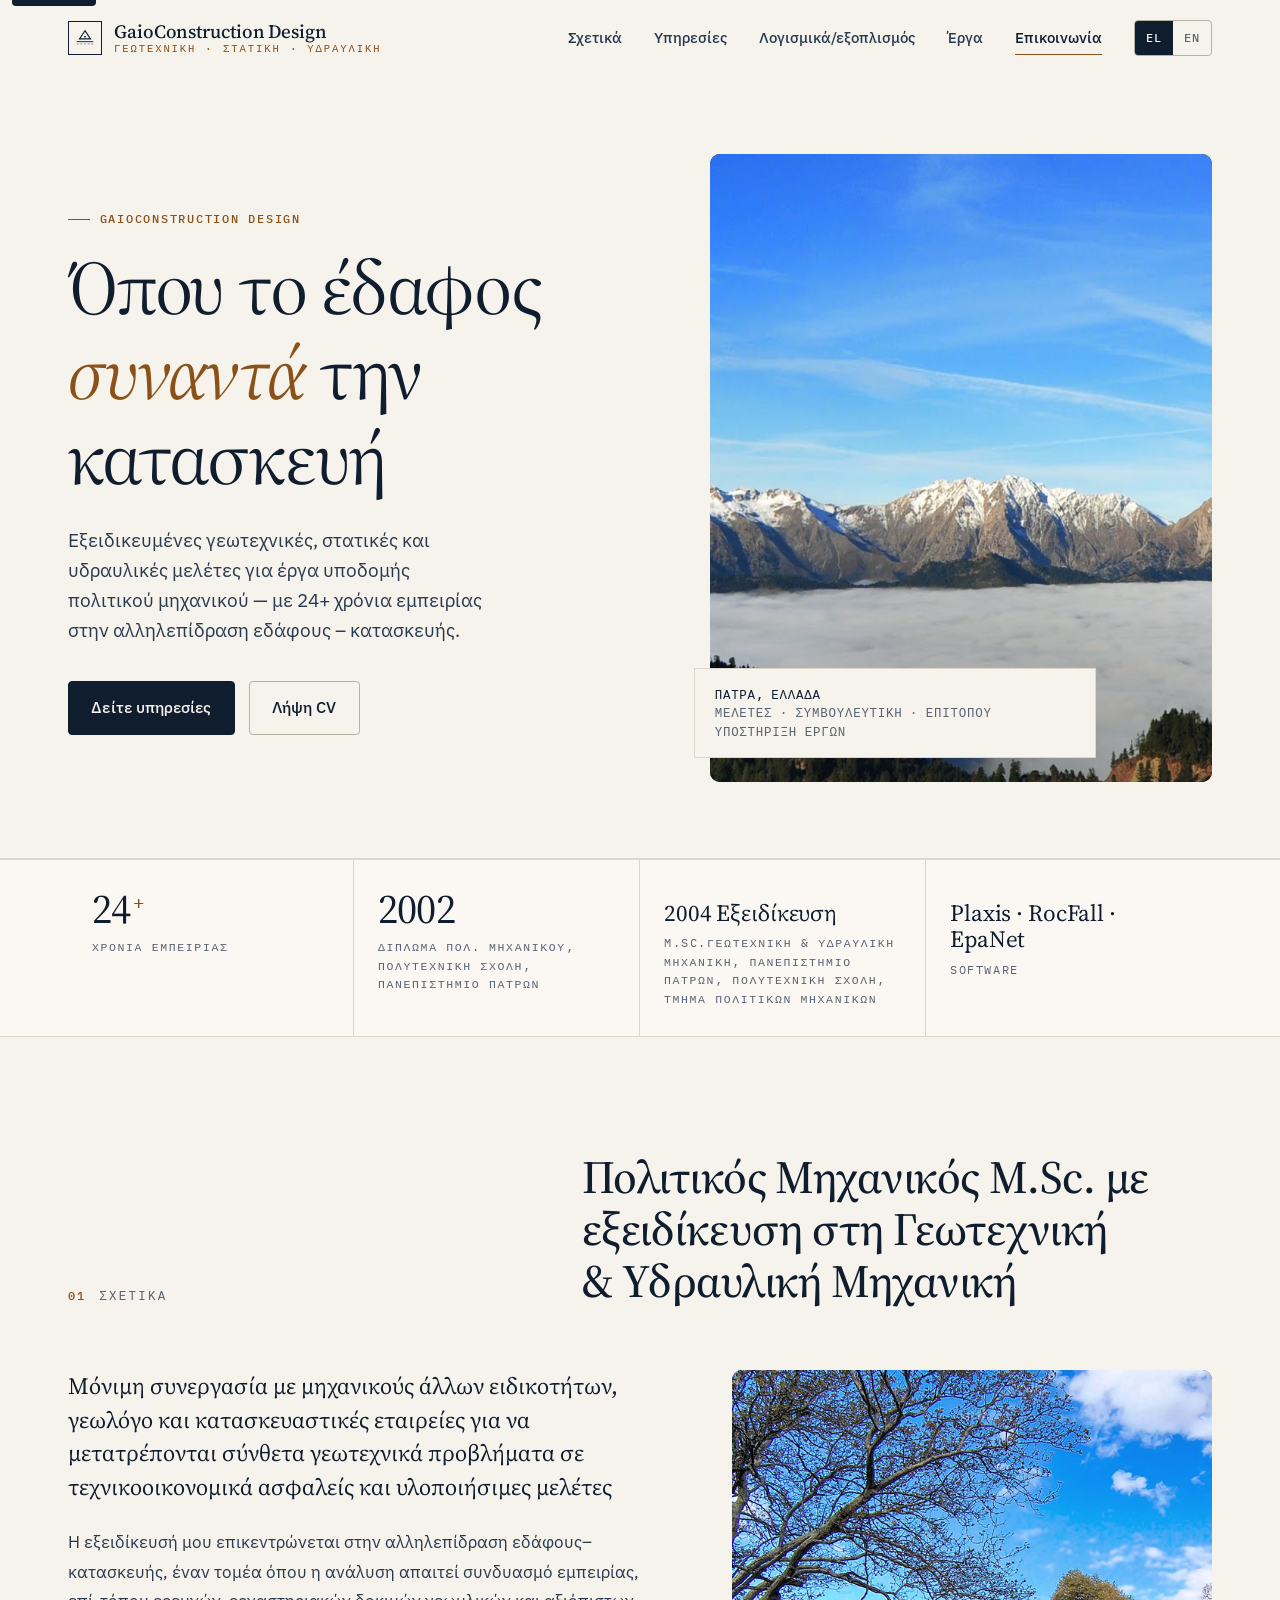
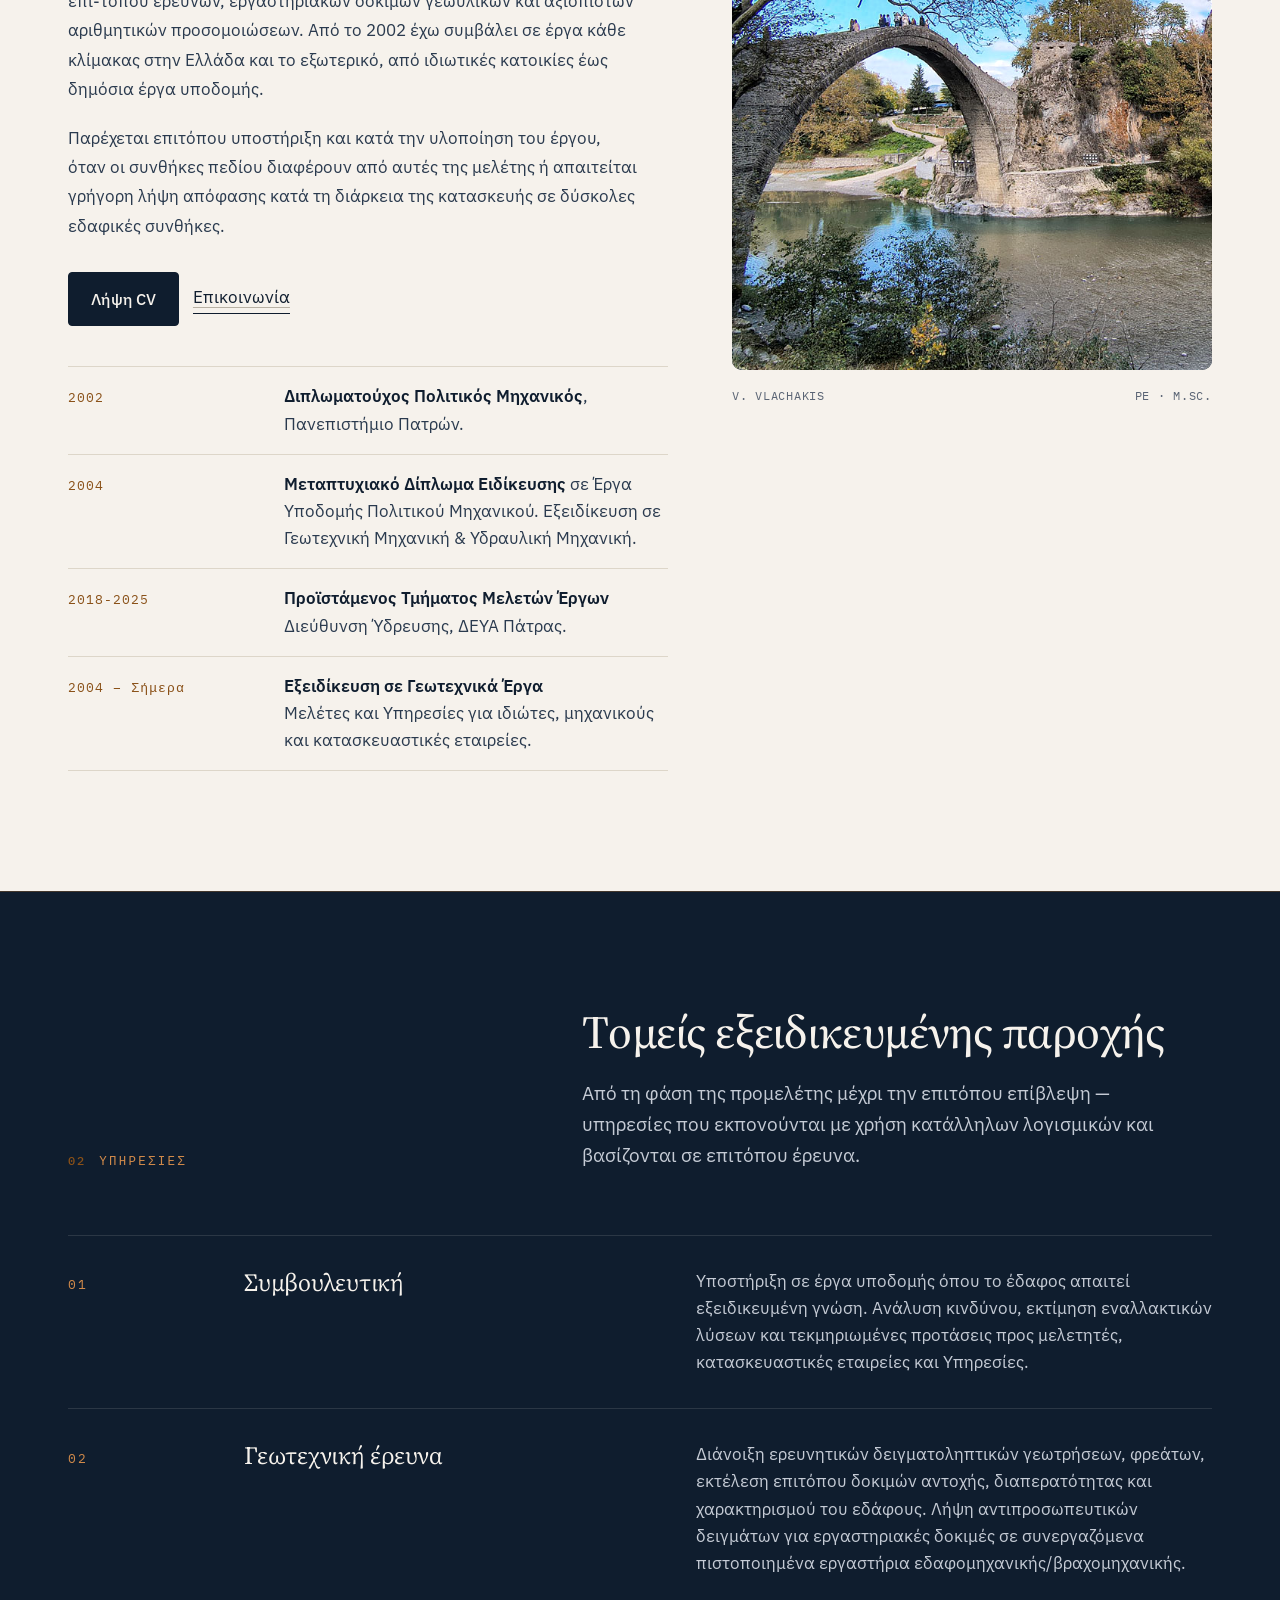
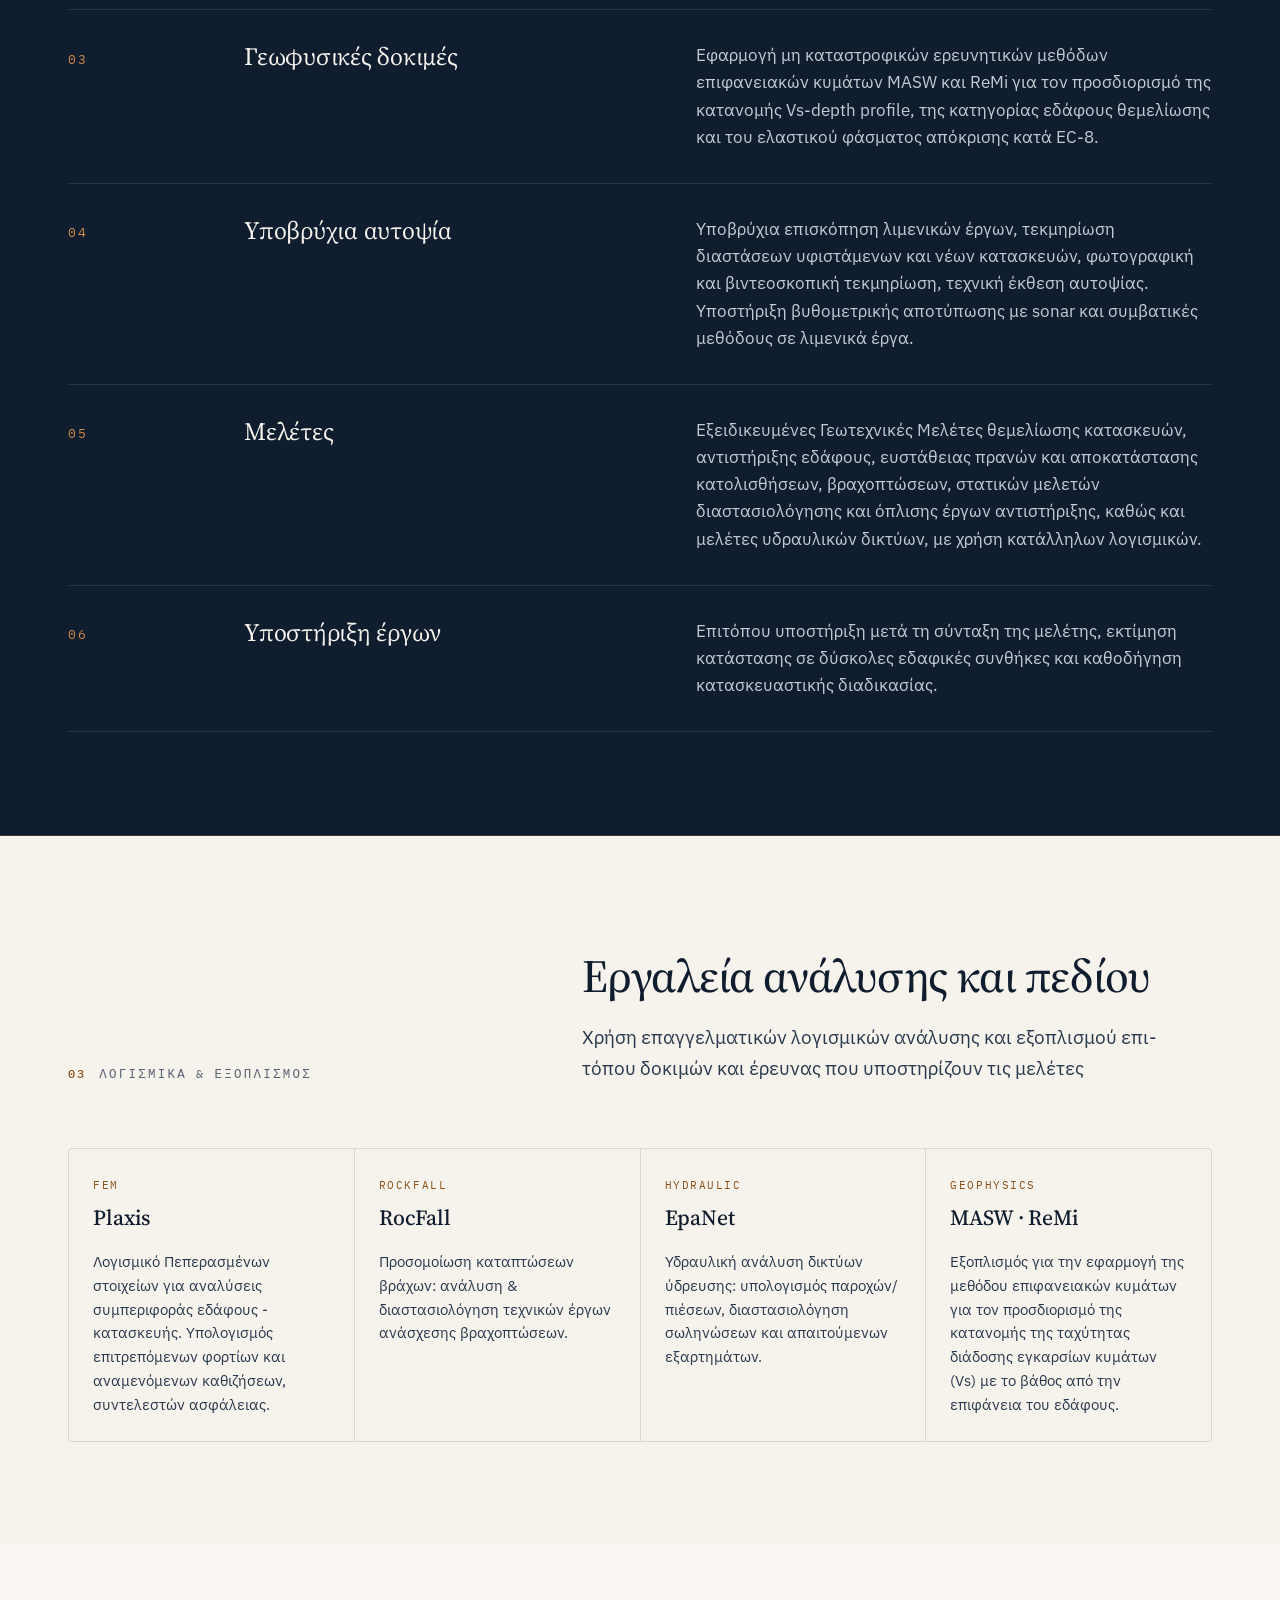
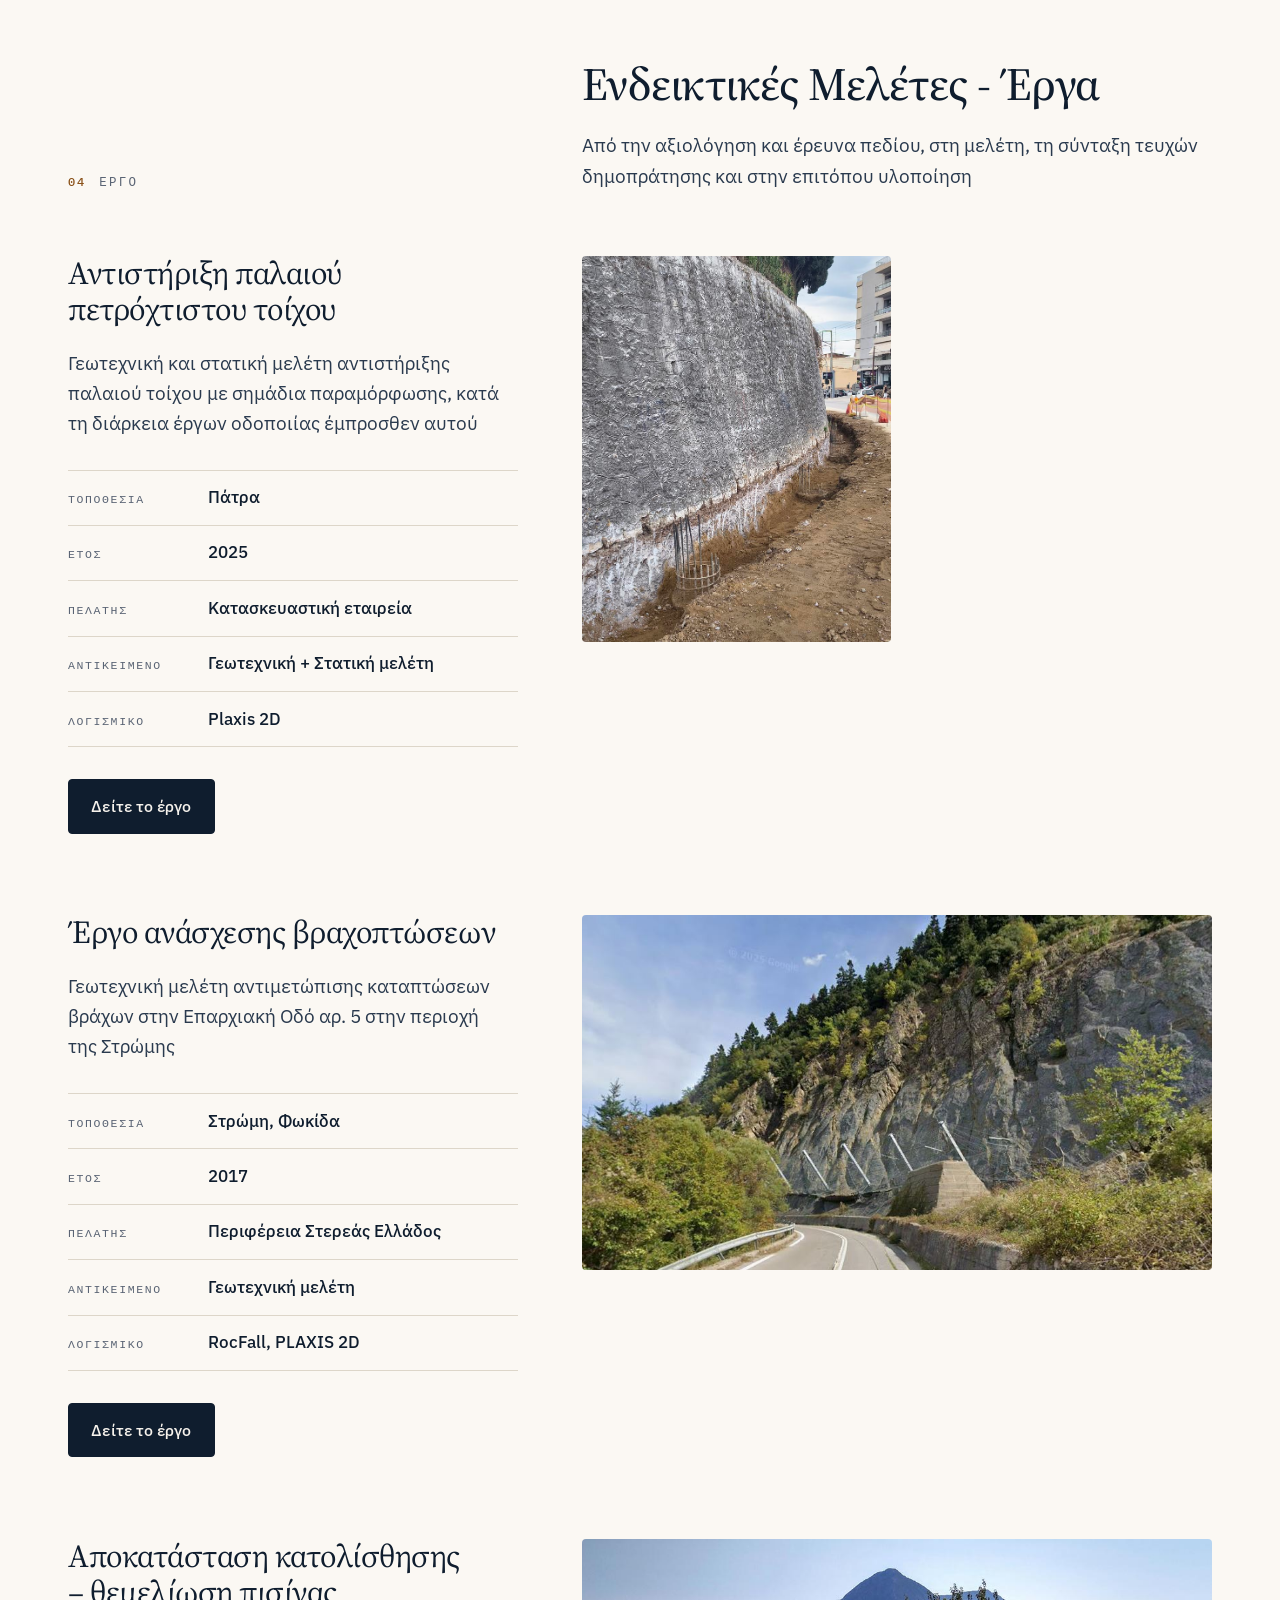
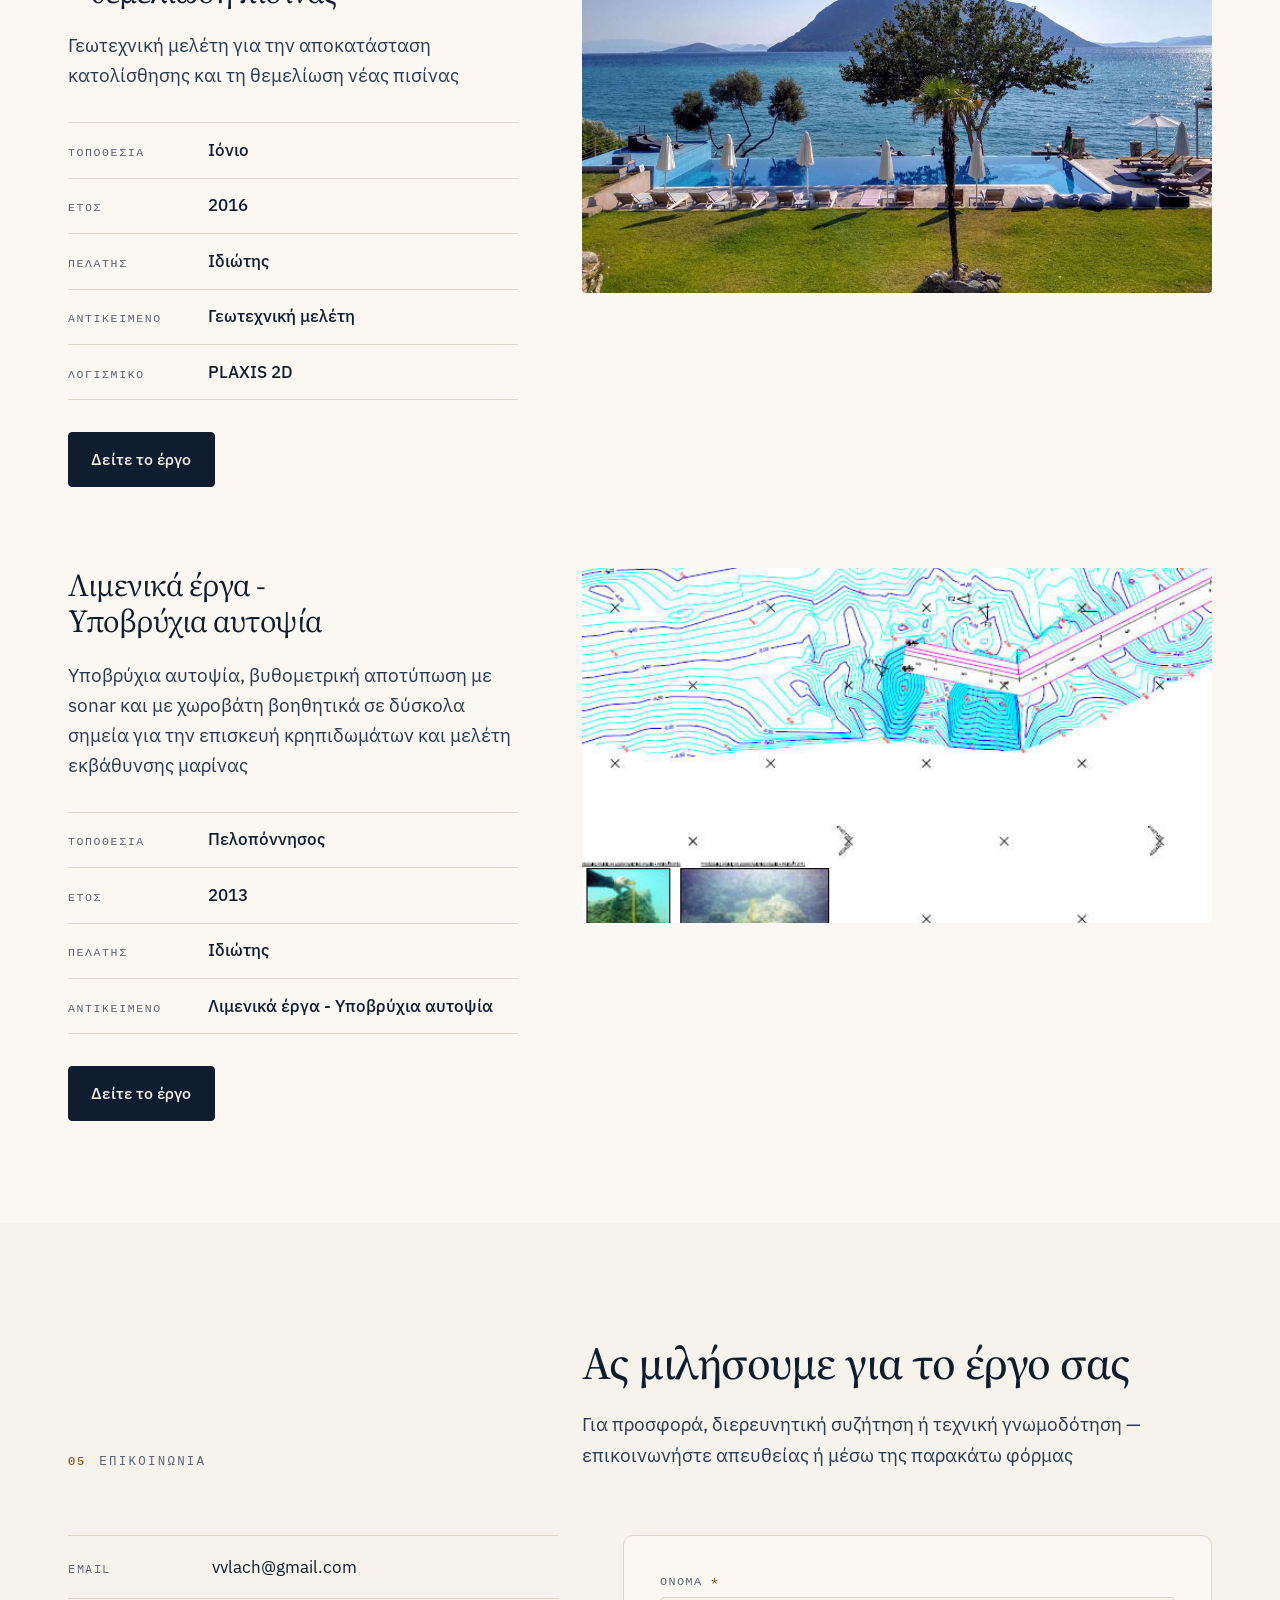
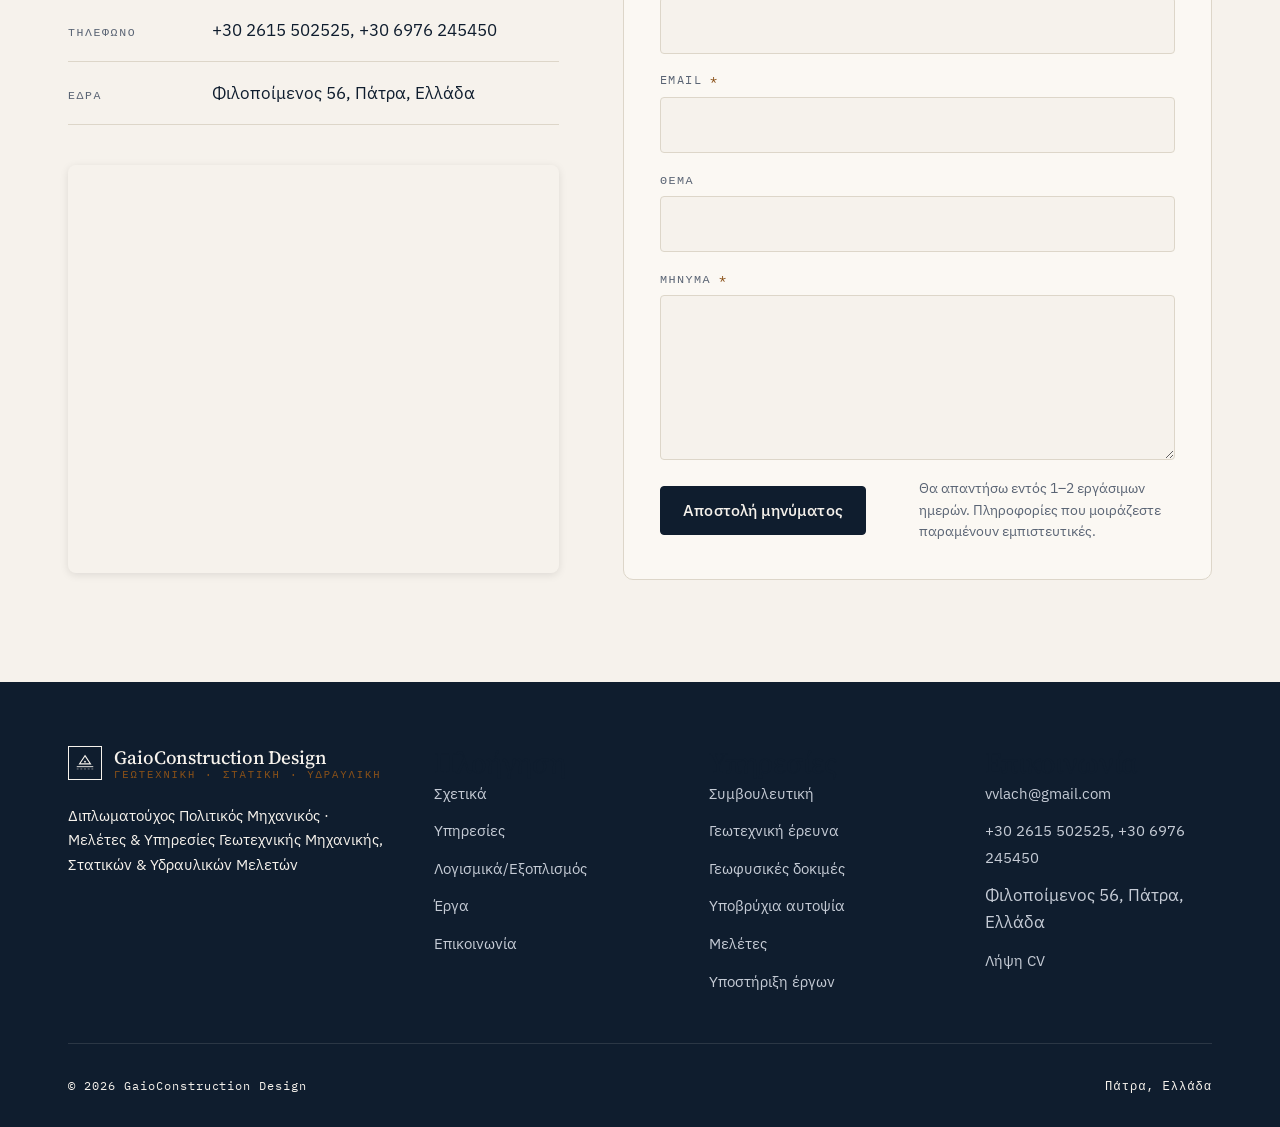
<file: index.html>
<!doctype html>
<html lang="el">
  <head>
    <meta charset="UTF-8" />
    <meta name="viewport" content="width=device-width, initial-scale=1" />
    <meta
      name="description"
      content="GaioConstruction Design — Γεωτεχνικές, στατικές και υδραυλικές μελέτες. Civil engineer specialising in soil-structure interaction. Patras, Greece."
    />
    <meta name="theme-color" content="#0f1d2e" />
    <title>GaioConstruction Design — Γεωτεχνικές Μελέτες · Vlachakis</title>

    <!-- Fonts: Source Serif 4 + IBM Plex Sans + IBM Plex Mono (full Greek support) -->
    <link rel="preconnect" href="https://fonts.googleapis.com" />
    <link rel="preconnect" href="https://fonts.gstatic.com" crossorigin />
    <link
      rel="stylesheet"
      href="https://fonts.googleapis.com/css2?family=IBM+Plex+Mono:wght@400;500&family=IBM+Plex+Sans:wght@400;500;600&family=Source+Serif+4:ital,opsz,wght@0,8..60,400;0,8..60,500;1,8..60,400&display=swap"
    />

    <link rel="stylesheet" href="css/styles.css" />
  </head>
  <body>
    <a class="skip-link" href="#main" data-i18n="nav.home">Αρχική</a>

    <!-- ─── Site header ──────────────────────────────────────────── -->
    <header class="site-header" role="banner">
      <div class="container nav">
        <a class="brand" href="#top" aria-label="GaioConstruction Design — Αρχική">
          <span class="brand-mark" aria-hidden="true">
            <!-- Minimal monogram: G + abstract earth stratum -->
            <svg viewBox="0 0 24 24" fill="none">
              <path d="M3 16h18" stroke="currentColor" stroke-width="1" />
              <path d="M3 18.5h18" stroke="currentColor" stroke-width="0.5" stroke-dasharray="2 2" />
              <path d="M12 4 L18 13 H6 Z" stroke="currentColor" stroke-width="1.2" fill="none" />
              <circle cx="12" cy="10.5" r="1" fill="currentColor" />
            </svg>
          </span>
          <span class="brand-name">
            <span>GaioConstruction Design</span>
            <span data-i18n="brand.tagline">Γεωτεχνική · Στατική · Υδραυλική</span>
          </span>
        </a>

        <ul class="nav-links" id="primary-nav">
          <li><a href="#about" data-i18n="nav.about">Σχετικά</a></li>
          <li><a href="#services" data-i18n="nav.services">Υπηρεσίες</a></li>
          <li><a href="#tools" data-i18n="nav.tools">Λογισμικά/εξοπλισμός</a></li>
          <li><a href="#project" data-i18n="nav.projects">Έργα</a></li>
          <li><a href="#contact" data-i18n="nav.contact">Επικοινωνία</a></li>
        </ul>

        <div class="nav-actions">
          <div class="lang-switch" role="group" aria-label="Language">
            <button data-lang-btn="el" aria-pressed="true">EL</button>
            <button data-lang-btn="en" aria-pressed="false">EN</button>
          </div>
          <button class="nav-toggle" aria-label="Menu" aria-expanded="false" aria-controls="primary-nav">
            <span></span><span></span><span></span>
          </button>
        </div>
      </div>
    </header>

    <main id="main">
      <!-- ─── Hero ──────────────────────────────────────────────────── -->
      <section class="hero" id="top" aria-labelledby="hero-h1">
        <div class="container hero-grid">
          <div class="hero-copy">
            <span class="eyebrow" data-i18n="hero.eyebrow">GaioConstruction Design</span>
            <h1 id="hero-h1">
              <span data-i18n="hero.h1.l1">Όπου το έδαφος</span>
              <span class="accent-word" data-i18n="hero.h1.accent">συναντά</span>
              <span data-i18n="hero.h1.l2">την κατασκευή</span>
            </h1>
            <p class="lead hero-lead" data-i18n="hero.lead">
              Εξειδικευμένες γεωτεχνικές, στατικές και υδραυλικές μελέτες για έργα υποδομής πολιτικού μηχανικού — με 24+ χρόνια εμπειρίας
              στην αλληλεπίδραση εδάφους – κατασκευής.
            </p>
            <div class="hero-actions">
              <a href="#services" class="btn btn-primary" data-i18n="cta.services">
                <span>Δείτε υπηρεσίες</span>
                <span class="arrow" aria-hidden="true"></span>
              </a>
              <a href="assets/cv-vlachakis.pdf" class="btn btn-ghost" download data-i18n="cta.cv">Λήψη CV</a>
            </div>
          </div>

          <div class="hero-media">
            <div class="hero-media-frame">
              <img src="assets/hero-placeholder.jpg" alt="Ορεινό τοπίο πάνω από σύννεφα — Άγραφα" />
            </div>
            <div class="hero-meta">
              <b data-i18n="hero.meta.title">Πάτρα, Ελλάδα</b><br />
              <span data-i18n="hero.meta.sub">Μελέτες · Συμβουλευτική · Επιτόπου υποστήριξη έργων</span>
            </div>
          </div>
        </div>
      </section>

      <!-- ─── Credentials strip ─────────────────────────────────────── -->
      <section class="credentials" aria-label="Credentials">
        <div class="container">
          <div class="credentials-row">
            <div class="cred">
              <div class="cred-num">24<sup>+</sup></div>
              <div class="cred-label" data-i18n="cred.years">Χρόνια εμπειρίας</div>
            </div>
            <div class="cred">
              <div class="cred-num">2002</div>
              <div class="cred-label" data-i18n="cred.education">Δίπλωμα Πολ. Μηχανικού, Πολυτεχνική Σχολή, Πανεπιστήμιο Πατρών</div>
            </div>
            <div class="cred">
              <div class="cred-num serif" style="font-size: 1.45rem; line-height: 1.15; letter-spacing: -0.005em; padding-top: 0.7rem">
                <span data-i18n="cred.specialty.value">2004 Εξειδίκευση</span>
              </div>
              <div class="cred-label" data-i18n="cred.specialty">
                M.Sc. Γεωτεχνική & Υδραυλική Μηχανική, Πανεπιστήμιο Πατρών, Πολυτεχνική Σχολή, Τμήμα Πολιτικών Μηχανικών
              </div>
            </div>
            <div class="cred">
              <div class="cred-num serif" style="font-size: 1.45rem; line-height: 1.15; letter-spacing: -0.005em; padding-top: 0.7rem">
                Plaxis · RocFall · EpaNet
              </div>
              <div class="cred-label">Software</div>
            </div>
          </div>
        </div>
      </section>

      <!-- ─── About ─────────────────────────────────────────────────── -->
      <section class="section" id="about" aria-labelledby="about-h2">
        <div class="container">
          <header class="section-head">
            <div>
              <div class="section-num" data-num="01"><span data-i18n="about.num">Σχετικά</span></div>
            </div>
            <div>
              <h2 id="about-h2" data-i18n="about.h2">Πολιτικός Μηχανικός M.Sc. με εξειδίκευση στη Γεωτεχνική & Υδραυλική Μηχανική</h2>
            </div>
          </header>

          <div class="about-grid">
            <div class="about-body">
              <p class="first-line" data-i18n="about.lead">
                Μόνιμη συνεργασία με μηχανικούς άλλων ειδικοτήτων, γεωλόγο και κατασκευαστικές εταιρείες για να μετατρέπονται σύνθετα
                γεωτεχνικά προβλήματα σε τεχνικοοικονομικά ασφαλείς και υλοποιήσιμες μελέτες
              </p>
              <p data-i18n="about.body">
                Η εξειδίκευσή μου επικεντρώνεται στην αλληλεπίδραση εδάφους–κατασκευής, έναν τομέα όπου η ανάλυση απαιτεί συνδυασμό
                εμπειρίας, επί-τόπου ερευνών, εργαστηριακών δοκιμών γεωυλικών και αξιόπιστων αριθμητικών προσομοιώσεων. Από το 2002 έχω
                συμβάλει σε έργα κάθε κλίμακας στην Ελλάδα και το εξωτερικό, από ιδιωτικές κατοικίες έως δημόσια έργα υποδομής.
              </p>
              <p data-i18n="about.body2">
                Παρέχεται επιτόπου υποστήριξη και κατά την υλοποίηση του έργου, όταν οι συνθήκες πεδίου διαφέρουν από αυτές της μελέτης ή
                απαιτείται γρήγορη λήψη απόφασης κατά τη διάρκεια της κατασκευής σε δύσκολες εδαφικές συνθήκες.
              </p>

              <div class="about-actions">
                <a href="assets/cv-vlachakis.pdf" class="btn btn-primary" download data-i18n="cta.cv">Λήψη CV</a>
                <a href="#contact" class="btn-link" data-i18n="cta.contact">Επικοινωνία</a>
              </div>

              <ul class="bio-list">
                <li>
                  <span class="year" data-i18n="about.bio.0.year">2002</span>
                  <span class="bio-text" data-i18n="about.bio.0.text"><b>Διπλωματούχος Πολιτικός Μηχανικός</b>, Πανεπιστήμιο Πατρών.</span>
                </li>
                <li>
                  <span class="year" data-i18n="about.bio.1.year">2004</span>
                  <span class="bio-text" data-i18n="about.bio.1.text"
                    ><b>Μεταπτυχιακό Δίπλωμα Ειδίκευσης</b> σε Έργα Υποδομής Πολιτικού Μηχανικού. Εξειδίκευση σε Γεωτεχνική Μηχανική &
                    Υδραυλική Μηχανική.</span
                  >
                </li>
                <li>
                  <span class="year" data-i18n="about.bio.2.year">2018 – 2025</span>
                  <span class="bio-text" data-i18n="about.bio.2.text"
                    ><b>Προϊστάμενος Τμήματος Μελετών Έργων</b> <br />
                    Δ/νση Ύδρευσης, ΔΕΥΑ Πάτρας.</span
                  >
                </li>
                <li>
                  <span class="year" data-i18n="about.bio.3.year">2004 – Σήμερα</span>
                  <span class="bio-text" data-i18n="about.bio.3.text"
                    ><b>Εξειδίκευση σε Γεωτεχνικά Έργα</b> <br />
                    Μελέτες και Υπηρεσίες για ιδιώτες, μηχανικούς και κατασκευαστικές εταιρείες.</span
                  >
                </li>
              </ul>
            </div>

            <aside class="portrait" aria-label="Portrait">
              <div class="portrait-frame">
                <img src="assets/about-placeholder.jpg" alt="V. Vlachakis — Civil Engineer" />
              </div>
              <div class="portrait-caption">
                <span data-i18n="about.portrait.caption.l">V. Vlachakis</span>
                <span data-i18n="about.portrait.caption.r">PE · MSc</span>
              </div>
            </aside>
          </div>
        </div>
      </section>

      <!-- ─── Services (dark band) ──────────────────────────────────── -->
      <section class="section services-section" id="services" aria-labelledby="services-h2">
        <div class="container">
          <header class="section-head">
            <div>
              <div class="section-num" data-num="02"><span data-i18n="services.num">Υπηρεσίες</span></div>
            </div>
            <div>
              <h2 id="services-h2" data-i18n="services.h2">Tομείς εξειδικευμένης παροχής</h2>
              <p class="section-intro" data-i18n="services.intro" style="margin-top: 1.25rem">
                Από τη φάση της προμελέτης μέχρι την επιτόπου επίβλεψη — υπηρεσίες που εκπονούνται με χρήση κατάλληλων λογισμικών και
                βασίζονται σε επιτόπου έρευνα.
              </p>
            </div>
          </header>

          <ul class="services-list">
            <li class="service">
              <span class="service-num">01</span>
              <h3 class="service-title" data-i18n="service.1.title">Συμβουλευτική</h3>
              <p class="service-desc" data-i18n="service.1.desc">
                Υποστήριξη σε έργα υποδομής όπου το έδαφος απαιτεί εξειδικευμένη γνώση. Ανάλυση κινδύνου, εκτίμηση εναλλακτικών λύσεων και
                τεκμηριωμένες προτάσεις προς μελετητές, κατασκευαστικές εταιρείες και Υπηρεσίες.
              </p>
            </li>
            <li class="service">
              <span class="service-num">02</span>
              <h3 class="service-title" data-i18n="service.2.title">Γεωτεχνική έρευνα</h3>
              <p class="service-desc" data-i18n="service.2.desc">
                Διάνοιξη ερευνητικών δειγματοληπτικών γεωτρήσεων, φρεάτων, εκτέλεση επιτόπου δοκιμών αντοχής, διαπερατότητας και
                χαρακτηρισμού του εδάφους. Λήψη αντιπροσωπευτικών δειγμάτων για εργαστηριακές δοκιμές σε συνεργαζόμενα πιστοποιημένα
                εργαστήρια εδαφομηχανικής/βραχομηχανικής.
              </p>
            </li>
            <li class="service">
              <span class="service-num">03</span>
              <h3 class="service-title" data-i18n="service.3.title">Γεωφυσικές δοκιμές</h3>
              <p class="service-desc" data-i18n="service.3.desc">
                Εφαρμογή μη καταστροφικών ερευνητικών μεθόδων επιφανειακών κυμάτων MASW και ReMi για τον προσδιορισμό της κατανομής Vs-depth
                profile, της κατηγορίας εδάφους θεμελίωσης και του ελαστικού φάσματος απόκρισης κατά EC-8.
              </p>
            </li>
            <li class="service">
              <span class="service-num">04</span>
              <h3 class="service-title" data-i18n="service.4.title">Υποβρύχια αυτοψία</h3>
              <p class="service-desc" data-i18n="service.4.desc">
                Υποβρύχια επισκόπηση λιμενικών έργων, τεκμηρίωση διαστάσεων υφιστάμενων και νέων κατασκευών, φωτογραφική και βιντεοσκοπική
                τεκμηρίωση, τεχνική έκθεση αυτοψίας. Υποστήριξη βυθομετρικής αποτύπωσης με sonar και συμβατικές μεθόδους σε λιμενικά έργα.
              </p>
            </li>
            <li class="service">
              <span class="service-num">05</span>
              <h3 class="service-title" data-i18n="service.5.title">Μελέτες</h3>
              <p class="service-desc" data-i18n="service.5.desc">
                Εξειδικευμένες Γεωτεχνικές Μελέτες θεμελίωσης κατασκευών, αντιστήριξης εδάφους, ευστάθειας πρανών και αποκατάστασης
                κατολισθήσεων, βραχοπτώσεων, στατικών μελέτων διαστασιολόγησης και όπλισης έργων αντιστήριξης, καθώς και μελέτες υδραυλικών
                δικτύων, με χρήση κατάλληλων λογισμικών.
              </p>
            </li>
            <li class="service">
              <span class="service-num">06</span>
              <h3 class="service-title" data-i18n="service.6.title">Υποστήριξη έργων</h3>
              <p class="service-desc" data-i18n="service.6.desc">
                Επιτόπου υποστήριξη μετά τη σύνταξη της μελέτης, εκτίμηση κατάστασης σε δύσκολες εδαφικές συνθήκες και καθοδήγηση
                κατασκευαστικής διαδικασίας.
              </p>
            </li>
          </ul>
        </div>
      </section>

      <!-- ─── Tools / Software ──────────────────────────────────────── -->
      <section class="section" id="tools" aria-labelledby="tools-h2">
        <div class="container">
          <header class="section-head">
            <div>
              <div class="section-num" data-num="03"><span data-i18n="tools.num">Λογισμικά & εξοπλισμός</span></div>
            </div>
            <div>
              <h2 id="tools-h2" data-i18n="tools.h2">Εργαλεία ανάλυσης και πεδίου</h2>
              <p class="section-intro" data-i18n="tools.intro" style="margin-top: 1.25rem">
                Χρήση επαγγελματικών λογισμικών ανάλυσης και εξοπλισμού επι-τόπου δοκιμών και έρευνας που υποστηρίζουν τις μελέτες
              </p>
            </div>
          </header>

          <div class="expertise-grid">
            <div class="tool">
              <span class="tool-tag">FEM</span>
              <div class="tool-name">Plaxis</div>
              <p class="tool-desc" data-i18n="tool.plaxis.desc">
                Λογισμικό Πεπερασμένων στοιχείων για αναλύσεις συμπεριφοράς εδάφους - κατασκευής. Υπολογισμός επιτρεπόμενων φορτίων και
                αναμενόμενων καθιζήσεων, υπολογισμός συντελεστών ασφάλειας.
              </p>
            </div>
            <div class="tool">
              <span class="tool-tag">Rockfall</span>
              <div class="tool-name">RocFall</div>
              <p class="tool-desc" data-i18n="tool.rocfall.desc">
                Προσομοίωση καταπτώσεων βράχων: ανάλυση & διαστασιολόγηση τεχνικών έργων ανάσχεσης βραχοπτώσεων.
              </p>
            </div>
            <div class="tool">
              <span class="tool-tag">Hydraulic</span>
              <div class="tool-name">EpaNet</div>
              <p class="tool-desc" data-i18n="tool.epanet.desc">
                Υδραυλική ανάλυση δικτύων ύδρευσης: υπολογισμός παροχών/πιέσεων, διαστασιολόγηση σωληνώσεων και απαιτούμενων εξαρτημάτων.
              </p>
            </div>
            <div class="tool">
              <span class="tool-tag">Geophysics</span>
              <div class="tool-name">MASW · ReMi</div>
              <p class="tool-desc" data-i18n="tool.masw.desc">
                Εξοπλισμός για την εφαρμογή της μεθόδου επιφανειακών κυμάτων για τον προσδιορισμό του Vs-depth profile.
              </p>
            </div>
          </div>
        </div>
      </section>

      <!-- ─── Featured project ──────────────────────────────────────── -->
      <section class="section project-section" id="project" aria-labelledby="project-h3">
        <div class="container">
          <header class="section-head">
            <div>
              <div class="section-num" data-num="04"><span data-i18n="projects.num">Έργο</span></div>
            </div>
            <div>
              <h2 data-i18n="projects.h2">Ενδεικτικές Μελέτες - Έργα</h2>
              <p class="section-intro" data-i18n="projects.intro" style="margin-top: 1.25rem">
                Επιλεγμένα παραδείγματα της προσέγγισης: από την αξιολόγηση και έρευνα πεδίου στη μελέτη, σύνταξη τευχών δημοπράτησης και
                στην επιτόπου υλοποίηση.
              </p>
            </div>
          </header>

          <div class="project-feature">
            <div class="project-meta">
              <h3 id="project1-h3" data-i18n="project.1.title">Αντιστήριξη παλαιού πετρόχτιστου τοίχου</h3>
              <p class="lead" data-i18n="project.1.lead">
                Γεωτεχνική και στατική μελέτη αντιστήριξης παλαιού τοίχου με σημάδια παραμόρφωσης, κατά τη διάρκεια έργων οδοποιίας
                έμπροσθεν αυτού
              </p>

              <ul class="project-facts">
                <li>
                  <span class="label" data-i18n="project1.label.loc">Τοποθεσία</span>
                  <span class="value" data-i18n="project.1.location">Πάτρα</span>
                </li>
                <li>
                  <span class="label" data-i18n="project1.label.year">Έτος</span>
                  <span class="value" data-i18n="project.1.year">2025</span>
                </li>
                <li>
                  <span class="label" data-i18n="project1.label.client">Πελάτης</span>
                  <span class="value" data-i18n="project.1.client">Κατασκευαστική εταιρεία</span>
                </li>
                <li>
                  <span class="label" data-i18n="project1.label.scope">Αντικείμενο</span>
                  <span class="value" data-i18n="project.1.scope">Γεωτεχνική + Στατική μελέτη</span>
                </li>
                <li>
                  <span class="label" data-i18n="project1.label.tools">Λογισμικό</span>
                  <span class="value">Plaxis 2D</span>
                </li>
              </ul>

              <div class="project-cta">
                <a
                  href="stabilisation-retaining-wall.html"
                  class="btn btn-primary"
                  data-i18n="cta.viewProject"
                  aria-label="View project: Stabilisation of an old stone retaining wall"
                >
                  <span>Δείτε το έργο</span>
                  <span class="arrow" aria-hidden="true"></span>
                </a>
              </div>
            </div>

            <div class="project-gallery" aria-label="Project photography">
              <div class="img img-b"><img src="assets/project1-2.jpg" alt="Άποψη του υφιστάμενου τοίχου" loading="lazy" /></div>
            </div>
          </div>

          <br />
          <br />
          <br />
          <div class="project-feature">
            <div class="project-meta">
              <h3 id="project2-h3" data-i18n="project.2.title">Έργα ανάσχεσης βραχοπτώσεων</h3>
              <p class="lead" data-i18n="project.2.lead">
                Γεωτεχνική μελέτη αντιμετώπισης καταπτώσεων βράχων στην Επαρχιακή Οδό αρ. 5 στην περιοχή της Στρώμης
              </p>

              <ul class="project-facts">
                <li>
                  <span class="label" data-i18n="project2.label.loc">Τοποθεσία</span>
                  <span class="value" data-i18n="project.2.location">Στρώμη, Φωκίδα</span>
                </li>
                <li>
                  <span class="label" data-i18n="project2.label.year">Έτος</span>
                  <span class="value" data-i18n="project.2.year">2017</span>
                </li>
                <li>
                  <span class="label" data-i18n="project2.label.client">Πελάτης</span>
                  <span class="value" data-i18n="project.2.client">Περιφέρεια Στερεάς Ελλάδος</span>
                </li>
                <li>
                  <span class="label" data-i18n="project2.label.scope">Αντικείμενο</span>
                  <span class="value" data-i18n="project.2.scope">Γεωτεχνική μελέτη</span>
                </li>
                <li>
                  <span class="label" data-i18n="project2.label.tools">Λογισμικό</span>
                  <span class="value" data-i18n="project.2.tools">RocFall, PLAXIS 2D</span>
                </li>
              </ul>

              <div class="project-cta">
                <a
                  href="rockfall-retention-works.html"
                  class="btn btn-primary"
                  data-i18n="cta.viewProject"
                  aria-label="View project: Rockfall retention works"
                >
                  <span>Δείτε το έργο</span>
                  <span class="arrow" aria-hidden="true"></span>
                </a>
              </div>
            </div>

            <div class="project-gallery" aria-label="Project photography">
              <div class="img img-a">
                <img src="assets/project2-6.JPG" alt="Άποψη ολοκληρωμένου έργου - φράκτες, οπλισμένο επίχωμα" loading="lazy" />
              </div>
            </div>
          </div>
          <br />
          <br />
          <br />
          <div class="project-feature">
            <div class="project-meta">
              <h3 id="project3-h3" data-i18n="project.3.title">Αποκατάσταση κατολίσθησης – θεμελίωση κολυμβητικής δεξαμενής</h3>
              <p class="lead" data-i18n="project.3.lead">
                Γεωτεχνική έρευνα και μελέτη για την αποκατάσταση κατολίσθησης και τη θεμελίωση νέας κολυμβητικής δεξαμενής
              </p>

              <ul class="project-facts">
                <li>
                  <span class="label" data-i18n="project3.label.loc">Τοποθεσία</span>
                  <span class="value" data-i18n="project.3.location">Ιόνιο</span>
                </li>
                <li>
                  <span class="label" data-i18n="project3.label.year">Έτος</span>
                  <span class="value" data-i18n="project.3.year">2016</span>
                </li>
                <li>
                  <span class="label" data-i18n="project3.label.client">Πελάτης</span>
                  <span class="value" data-i18n="project.3.client">Ιδιώτης</span>
                </li>
                <li>
                  <span class="label" data-i18n="project3.label.scope">Αντικείμενο</span>
                  <span class="value" data-i18n="project.3.scope">Γεωτεχνική μελέτη</span>
                </li>
                <li>
                  <span class="label" data-i18n="project3.label.tools">Λογισμικό</span>
                  <span class="value" data-i18n="project.3.tools">PLAXIS 2D</span>
                </li>
              </ul>

              <div class="project-cta">
                <a
                  href="landslide-pisina.html?lang=el"
                  class="btn btn-primary"
                  data-lang-link
                  data-i18n="cta.viewProject"
                  data-i18n-attr="aria-label:project.3.ctaLabel"
                >
                  <span>Δείτε το έργο</span>
                  <span class="arrow" aria-hidden="true"></span>
                </a>
              </div>
            </div>

            <div class="project-gallery" aria-label="Project photography">
              <div class="img img-a">
                <img
                  src="assets/project3-placeholder.jpg"
                  alt="Άποψη ολοκληρωμένου έργου πισίνας μετά την αποκατάσταση κατολίσθησης"
                  data-i18n-attr="alt:project.3.imageAlt"
                  loading="lazy"
                />
              </div>
            </div>
          </div>
          <br />
          <br />
          <br />
          <div class="project-feature">
            <div class="project-meta">
              <h3 id="project4-h3" data-i18n="project.4.title">Λιμενικά έργα - Υποβρύχια αυτοψία</h3>
              <p class="lead" data-i18n="project.4.lead">
                Υποβρύχια αυτοψία, βυθομετρική αποτύπωση με sonar και με χωροβάτη βοηθητικά σε δύσκολα σημεία για την επισκευή κρηπιδωμάτων
                και μελέτη εκβάθυνσης μαρίνας
              </p>

              <ul class="project-facts">
                <li>
                  <span class="label" data-i18n="project4.label.loc">Τοποθεσία</span>
                  <span class="value" data-i18n="project.4.location">Πελοπόννησος</span>
                </li>
                <li>
                  <span class="label" data-i18n="project4.label.year">Έτος</span>
                  <span class="value" data-i18n="project.4.year">2013</span>
                </li>
                <li>
                  <span class="label" data-i18n="project4.label.client">Πελάτης</span>
                  <span class="value" data-i18n="project.4.client">Ιδιώτης</span>
                </li>
                <li>
                  <span class="label" data-i18n="project4.label.scope">Αντικείμενο</span>
                  <span class="value" data-i18n="project.4.scope">Λιμενικά έργα - Υποβρύχια αυτοψία</span>
                </li>
              </ul>

              <div class="project-cta">
                <a
                  href="marine-works.html?lang=el"
                  class="btn btn-primary"
                  data-lang-link
                  data-i18n="cta.viewProject"
                  data-i18n-attr="aria-label:project.4.ctaLabel"
                >
                  <span>Δείτε το έργο</span>
                  <span class="arrow" aria-hidden="true"></span>
                </a>
              </div>
            </div>

            <div class="project-gallery" aria-label="Project photography">
              <div class="img img-a">
                <img
                  src="assets/project4-1.jpg"
                  alt="Αποτέλεσμα αυτοψίας - Βυθομέτρησης"
                  data-i18n-attr="alt:project.4.imageAlt"
                  loading="lazy"
                />
              </div>
            </div>
          </div>
        </div>
      </section>

      <!-- ─── Contact ───────────────────────────────────────────────── -->
      <section class="section" id="contact" aria-labelledby="contact-h2">
        <div class="container">
          <header class="section-head">
            <div>
              <div class="section-num" data-num="05"><span data-i18n="contact.num">Επικοινωνία</span></div>
            </div>
            <div>
              <h2 id="contact-h2" data-i18n="contact.h2">Ας μιλήσουμε για το έργο σας</h2>
              <p class="section-intro" data-i18n="contact.intro" style="margin-top: 1.25rem">
                Για προσφορά, διερευνητική συζήτηση ή τεχνική γνωμοδότηση — επικοινωνήστε απευθείας ή μέσω της φόρμας.
              </p>
            </div>
          </header>

          <div class="contact-grid">
            <div class="contact-info">
              <dl>
                <div class="row">
                  <dt data-i18n="contact.info.email">Email</dt>
                  <dd><a href="mailto:vvlach@gmail.com">vvlach@gmail.com</a></dd>
                </div>
                <div class="row">
                  <dt data-i18n="contact.info.phone">Τηλέφωνο</dt>
                  <dd><a href="tel:+302615502525, +306976245450">+30 2615 502525, +30 6976 245450</a></dd>
                </div>
                <div class="row">
                  <dt data-i18n="contact.info.location">Έδρα</dt>
                  <dd data-i18n="contact.location.value">Φιλοποίμενος 56, Πάτρα, Ελλάδα</dd>
                </div>

                <!-- <div class="row">
                  <dt data-i18n="contact.info.hours">Ώρες</dt>
                  <dd data-i18n="contact.hours.value">Δευ–Παρ · 09:00–18:00</dd>
                </div> -->
              </dl>

              <div
                class="map-container"
                style="margin-top: 2.5rem; border-radius: 0.5rem; overflow: hidden; box-shadow: 0 2px 8px rgba(0, 0, 0, 0.1)"
              >
                <iframe
                  src="https://www.google.com/maps/embed?pb=!1m18!1m12!1m3!1d3782.294320817567!2d21.731611776372997!3d38.24351848501981!2m3!1f0!2f0!3f0!3m2!1i1024!2i768!4f13.1!3m3!1m2!1s0x135e49de8415cb81%3A0x58b68558d9da420e!2zzqbOuc67zr_PgM6_zq_OvM61zr3Ov8-CIDU2LCDOoM6sz4TPgc6xIDI2MiAyMQ!5e1!3m2!1sel!2sgr!4v1781080372397!5m2!1sel!2sgr"
                  width="100%"
                  height="400"
                  style="border: 0"
                  allowfullscreen=""
                  loading="lazy"
                  referrerpolicy="no-referrer-when-downgrade"
                ></iframe>
              </div>
            </div>

            <form id="contact-form" class="form" novalidate>
              <div class="field">
                <label for="cf-name"><span data-i18n="form.name">Όνομα</span> <span class="req" aria-hidden="true">*</span></label>
                <input id="cf-name" type="text" name="name" required autocomplete="name" />
              </div>
              <div class="field">
                <label for="cf-email"><span data-i18n="form.email">Email</span> <span class="req" aria-hidden="true">*</span></label>
                <input id="cf-email" type="email" name="email" required autocomplete="email" />
              </div>
              <div class="field">
                <label for="cf-subject"><span data-i18n="form.subject">Θέμα</span></label>
                <input id="cf-subject" type="text" name="subject" />
              </div>
              <div class="field">
                <label for="cf-message"><span data-i18n="form.message">Μήνυμα</span> <span class="req" aria-hidden="true">*</span></label>
                <textarea id="cf-message" name="message" required rows="5"></textarea>
              </div>
              <div class="form-actions">
                <button type="submit" class="btn btn-primary" data-i18n="cta.send">
                  <span>Αποστολή μηνύματος</span>
                  <span class="arrow" aria-hidden="true"></span>
                </button>
                <p class="form-note" data-i18n="form.note">
                  Θα απαντήσω εντός 1–2 εργάσιμων ημερών. Πληροφορίες που μοιράζεστε παραμένουν εμπιστευτικές.
                </p>
              </div>
              <p
                class="form-feedback mono"
                role="status"
                aria-live="polite"
                hidden
                style="margin-top: 1rem; color: var(--sage); font-size: 0.9rem"
              ></p>
            </form>
          </div>
        </div>
      </section>
    </main>

    <!-- ─── Footer ────────────────────────────────────────────────── -->
    <footer class="site-footer" role="contentinfo">
      <div class="container">
        <div class="footer-grid">
          <div class="footer-brand">
            <a class="brand" href="#top">
              <span class="brand-mark" aria-hidden="true">
                <svg viewBox="0 0 24 24" fill="none">
                  <path d="M3 16h18" stroke="currentColor" stroke-width="1" />
                  <path d="M3 18.5h18" stroke="currentColor" stroke-width="0.5" stroke-dasharray="2 2" />
                  <path d="M12 4 L18 13 H6 Z" stroke="currentColor" stroke-width="1.2" fill="none" />
                  <circle cx="12" cy="10.5" r="1" fill="currentColor" />
                </svg>
              </span>
              <span class="brand-name">
                <span>GaioConstruction Design</span>
                <span data-i18n="brand.tagline">Γεωτεχνική · Στατική · Υδραυλική</span>
              </span>
            </a>
            <p data-i18n="foot.about">
              Διπλωματούχος Πολιτικός Μηχανικός M.Sc. · Μελέτες & Yπηρεσίες Γεωτεχνικής Μηχανικής, Στατικών & Υδραυλικών Μελετών
            </p>
          </div>

          <div class="footer-col">
            <h3 data-i18n="foot.col1">Πλοήγηση</h3>
            <ul>
              <li><a href="#about" data-i18n="nav.about">Σχετικά</a></li>
              <li><a href="#services" data-i18n="nav.services">Υπηρεσίες</a></li>
              <li><a href="#software/equipment" data-i18n="nav.software/equipment">Λογισμικά/Εξοπλισμός</a></li>
              <li><a href="#project" data-i18n="nav.projects">Έργα</a></li>
              <li><a href="#contact" data-i18n="nav.contact">Επικοινωνία</a></li>
            </ul>
          </div>

          <div class="footer-col">
            <h3 data-i18n="foot.col2">Υπηρεσίες</h3>
            <ul>
              <li><a href="#services" data-i18n="service.1.title">Συμβουλευτική</a></li>
              <li><a href="#services" data-i18n="service.2.title">Γεωτεχνική έρευνα</a></li>
              <li><a href="#services" data-i18n="service.3.title">Γεωφυσική έρευνα</a></li>
              <li><a href="#services" data-i18n="service.4.title">Υποβρύχια αυτοψία</a></li>
              <li><a href="#services" data-i18n="service.5.title">Μελέτες</a></li>
              <li><a href="#services" data-i18n="service.6.title">Υποστήριξη έργων</a></li>
            </ul>
          </div>

          <div class="footer-col">
            <h3 data-i18n="foot.col3">Επικοινωνία</h3>
            <ul>
              <li><a href="mailto:vvlach@gmail.com">vvlach@gmail.com</a></li>
              <li><a href="tel:+302615502525, +306976245450">+30 2615 502525, +30 6976 245450</a></li>
              <li><span data-i18n="contact.location.value">Πάτρα, Ελλάδα</span></li>
              <li><a href="assets/cv-vlachakis.pdf" download data-i18n="cta.cv">Λήψη CV</a></li>
            </ul>
          </div>
        </div>

        <div class="footer-base">
          <span data-i18n="foot.copy">© 2026 GaioConstruction Design</span>
          <span data-i18n="foot.built">Πάτρα, Ελλάδα</span>
        </div>
      </div>
    </footer>

    <script src="js/app.js"></script>
  </body>
</html>
</file>
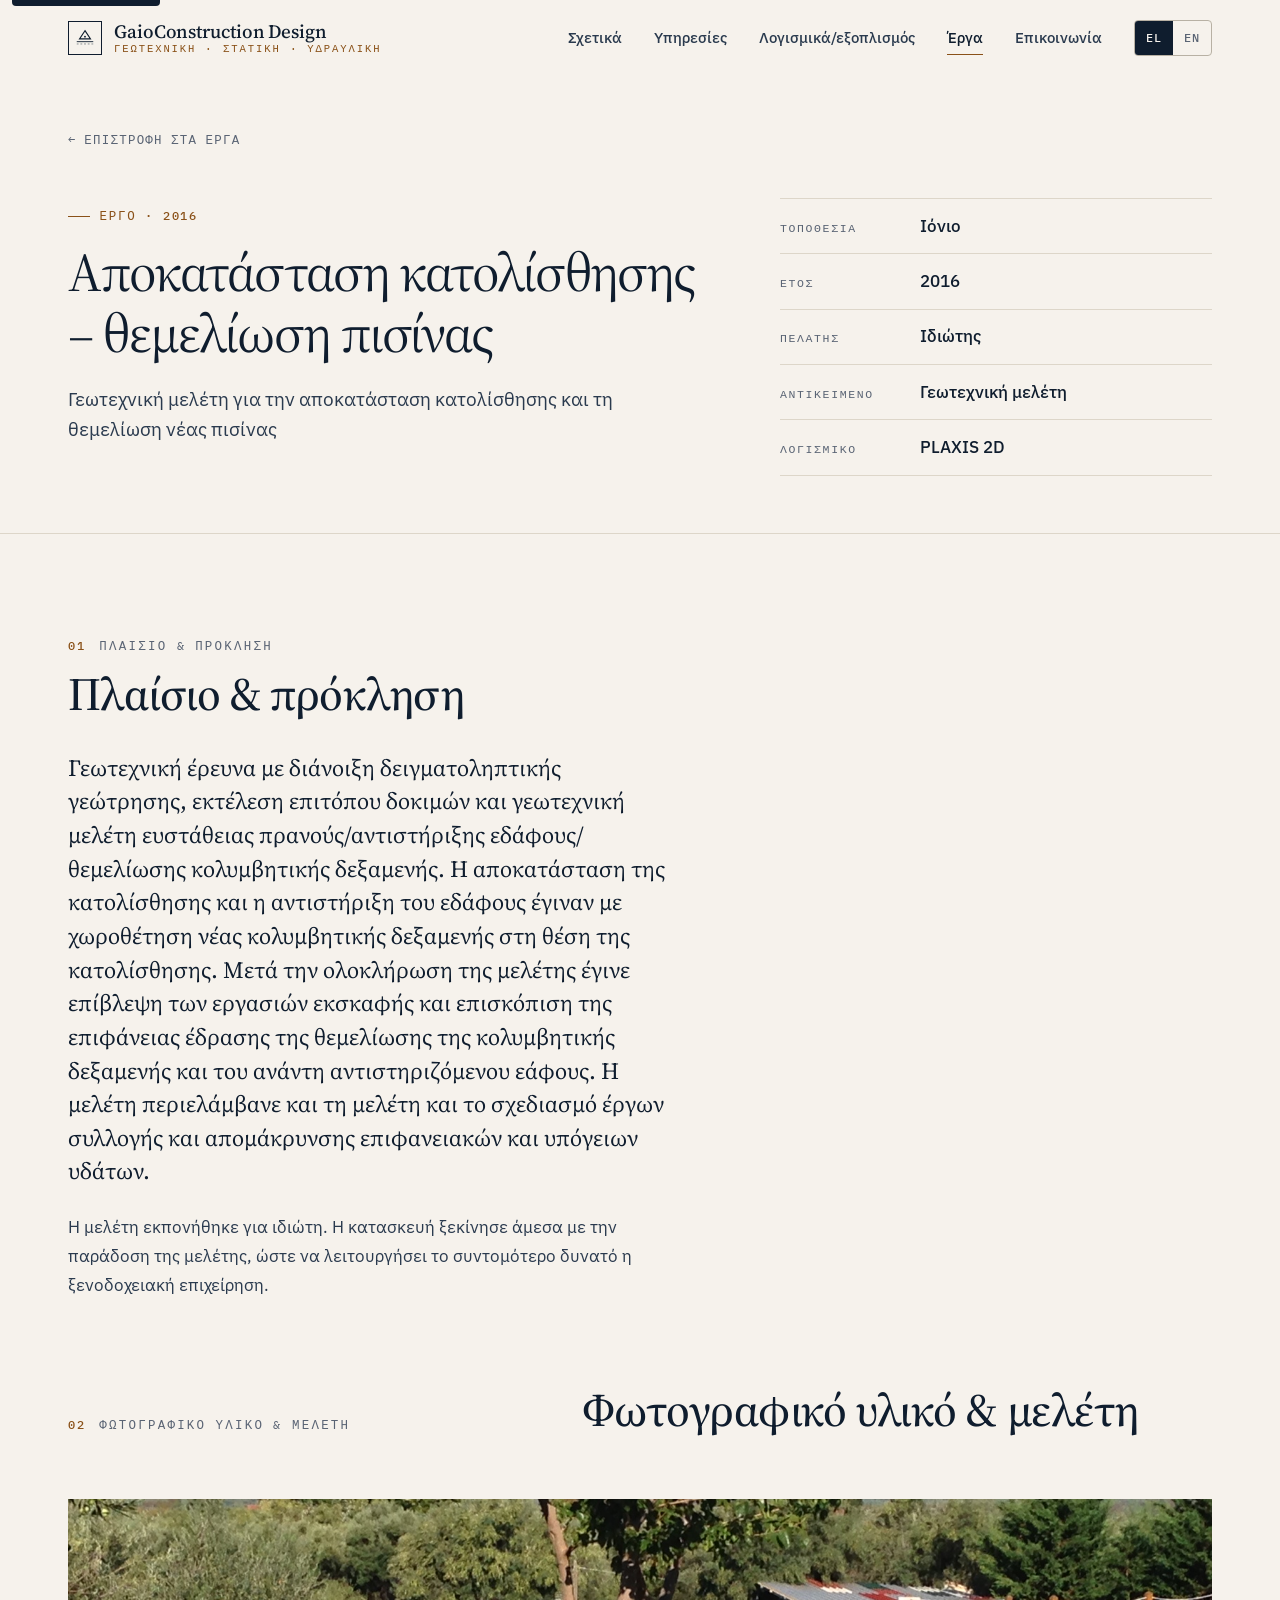
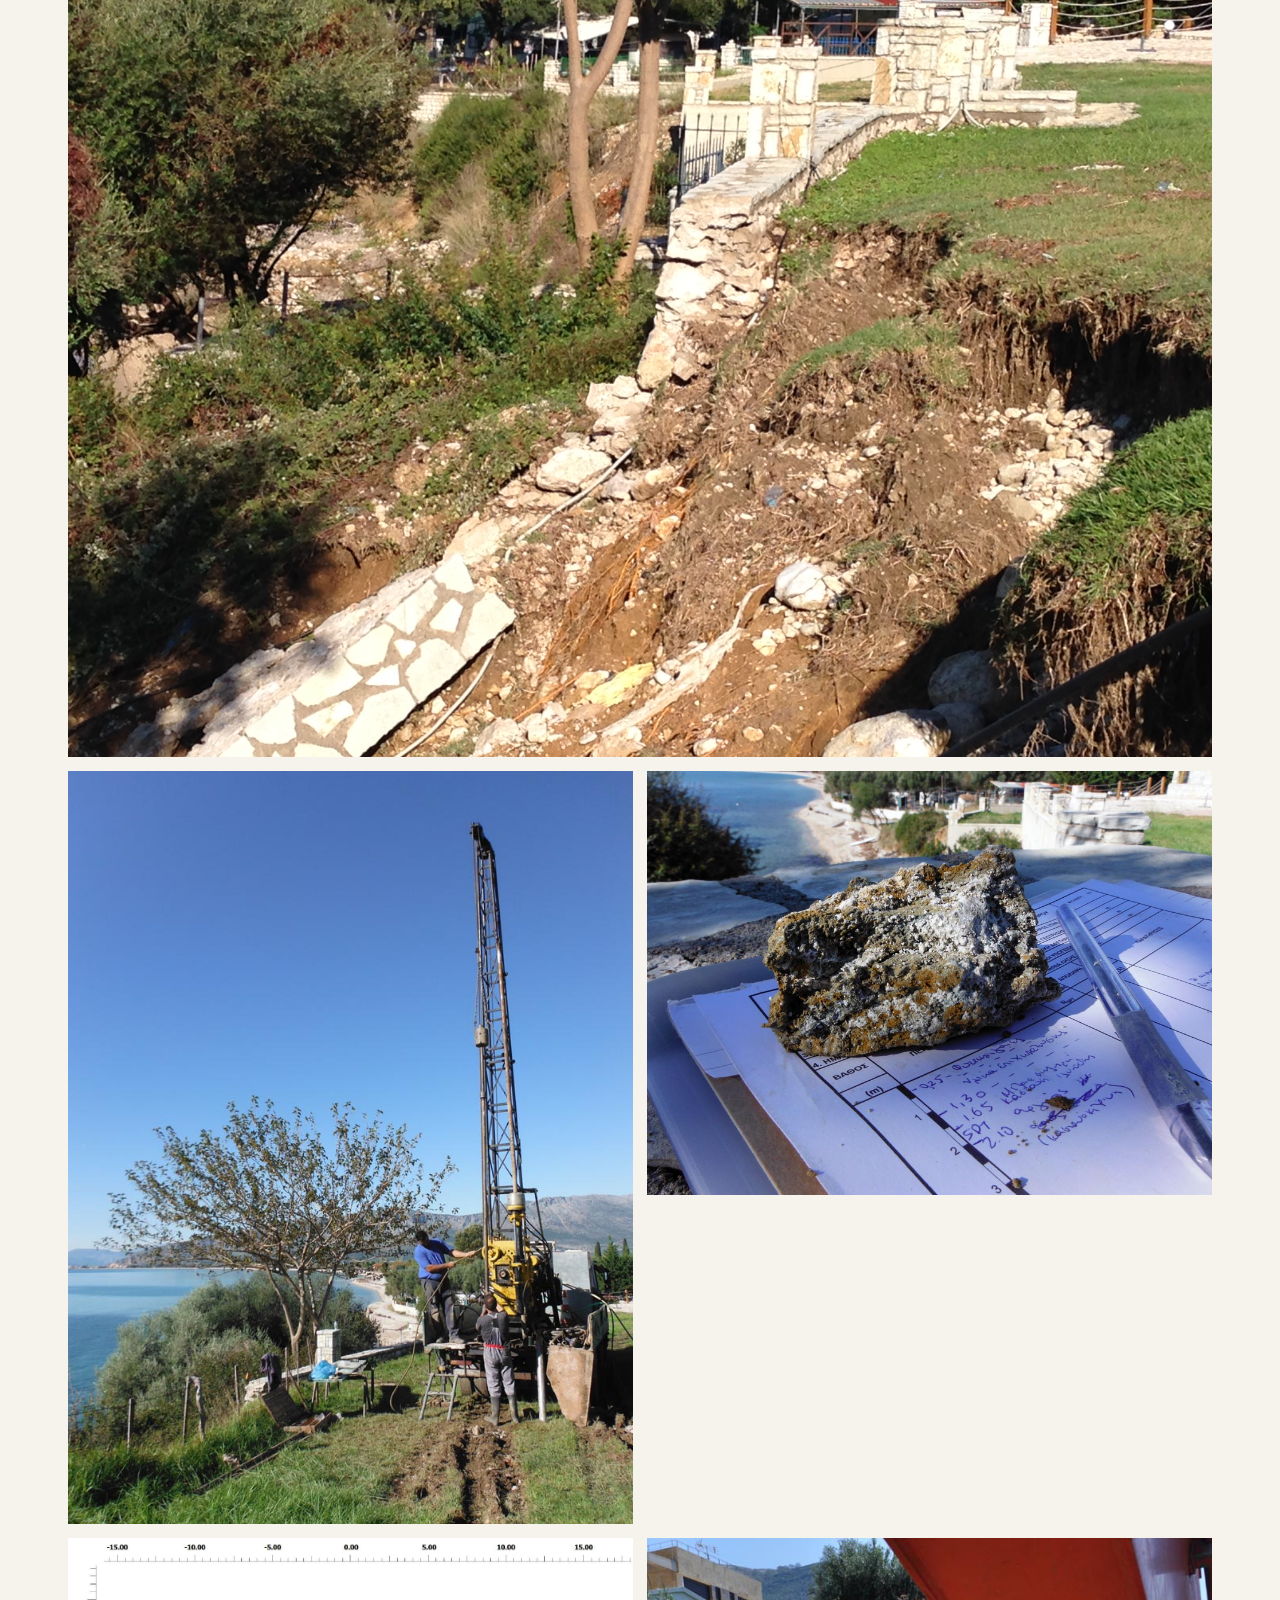
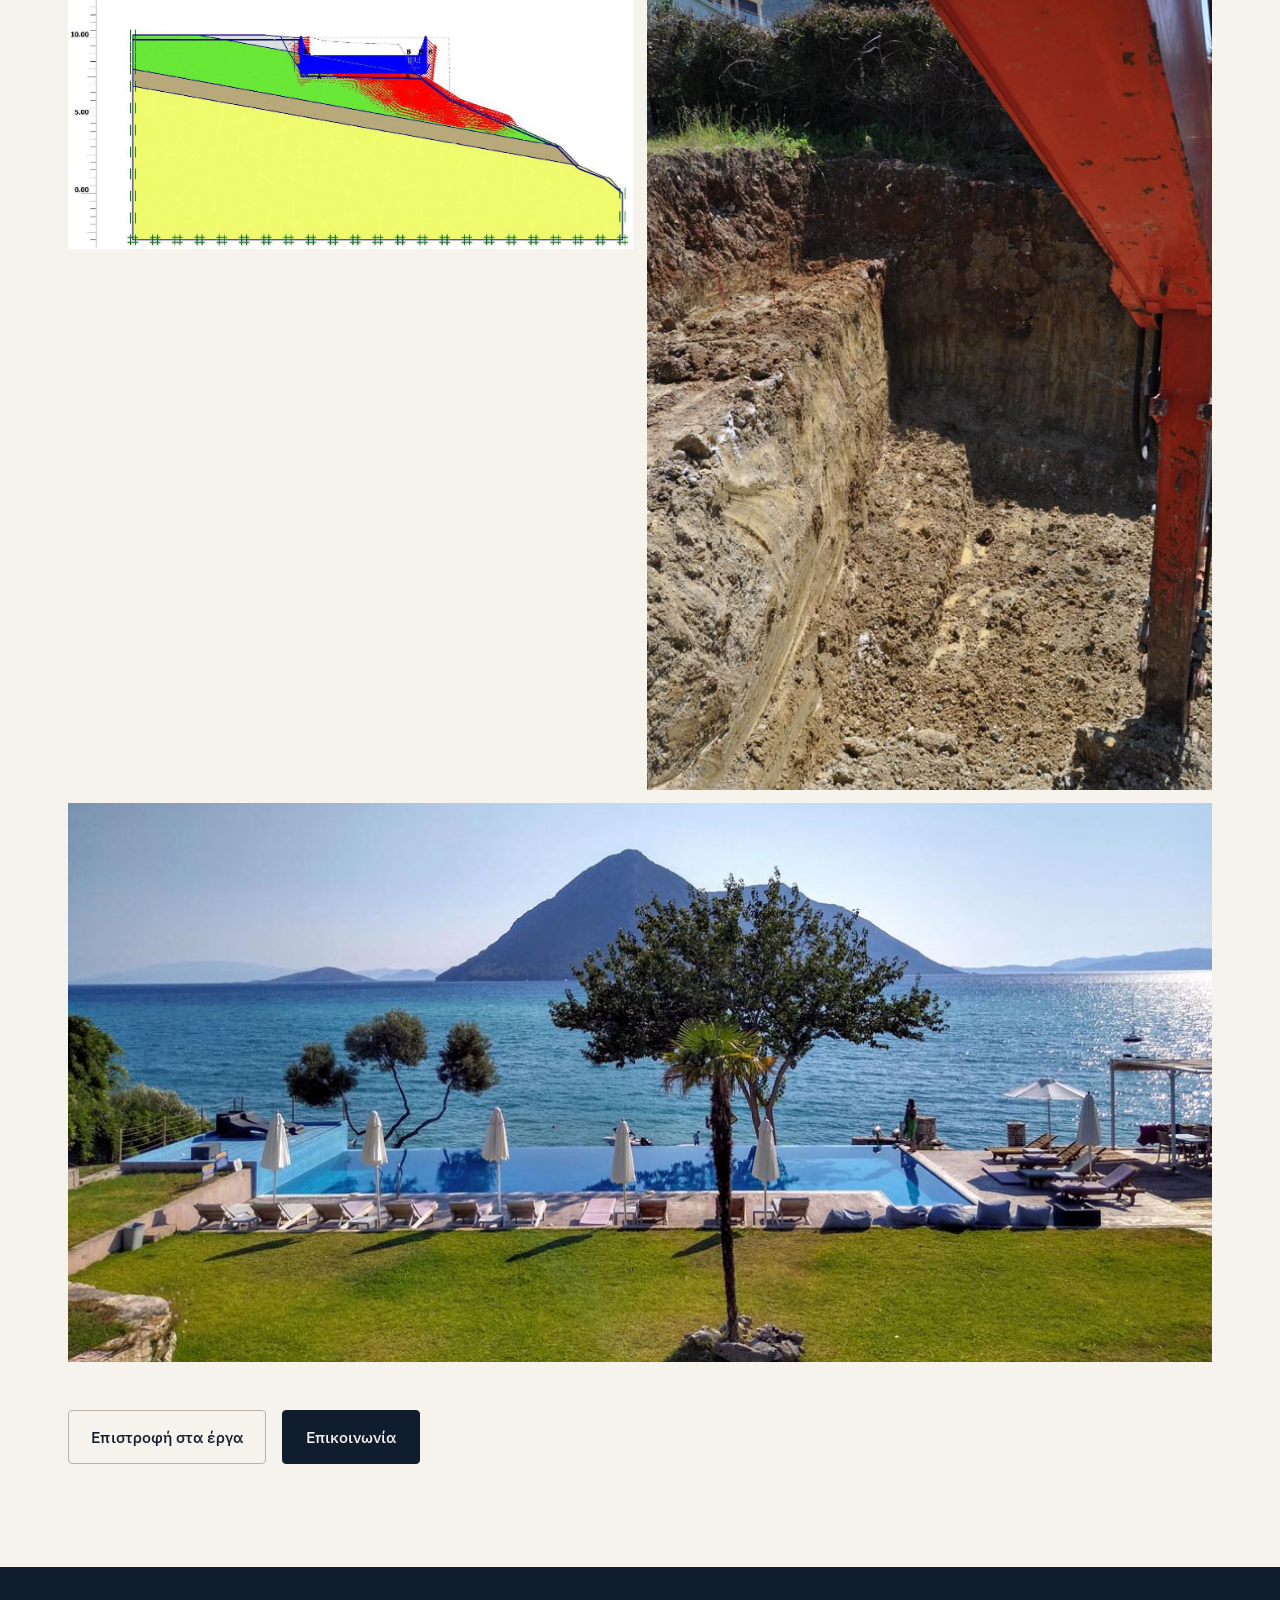
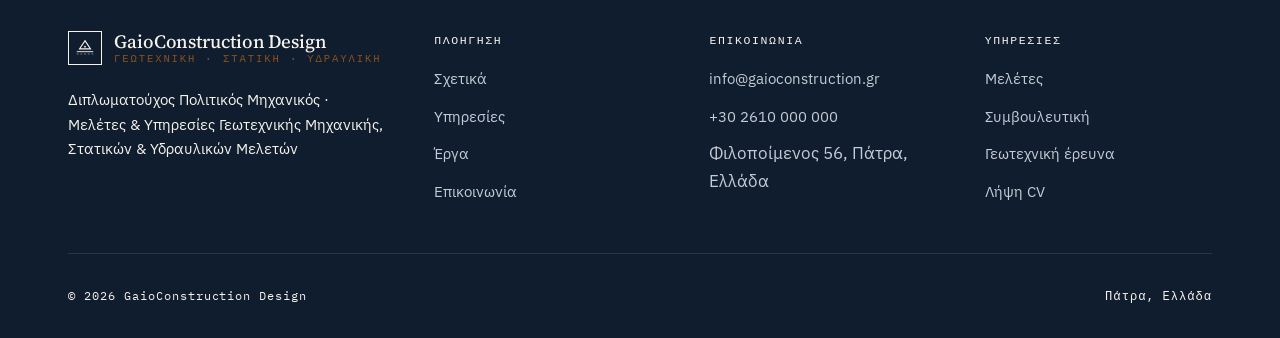
<file: landslide-pisina.html>
<!doctype html>
<html lang="el">
  <head>
    <meta charset="UTF-8" />
    <meta name="viewport" content="width=device-width, initial-scale=1" />
    <meta name="description" content="Αποκατάσταση κατολίσθησης και θεμελίωση κολυμβητικής δεξαμενής — GaioConstruction Design" />
    <meta name="theme-color" content="#0f1d2e" />
    <title>Αποκατάσταση κατολίσθησης – θεμελίωση κολυμβητικής δεξαμενής — GaioConstruction Design</title>

    <link rel="preconnect" href="https://fonts.googleapis.com" />
    <link rel="preconnect" href="https://fonts.gstatic.com" crossorigin />
    <link
      rel="stylesheet"
      href="https://fonts.googleapis.com/css2?family=IBM+Plex+Mono:wght@400;500&family=IBM+Plex+Sans:wght@400;500;600&family=Source+Serif+4:ital,opsz,wght@0,8..60,400;0,8..60,500;1,8..60,400&display=swap"
    />

    <link rel="stylesheet" href="css/styles.css" />
  </head>
  <body>
    <a class="skip-link" href="#main">Skip to content</a>

    <header class="site-header" role="banner">
      <div class="container nav">
        <a class="brand" href="index.html" aria-label="GaioConstruction Design — Αρχική">
          <span class="brand-mark" aria-hidden="true">
            <svg viewBox="0 0 24 24" fill="none">
              <path d="M3 16h18" stroke="currentColor" stroke-width="1" />
              <path d="M3 18.5h18" stroke="currentColor" stroke-width="0.5" stroke-dasharray="2 2" />
              <path d="M12 4 L18 13 H6 Z" stroke="currentColor" stroke-width="1.2" fill="none" />
              <circle cx="12" cy="10.5" r="1" fill="currentColor" />
            </svg>
          </span>
          <span class="brand-name">
            <span>GaioConstruction Design</span>
            <span data-i18n="brand.tagline">Γεωτεχνική · Στατική · Υδραυλική</span>
          </span>
        </a>

        <ul class="nav-links" id="primary-nav">
          <li><a href="index.html#about" data-i18n="nav.about">Σχετικά</a></li>
          <li><a href="index.html#services" data-i18n="nav.services">Υπηρεσίες</a></li>
          <li><a href="index.html#tools" data-i18n="nav.tools">Λογισμικά</a></li>
          <li><a href="index.html#project" data-i18n="nav.projects" class="is-active">Έργα</a></li>
          <li><a href="index.html#contact" data-i18n="nav.contact">Επικοινωνία</a></li>
        </ul>

        <div class="nav-actions">
          <div class="lang-switch" role="group" aria-label="Language">
            <button data-lang-btn="el" aria-pressed="true">EL</button>
            <button data-lang-btn="en" aria-pressed="false">EN</button>
          </div>
          <button class="nav-toggle" aria-label="Menu" aria-expanded="false" aria-controls="primary-nav">
            <span></span><span></span><span></span>
          </button>
        </div>
      </div>
    </header>

    <main id="main">
      <section class="project-hero">
        <div class="container">
          <a href="index.html#project" class="back-link" data-i18n="project1.back">Επιστροφή στα έργα</a>

          <div class="project-detail-grid">
            <div>
              <span class="eyebrow" data-i18n="project3.eyebrow">Έργο · 2016</span>
              <h1 style="margin-top: 1rem" data-i18n="project.3.title">Αποκατάσταση κατολίσθησης – θεμελίωση κολυμβητικής δεξαμενής</h1>
              <p class="lead" style="margin-top: 1.25rem; max-width: 50ch" data-i18n="project.3.lead">
                Γεωτεχνική έρευνα και μελέτη για την αποκατάσταση κατολίσθησης και τη θεμελίωση νέας κολυμβητικής δεξαμενής
              </p>
            </div>

            <aside>
              <ul class="project-facts" style="margin-top: 0">
                <li>
                  <span class="label" data-i18n="project3.label.loc">Τοποθεσία</span>
                  <span class="value" data-i18n="project.3.location">Ιόνιο</span>
                </li>
                <li>
                  <span class="label" data-i18n="project3.label.year">Έτος</span>
                  <span class="value" data-i18n="project.3.year">2016</span>
                </li>
                <li>
                  <span class="label" data-i18n="project3.label.client">Πελάτης</span>
                  <span class="value" data-i18n="project.3.client">Ιδιώτης</span>
                </li>
                <li>
                  <span class="label" data-i18n="project3.label.scope">Αντικείμενο</span>
                  <span class="value" data-i18n="project.3.scope">Γεωτεχνική μελέτη</span>
                </li>
                <li>
                  <span class="label" data-i18n="project3.label.tools">Λογισμικό</span>
                  <span class="value" data-i18n="project.3.tools">PLAXIS 2D</span>
                </li>
              </ul>
            </aside>
          </div>
        </div>
      </section>

      <section class="section" aria-labelledby="ctx-h">
        <div class="container">
          <div class="about-grid">
            <div class="about-body" style="grid-column: 1">
              <header class="section-head" style="margin-bottom: 2rem; grid-template-columns: 1fr">
                <div>
                  <div class="section-num" data-num="01"><span data-i18n="project3.body.h">Πλαίσιο & πρόκληση</span></div>
                  <h2 style="margin-top: 0.75rem" data-i18n="project3.body.h">Πλαίσιο & πρόκληση</h2>
                </div>
              </header>
              <p class="first-line" data-i18n="project3.body.p1">
                Γεωτεχνική έρευνα με διάνοιξη δειγματοληπτικής γεώτρησης, εκτέλεση επιτόπου δοκιμών και γεωτεχνική μελέτη ευστάθειας
                πρανούς/αντιστήριξης εδάφους/θεμελίωσης κολυμβητικής δεξαμενής. Η αποκατάσταση της κατολίσθησης και η αντιστήριξη του
                εδάφους έγιναν με χωροθέτηση νέας κολυμβητικής δεξαμενής στη θέση της κατολίσθησης. Μετά την ολοκλήρωση της μελέτης έγινε
                επίβλεψη των εργασιών εκσκαφής και επισκόπιση της επιφάνειας έδρασης της θεμελίωσης της κολυμβητικής δεξαμενής και του
                ανάντη αντιστηριζόμενου εάφους. Η μελέτη περιελάμβανε και τη μελέτη και το σχεδιασμό έργων συλλογής και απομάκρυνσης
                επιφανειακών και υπόγειων υδάτων.
              </p>
              <p data-i18n="project3.body.p2">
                Η μελέτη εκπονήθηκε για ιδιωτική επιχείρηση. Η κατασκευή ξεκίνησε άμεσα με την παράδοση της μελέτης, ώστε να λειτουργήσει το
                συντομότερο δυνατό η ξενοδοχειακή επιχείρηση.
              </p>
            </div>
          </div>

          <header class="section-head" style="margin-top: 4.5rem">
            <div>
              <div class="section-num" data-num="02"><span data-i18n="project3.gallery.h">Φωτογραφικό υλικό & μελέτη</span></div>
            </div>
            <div>
              <h2 data-i18n="project3.gallery.h">Φωτογραφικό υλικό & μελέτη</h2>
            </div>
          </header>

          <div class="detail-gallery">
            <div class="img span-6">
              <img src="assets/project3-1.jpg" alt="Κατολίσθηση και ζημιές στο πρανές πριν από την αποκατάσταση" />
            </div>

            <div class="img span-3"><img src="assets/project3-2.jpg" alt="Διάνοιξη δειγματοληπτικής γεώτρησης" /></div>

            <div class="img span-3">
              <img src="assets/project3-3.JPG" alt="Εδαφικό δείγμα από τη γεωτεχνική έρευνα" />
            </div>

            <div class="img span-3">
              <img src="assets/project3-4.JPG" alt="Ανάλυση ευστάθειας πρανούς για τη νέα κολυμβητική δεξαμενή" />
            </div>
            <div class="img span-3">
              <img src="assets/project3-5.JPG" alt="Κατασκευαστικές εργασίες" />
            </div>

            <div class="img span-6">
              <img src="assets/project3-placeholder.jpg" alt="Άποψη ολοκληρωμένου έργου πισίνας μετά την αποκατάσταση κατολίσθησης" />
            </div>
          </div>

          <div style="margin-top: 3rem; display: flex; gap: 1rem; flex-wrap: wrap">
            <a href="index.html#project" class="btn btn-ghost" data-i18n="project3.back">Επιστροφή στα έργα</a>
            <a href="index.html#contact" class="btn btn-primary" data-i18n="cta.contact">Επικοινωνία</a>
          </div>
        </div>
      </section>
    </main>

    <footer class="site-footer" role="contentinfo">
      <div class="container">
        <div class="footer-grid">
          <div class="footer-brand">
            <a class="brand" href="index.html">
              <span class="brand-mark" aria-hidden="true">
                <svg viewBox="0 0 24 24" fill="none">
                  <path d="M3 16h18" stroke="currentColor" stroke-width="1" />
                  <path d="M3 18.5h18" stroke="currentColor" stroke-width="0.5" stroke-dasharray="2 2" />
                  <path d="M12 4 L18 13 H6 Z" stroke="currentColor" stroke-width="1.2" fill="none" />
                  <circle cx="12" cy="10.5" r="1" fill="currentColor" />
                </svg>
              </span>
              <span class="brand-name">
                <span>GaioConstruction Design</span>
                <span data-i18n="brand.tagline">Γεωτεχνική · Στατική · Υδραυλική</span>
              </span>
            </a>
            <p data-i18n="foot.about">
              Διπλωματούχος Πολιτικός Μηχανικός · Μελέτες & υπηρεσίες αλληλεπίδρασης εδάφους–κατασκευής στην Ελλάδα.
            </p>
          </div>

          <div class="footer-col">
            <h6 data-i18n="foot.col1">Πλοήγηση</h6>
            <ul>
              <li><a href="index.html#about" data-i18n="nav.about">Σχετικά</a></li>
              <li><a href="index.html#services" data-i18n="nav.services">Υπηρεσίες</a></li>
              <li><a href="index.html#project" data-i18n="nav.projects">Έργα</a></li>
              <li><a href="index.html#contact" data-i18n="nav.contact">Επικοινωνία</a></li>
            </ul>
          </div>

          <div class="footer-col">
            <h6 data-i18n="foot.col3">Επικοινωνία</h6>
            <ul>
              <li><a href="mailto:info@gaioconstruction.gr">info@gaioconstruction.gr</a></li>
              <li><a href="tel:+302610000000">+30 2610 000 000</a></li>
              <li><span data-i18n="contact.location.value">Πάτρα, Ελλάδα</span></li>
            </ul>
          </div>

          <div class="footer-col">
            <h6 data-i18n="foot.col2">Υπηρεσίες</h6>
            <ul>
              <li><a href="index.html#services" data-i18n="service.5.title">Μελέτες</a></li>
              <li><a href="index.html#services" data-i18n="service.1.title">Συμβουλευτική</a></li>
              <li><a href="index.html#services" data-i18n="service.2.title">Γεωτεχνική έρευνα</a></li>
              <li><a href="assets/cv-vlachakis.pdf" download data-i18n="cta.cv">Λήψη CV</a></li>
            </ul>
          </div>
        </div>

        <div class="footer-base">
          <span data-i18n="foot.copy">© 2026 GaioConstruction Design</span>
          <span data-i18n="foot.built">Στατική σελίδα · Πάτρα, Ελλάδα</span>
        </div>
      </div>
    </footer>

    <script src="js/app.js"></script>
  </body>
</html>
</file>
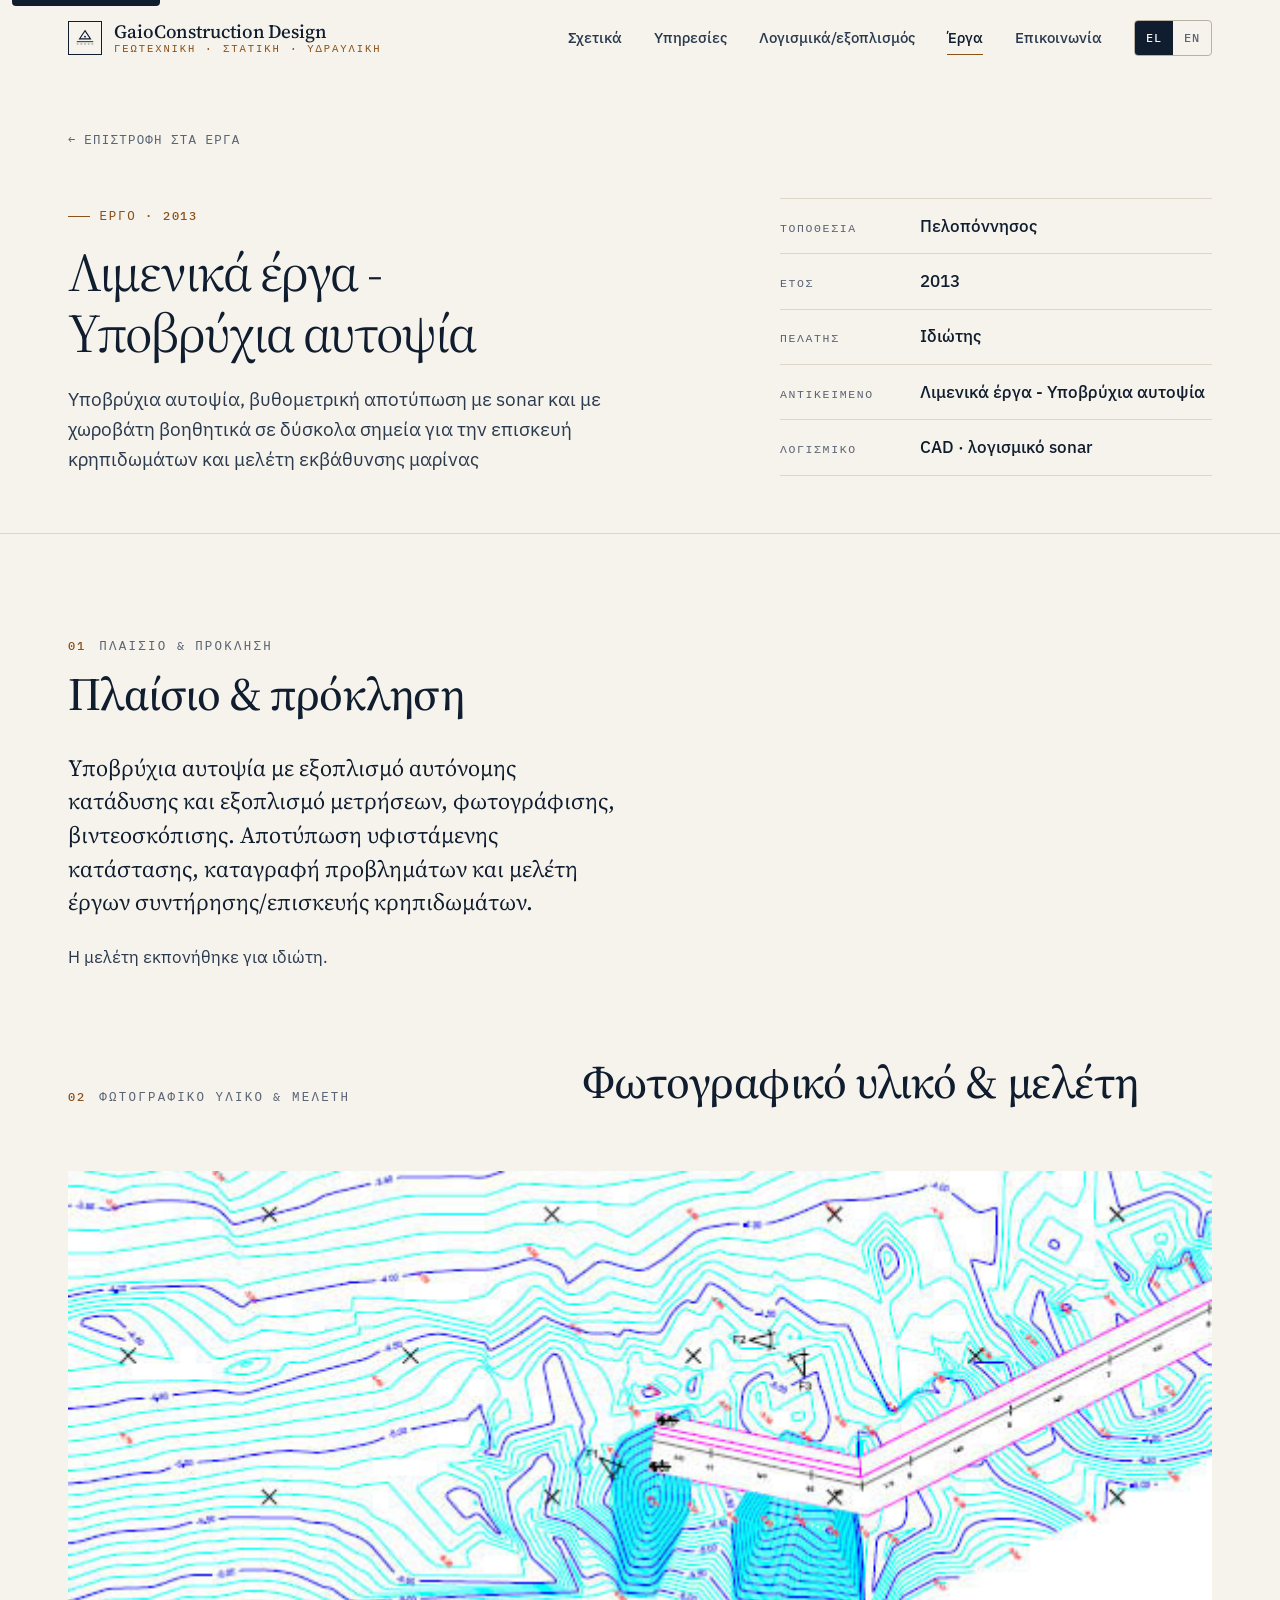
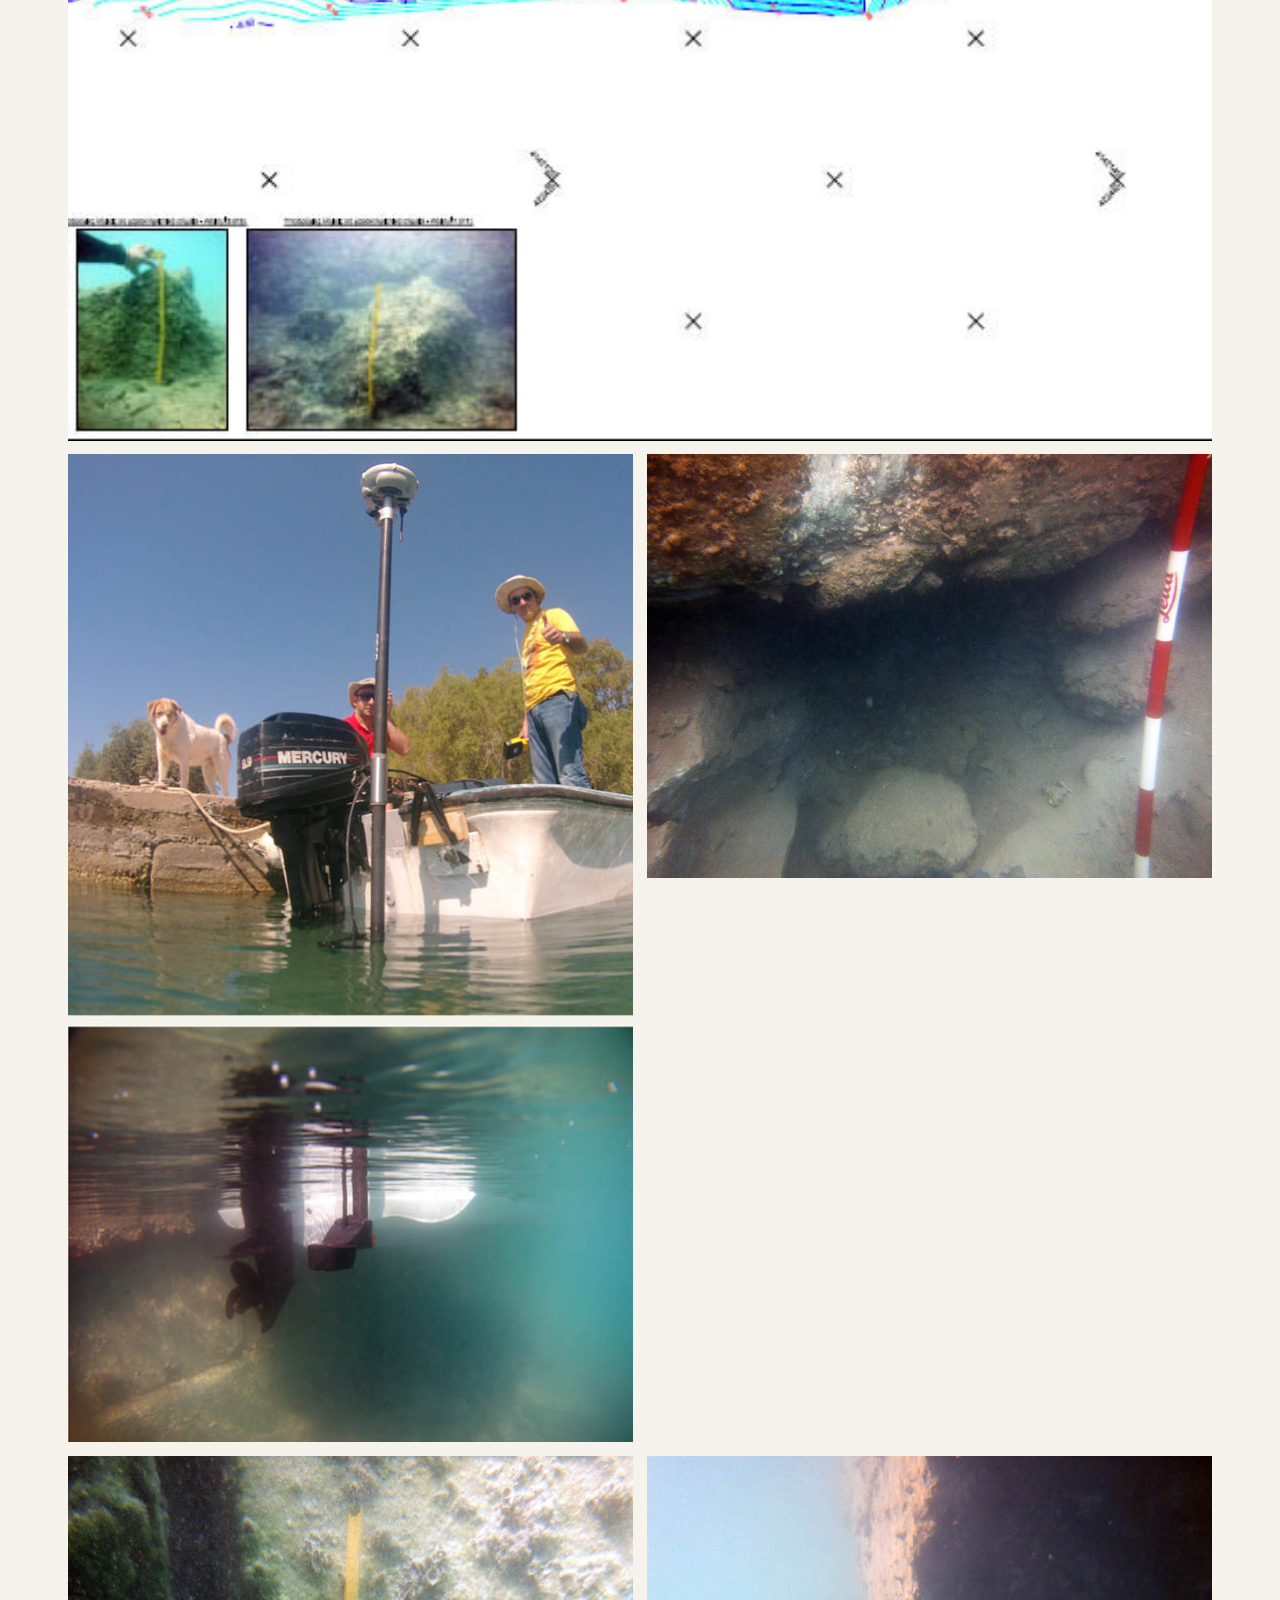
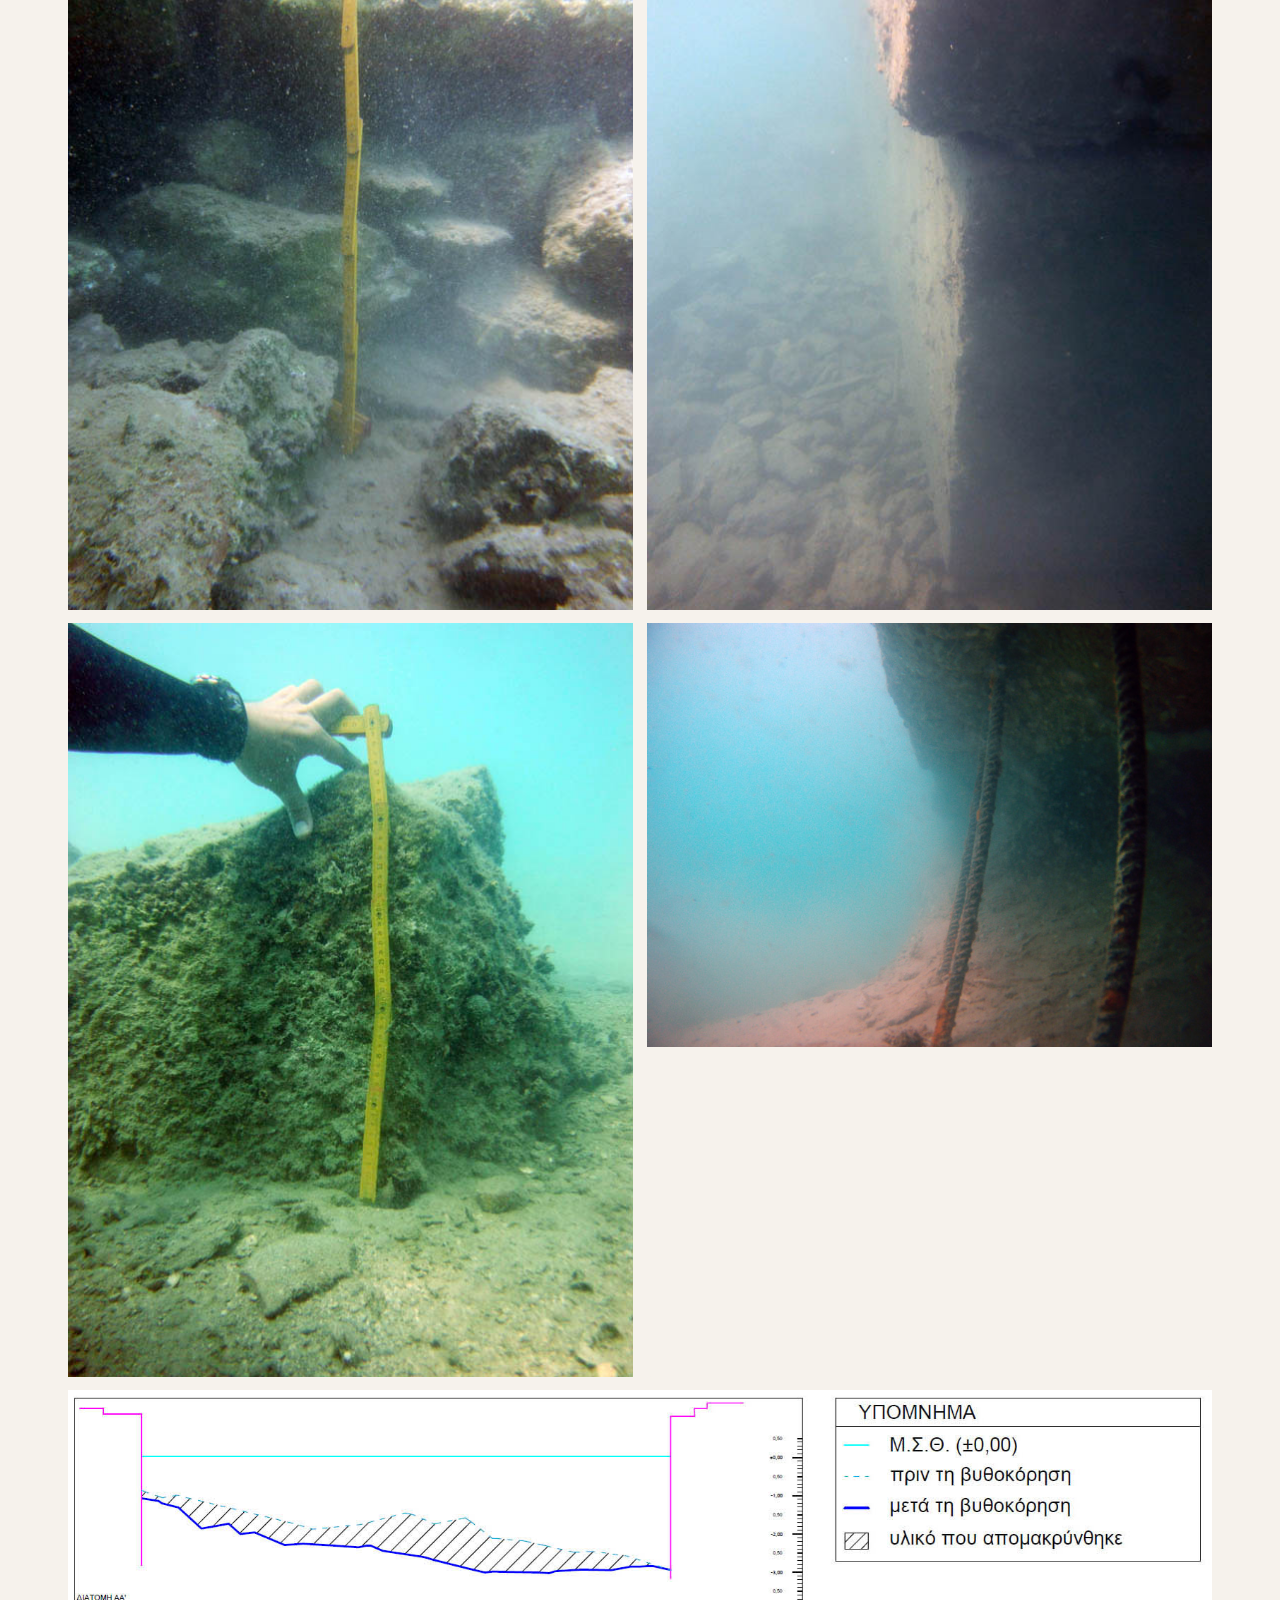
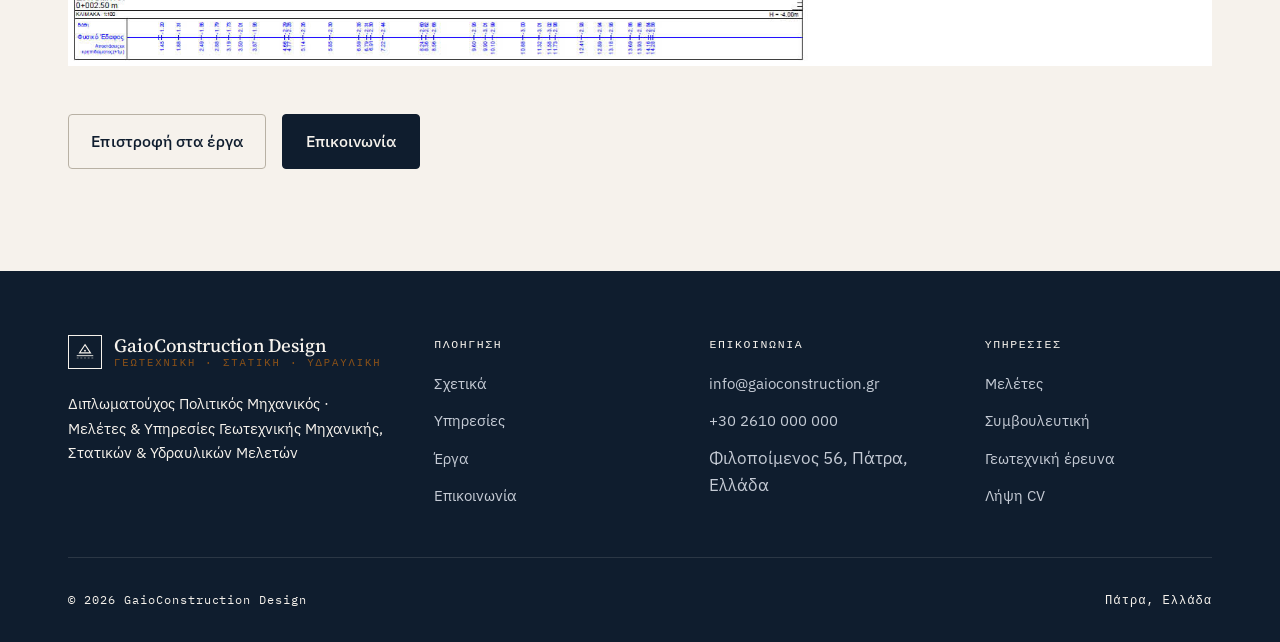
<file: marine-works.html>
<!doctype html>
<html lang="el">
  <head>
    <meta charset="UTF-8" />
    <meta name="viewport" content="width=device-width, initial-scale=1" />
    <meta name="description" content="Λιμενικά έργα - Υποβρύχια αυτοψία — GaioConstruction Design" />
    <meta name="theme-color" content="#0f1d2e" />
    <title>Λιμενικά έργα - Υποβρύχια αυτοψία — GaioConstruction Design</title>

    <link rel="preconnect" href="https://fonts.googleapis.com" />
    <link rel="preconnect" href="https://fonts.gstatic.com" crossorigin />
    <link
      rel="stylesheet"
      href="https://fonts.googleapis.com/css2?family=IBM+Plex+Mono:wght@400;500&family=IBM+Plex+Sans:wght@400;500;600&family=Source+Serif+4:ital,opsz,wght@0,8..60,400;0,8..60,500;1,8..60,400&display=swap"
    />

    <link rel="stylesheet" href="css/styles.css" />
  </head>
  <body>
    <a class="skip-link" href="#main">Skip to content</a>

    <header class="site-header" role="banner">
      <div class="container nav">
        <a class="brand" href="index.html" aria-label="GaioConstruction Design — Αρχική">
          <span class="brand-mark" aria-hidden="true">
            <svg viewBox="0 0 24 24" fill="none">
              <path d="M3 16h18" stroke="currentColor" stroke-width="1" />
              <path d="M3 18.5h18" stroke="currentColor" stroke-width="0.5" stroke-dasharray="2 2" />
              <path d="M12 4 L18 13 H6 Z" stroke="currentColor" stroke-width="1.2" fill="none" />
              <circle cx="12" cy="10.5" r="1" fill="currentColor" />
            </svg>
          </span>
          <span class="brand-name">
            <span>GaioConstruction Design</span>
            <span data-i18n="brand.tagline">Γεωτεχνική · Στατική · Υδραυλική</span>
          </span>
        </a>

        <ul class="nav-links" id="primary-nav">
          <li><a href="index.html#about" data-i18n="nav.about">Σχετικά</a></li>
          <li><a href="index.html#services" data-i18n="nav.services">Υπηρεσίες</a></li>
          <li><a href="index.html#tools" data-i18n="nav.tools">Λογισμικά</a></li>
          <li><a href="index.html#project" data-i18n="nav.projects" class="is-active">Έργα</a></li>
          <li><a href="index.html#contact" data-i18n="nav.contact">Επικοινωνία</a></li>
        </ul>

        <div class="nav-actions">
          <div class="lang-switch" role="group" aria-label="Language">
            <button data-lang-btn="el" aria-pressed="true">EL</button>
            <button data-lang-btn="en" aria-pressed="false">EN</button>
          </div>
          <button class="nav-toggle" aria-label="Menu" aria-expanded="false" aria-controls="primary-nav">
            <span></span><span></span><span></span>
          </button>
        </div>
      </div>
    </header>

    <main id="main">
      <section class="project-hero">
        <div class="container">
          <a href="index.html#project" class="back-link" data-i18n="project4.back">Επιστροφή στα έργα</a>

          <div class="project-detail-grid">
            <div>
              <span class="eyebrow" data-i18n="project4.eyebrow">Έργο · 2013</span>
              <h1 style="margin-top: 1rem" data-i18n="project.4.title">Λιμενικά έργα - Υποβρύχια αυτοψία</h1>
              <p class="lead" style="margin-top: 1.25rem; max-width: 50ch" data-i18n="project.4.lead">
                Υποβρύχια αυτοψία, βυθομετρική αποτύπωση με sonar και με χωροβάτη βοηθητικά σε δύσκολα σημεία για την επισκευή κρηπιδωμάτων
                και μελέτη εκβάθυνσης μαρίνας
              </p>
            </div>

            <aside>
              <ul class="project-facts" style="margin-top: 0">
                <li>
                  <span class="label" data-i18n="project4.label.loc">Τοποθεσία</span>
                  <span class="value" data-i18n="project.4.location">Πελοπόννησος</span>
                </li>
                <li>
                  <span class="label" data-i18n="project4.label.year">Έτος</span>
                  <span class="value" data-i18n="project.4.year">2013</span>
                </li>
                <li>
                  <span class="label" data-i18n="project4.label.client">Πελάτης</span>
                  <span class="value" data-i18n="project.4.client">Ιδιώτης</span>
                </li>
                <li>
                  <span class="label" data-i18n="project4.label.scope">Αντικείμενο</span>
                  <span class="value" data-i18n="project.4.scope">Λιμενικά έργα - Υποβρύχια αυτοψία</span>
                </li>
                <li>
                  <span class="label" data-i18n="project4.label.tools">Λογισμικό</span>
                  <span class="value" data-i18n="project.4.tools">Cad - Sonar software</span>
                </li>
              </ul>
            </aside>
          </div>
        </div>
      </section>

      <section class="section" aria-labelledby="ctx-h">
        <div class="container">
          <div class="about-grid">
            <div class="about-body" style="grid-column: 1">
              <header class="section-head" style="margin-bottom: 2rem; grid-template-columns: 1fr">
                <div>
                  <div class="section-num" data-num="01"><span data-i18n="project4.body.h">Πλαίσιο & πρόκληση</span></div>
                  <h2 style="margin-top: 0.75rem" data-i18n="project4.body.h">Πλαίσιο & πρόκληση</h2>
                </div>
              </header>
              <p class="first-line" data-i18n="project4.body.p1">
                Υποβρύχια αυτοψία με εξοπλισμό αυτόνομης κατάδυσης και εξοπλισμό μετρήσεων, φωτογράφισης, βιντεοσκόπισης. Αποτύπωση
                υφιστάμενης κατάστασης, καταγραφή προβλημάτων και μελέτη έργων συντήρησης/επισκευής κρηπιδωμάτων.
              </p>
              <p data-i18n="project4.body.p2">Η μελέτη εκπονήθηκε για ιδιώτη.</p>
            </div>
          </div>

          <header class="section-head" style="margin-top: 4.5rem">
            <div>
              <div class="section-num" data-num="02"><span data-i18n="project4.gallery.h">Φωτογραφικό υλικό & μελέτη</span></div>
            </div>
            <div>
              <h2 data-i18n="project4.gallery.h">Φωτογραφικό υλικό & μελέτη</h2>
            </div>
          </header>

          <div class="detail-gallery">
            <div class="img span-6">
              <img src="assets/project4-1.jpg" alt="Σχέδιο βυθομετρικής αποτύπωσης - Φωτογραφικής τεκμηρίωσης" />
            </div>

            <div class="img span-3"><img src="assets/project4-2.jpg" alt="Βυθομέτρηση με χρήση ηχοβολιστικού εξοπλισμού (sonar)" /></div>

            <div class="img span-3">
              <img src="assets/project4-3.JPG" alt="Υποβρύχια βυθομέτρηση με συμβατικές μεθόδους-χωροβάτη" />
            </div>

            <div class="img span-3">
              <img src="assets/project4-4.JPG" alt="Υποβρύχιες μετρήσεις / αποτύπωση" />
            </div>
            <div class="img span-3">
              <img src="assets/project4-5.JPG" alt="Υποβρύχια αποτύπωση υφιστάμενης κατάστασης με φωτογραφία" />
            </div>

            <div class="img span-3">
              <img src="assets/project4-6.JPG" alt="Υποβρύχιες μετρήσεις / αποτύπωση" />
            </div>

            <div class="img span-3">
              <img src="assets/project4-7.jpg" alt="έργα ενίσχυσης/επισκευής" />
            </div>

            <div class="img span-6">
              <img src="assets/project4-placeholder.jpg" alt="Σχέδιo τομής πυθμένα - κρηπιδωμάτων" />
            </div>
          </div>

          <div style="margin-top: 3rem; display: flex; gap: 1rem; flex-wrap: wrap">
            <a href="index.html#project" class="btn btn-ghost" data-i18n="project4.back">Επιστροφή στα έργα</a>
            <a href="index.html#contact" class="btn btn-primary" data-i18n="cta.contact">Επικοινωνία</a>
          </div>
        </div>
      </section>
    </main>

    <footer class="site-footer" role="contentinfo">
      <div class="container">
        <div class="footer-grid">
          <div class="footer-brand">
            <a class="brand" href="index.html">
              <span class="brand-mark" aria-hidden="true">
                <svg viewBox="0 0 24 24" fill="none">
                  <path d="M3 16h18" stroke="currentColor" stroke-width="1" />
                  <path d="M3 18.5h18" stroke="currentColor" stroke-width="0.5" stroke-dasharray="2 2" />
                  <path d="M12 4 L18 13 H6 Z" stroke="currentColor" stroke-width="1.2" fill="none" />
                  <circle cx="12" cy="10.5" r="1" fill="currentColor" />
                </svg>
              </span>
              <span class="brand-name">
                <span>GaioConstruction Design</span>
                <span data-i18n="brand.tagline">Γεωτεχνική · Στατική · Υδραυλική</span>
              </span>
            </a>
            <p data-i18n="foot.about">
              Διπλωματούχος Πολιτικός Μηχανικός · Μελέτες & υπηρεσίες αλληλεπίδρασης εδάφους–κατασκευής στην Ελλάδα.
            </p>
          </div>

          <div class="footer-col">
            <h6 data-i18n="foot.col1">Πλοήγηση</h6>
            <ul>
              <li><a href="index.html#about" data-i18n="nav.about">Σχετικά</a></li>
              <li><a href="index.html#services" data-i18n="nav.services">Υπηρεσίες</a></li>
              <li><a href="index.html#project" data-i18n="nav.projects">Έργα</a></li>
              <li><a href="index.html#contact" data-i18n="nav.contact">Επικοινωνία</a></li>
            </ul>
          </div>

          <div class="footer-col">
            <h6 data-i18n="foot.col3">Επικοινωνία</h6>
            <ul>
              <li><a href="mailto:info@gaioconstruction.gr">info@gaioconstruction.gr</a></li>
              <li><a href="tel:+302610000000">+30 2610 000 000</a></li>
              <li><span data-i18n="contact.location.value">Πάτρα, Ελλάδα</span></li>
            </ul>
          </div>

          <div class="footer-col">
            <h6 data-i18n="foot.col2">Υπηρεσίες</h6>
            <ul>
              <li><a href="index.html#services" data-i18n="service.5.title">Μελέτες</a></li>
              <li><a href="index.html#services" data-i18n="service.1.title">Συμβουλευτική</a></li>
              <li><a href="index.html#services" data-i18n="service.2.title">Γεωτεχνική έρευνα</a></li>
              <li><a href="assets/cv-vlachakis.pdf" download data-i18n="cta.cv">Λήψη CV</a></li>
            </ul>
          </div>
        </div>

        <div class="footer-base">
          <span data-i18n="foot.copy">© 2026 GaioConstruction Design</span>
          <span data-i18n="foot.built">Στατική σελίδα · Πάτρα, Ελλάδα</span>
        </div>
      </div>
    </footer>

    <script src="js/app.js"></script>
  </body>
</html>
</file>
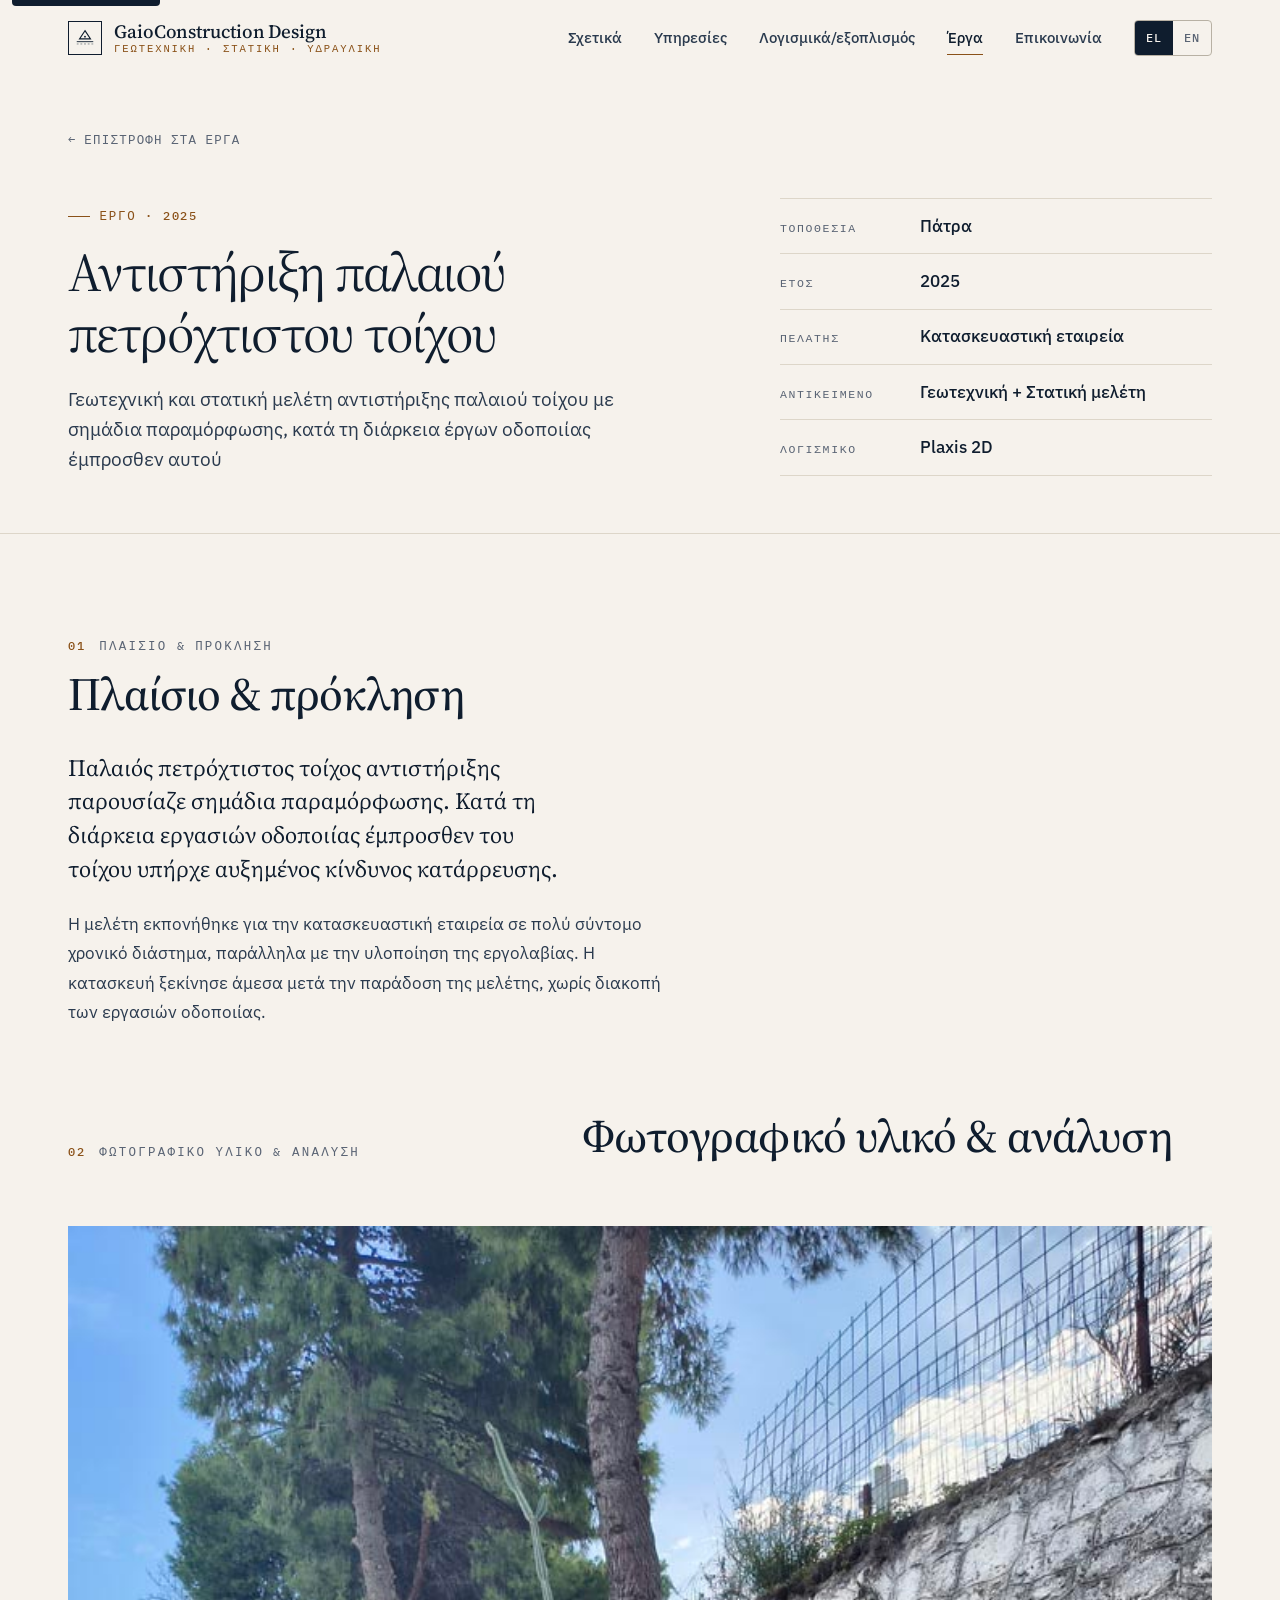
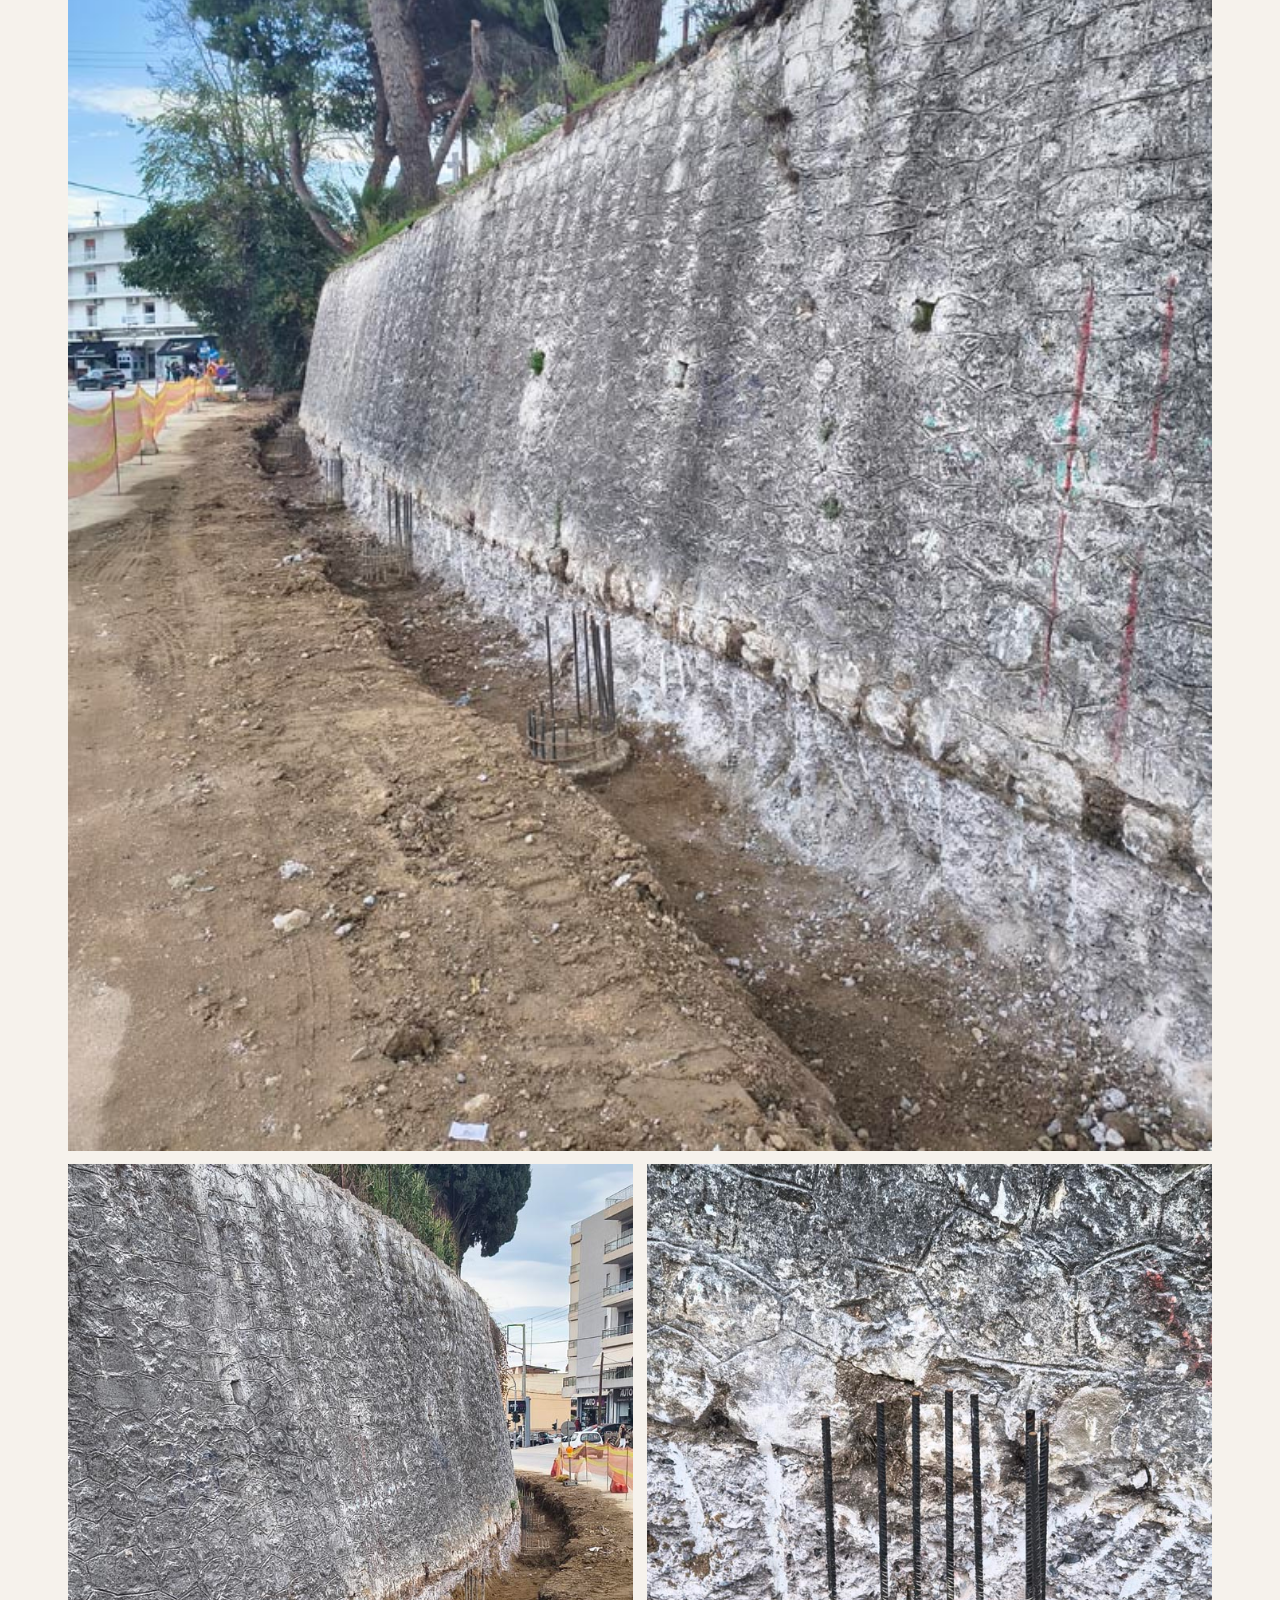
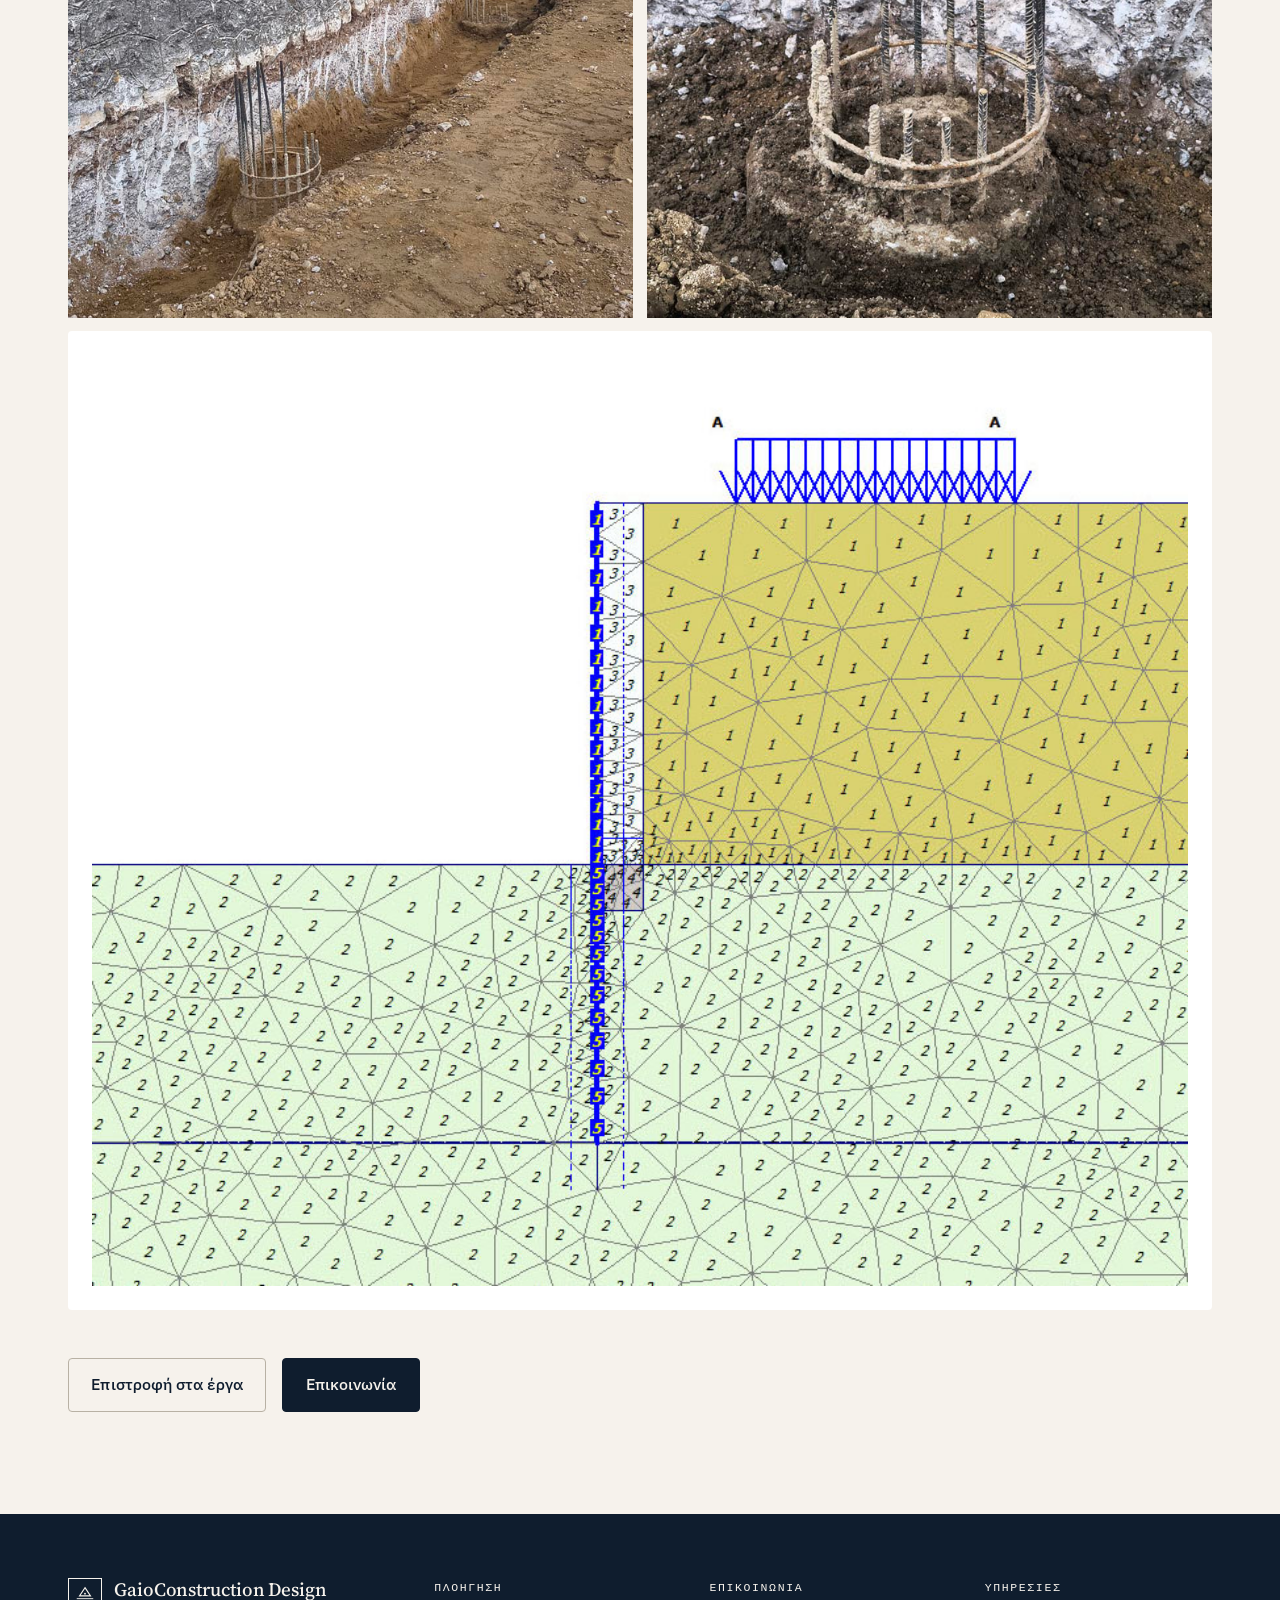
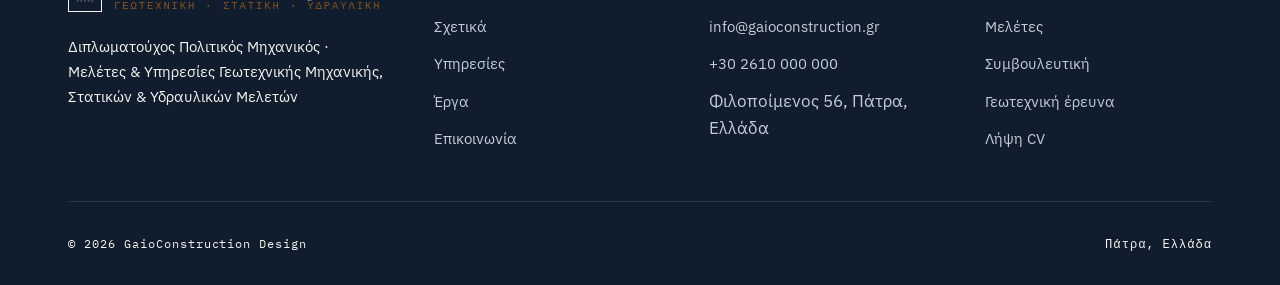
<file: project1.html>
<!DOCTYPE html>
<html lang="el">
<head>
  <meta charset="UTF-8" />
  <meta name="viewport" content="width=device-width, initial-scale=1" />
  <meta name="description" content="Αντιστήριξη παλαιού πετρόχτιστου τοίχου, Πάτρα 2025 — GaioConstruction Design" />
  <meta name="theme-color" content="#0f1d2e" />
  <title>Αντιστήριξη πετρόχτιστου τοίχου — GaioConstruction Design</title>

  <link rel="preconnect" href="https://fonts.googleapis.com" />
  <link rel="preconnect" href="https://fonts.gstatic.com" crossorigin />
  <link rel="stylesheet" href="https://fonts.googleapis.com/css2?family=IBM+Plex+Mono:wght@400;500&family=IBM+Plex+Sans:wght@400;500;600&family=Source+Serif+4:ital,opsz,wght@0,8..60,400;0,8..60,500;1,8..60,400&display=swap" />

  <link rel="stylesheet" href="css/styles.css" />
</head>
<body>

<a class="skip-link" href="#main">Skip to content</a>

<header class="site-header" role="banner">
  <div class="container nav">
    <a class="brand" href="index.html" aria-label="GaioConstruction Design — Αρχική">
      <span class="brand-mark" aria-hidden="true">
        <svg viewBox="0 0 24 24" fill="none">
          <path d="M3 16h18" stroke="currentColor" stroke-width="1" />
          <path d="M3 18.5h18" stroke="currentColor" stroke-width="0.5" stroke-dasharray="2 2" />
          <path d="M12 4 L18 13 H6 Z" stroke="currentColor" stroke-width="1.2" fill="none" />
          <circle cx="12" cy="10.5" r="1" fill="currentColor" />
        </svg>
      </span>
      <span class="brand-name">
        <span>GaioConstruction Design</span>
        <span data-i18n="brand.tagline">Γεωτεχνική · Στατική · Υδραυλική</span>
      </span>
    </a>

    <ul class="nav-links" id="primary-nav">
      <li><a href="index.html#about"    data-i18n="nav.about">Σχετικά</a></li>
      <li><a href="index.html#services" data-i18n="nav.services">Υπηρεσίες</a></li>
      <li><a href="index.html#tools"    data-i18n="nav.tools">Λογισμικά</a></li>
      <li><a href="index.html#project"  data-i18n="nav.projects" class="is-active">Έργα</a></li>
      <li><a href="index.html#contact"  data-i18n="nav.contact">Επικοινωνία</a></li>
    </ul>

    <div class="nav-actions">
      <div class="lang-switch" role="group" aria-label="Language">
        <button data-lang-btn="el" aria-pressed="true">EL</button>
        <button data-lang-btn="en" aria-pressed="false">EN</button>
      </div>
      <button class="nav-toggle" aria-label="Menu" aria-expanded="false" aria-controls="primary-nav">
        <span></span><span></span><span></span>
      </button>
    </div>
  </div>
</header>

<main id="main">

<section class="project-hero">
  <div class="container">

    <a href="index.html#project" class="back-link" data-i18n="project1.back">Επιστροφή στα έργα</a>

    <div class="project-detail-grid">
      <div>
        <span class="eyebrow" data-i18n="project1.eyebrow">Έργο · 2025</span>
        <h1 style="margin-top:1rem" data-i18n="project.1.title">Αντιστήριξη παλαιού πετρόχτιστου τοίχου</h1>
        <p class="lead" style="margin-top:1.25rem;max-width:50ch" data-i18n="project.1.lead">
          Γεωτεχνική και στατική μελέτη αντιστήριξης παλαιού τοίχου με σημάδια μεγάλης παραμόρφωσης, κατά τη διάρκεια έργων οδοποιίας έμπροσθεν.
        </p>
      </div>

      <aside>
        <ul class="project-facts" style="margin-top:0">
          <li>
            <span class="label" data-i18n="project1.label.loc">Τοποθεσία</span>
            <span class="value" data-i18n="project.1.location">Πάτρα</span>
          </li>
          <li>
            <span class="label" data-i18n="project1.label.year">Έτος</span>
            <span class="value" data-i18n="project.1.year">2025</span>
          </li>
          <li>
            <span class="label" data-i18n="project1.label.client">Πελάτης</span>
            <span class="value" data-i18n="project.1.client">Κατασκευαστική εταιρεία</span>
          </li>
          <li>
            <span class="label" data-i18n="project1.label.scope">Αντικείμενο</span>
            <span class="value" data-i18n="project.1.scope">Γεωτεχνική + Στατική μελέτη</span>
          </li>
          <li>
            <span class="label" data-i18n="project1.label.tools">Λογισμικό</span>
            <span class="value">Plaxis 2D</span>
          </li>
        </ul>
      </aside>
    </div>
  </div>
</section>

<section class="section" aria-labelledby="ctx-h">
  <div class="container">
    <div class="about-grid">
      <div class="about-body" style="grid-column:1">
        <header class="section-head" style="margin-bottom:2rem;grid-template-columns:1fr">
          <div>
            <div class="section-num" data-num="01"><span data-i18n="project1.body.h">Πλαίσιο & πρόκληση</span></div>
            <h2 style="margin-top:0.75rem" data-i18n="project1.body.h">Πλαίσιο & πρόκληση</h2>
          </div>
        </header>
        <p class="first-line" data-i18n="project1.body.p1">
          Παλαιός πετρόχτιστος τοίχος αντιστήριξης παρουσίαζε σημάδια μεγάλης παραμόρφωσης. Κατά τη διάρκεια εργασιών οδοποιίας έμπροσθεν του τοίχου υπήρχε αυξημένος κίνδυνος κατάρρευσης, σε ένα ιδιαίτερα ευαίσθητο περιβάλλον ανάντη.
        </p>
        <p data-i18n="project1.body.p2">
          Η μελέτη εκπονήθηκε για την κατασκευαστική εταιρεία σε πολύ σύντομο χρονικό διάστημα, παράλληλα με την υλοποίηση της εργολαβίας. Η κατασκευή ξεκίνησε άμεσα μετά την παράδοση της μελέτης, χωρίς διακοπή των εργασιών οδοποιίας.
        </p>
      </div>
    </div>

    <header class="section-head" style="margin-top:4.5rem">
      <div>
        <div class="section-num" data-num="02"><span data-i18n="project1.gallery.h">Φωτογραφικό υλικό & ανάλυση</span></div>
      </div>
      <div>
        <h2 data-i18n="project1.gallery.h">Φωτογραφικό υλικό & ανάλυση</h2>
      </div>
    </header>

    <div class="detail-gallery">
      <div class="img span-6"><img src="assets/project1-1.jpg" alt="Άποψη του παλαιού πετρόχτιστου τοίχου από τη βάση του εργοταξίου" /></div>
      <div class="img span-3"><img src="assets/project1-2.jpg" alt="Λεπτομέρεια της επιφάνειας του τοίχου με έντονη φθορά" /></div>
      <div class="img span-3"><img src="assets/project1-3.jpg" alt="Λεπτομέρεια οπλισμού πασσάλου θεμελίωσης στη βάση του τοίχου" /></div>
      <div class="img span-6" style="background:#fff;aspect-ratio:21/10">
        <img src="assets/project1-placeholder.jpg" alt="Διατομή πεπερασμένων στοιχείων στο Plaxis — διατομή A–A του πασσαλότοιχου αντιστήριξης" style="object-fit:contain;padding:1.5rem" />
      </div>
    </div>

    <div style="margin-top:3rem;display:flex;gap:1rem;flex-wrap:wrap">
      <a href="index.html#project" class="btn btn-ghost" data-i18n="project1.back">Επιστροφή στα έργα</a>
      <a href="index.html#contact" class="btn btn-primary" data-i18n="cta.contact">Επικοινωνία</a>
    </div>
  </div>
</section>

</main>

<footer class="site-footer" role="contentinfo">
  <div class="container">
    <div class="footer-grid">
      <div class="footer-brand">
        <a class="brand" href="index.html">
          <span class="brand-mark" aria-hidden="true">
            <svg viewBox="0 0 24 24" fill="none">
              <path d="M3 16h18" stroke="currentColor" stroke-width="1" />
              <path d="M3 18.5h18" stroke="currentColor" stroke-width="0.5" stroke-dasharray="2 2" />
              <path d="M12 4 L18 13 H6 Z" stroke="currentColor" stroke-width="1.2" fill="none" />
              <circle cx="12" cy="10.5" r="1" fill="currentColor" />
            </svg>
          </span>
          <span class="brand-name">
            <span>GaioConstruction Design</span>
            <span data-i18n="brand.tagline">Γεωτεχνική · Στατική · Υδραυλική</span>
          </span>
        </a>
        <p data-i18n="foot.about">
          Διπλωματούχος Πολιτικός Μηχανικός · Μελέτες & υπηρεσίες αλληλεπίδρασης εδάφους–κατασκευής στην Ελλάδα.
        </p>
      </div>

      <div class="footer-col">
        <h6 data-i18n="foot.col1">Πλοήγηση</h6>
        <ul>
          <li><a href="index.html#about"    data-i18n="nav.about">Σχετικά</a></li>
          <li><a href="index.html#services" data-i18n="nav.services">Υπηρεσίες</a></li>
          <li><a href="index.html#project"  data-i18n="nav.projects">Έργα</a></li>
          <li><a href="index.html#contact"  data-i18n="nav.contact">Επικοινωνία</a></li>
        </ul>
      </div>

      <div class="footer-col">
        <h6 data-i18n="foot.col3">Επικοινωνία</h6>
        <ul>
          <li><a href="mailto:info@gaioconstruction.gr">info@gaioconstruction.gr</a></li>
          <li><a href="tel:+302610000000">+30 2610 000 000</a></li>
          <li><span data-i18n="contact.location.value">Πάτρα, Ελλάδα</span></li>
        </ul>
      </div>

      <div class="footer-col">
        <h6 data-i18n="foot.col2">Υπηρεσίες</h6>
        <ul>
          <li><a href="index.html#services" data-i18n="service.5.title">Μελέτες</a></li>
          <li><a href="index.html#services" data-i18n="service.1.title">Συμβουλευτική</a></li>
          <li><a href="index.html#services" data-i18n="service.2.title">Γεωτεχνική έρευνα</a></li>
          <li><a href="assets/cv-vlachakis.pdf" download data-i18n="cta.cv">Λήψη CV</a></li>
        </ul>
      </div>
    </div>

    <div class="footer-base">
      <span data-i18n="foot.copy">© 2026 GaioConstruction Design</span>
      <span data-i18n="foot.built">Στατική σελίδα · Πάτρα, Ελλάδα</span>
    </div>
  </div>
</footer>

<script src="js/app.js"></script>
</body>
</html>
</file>
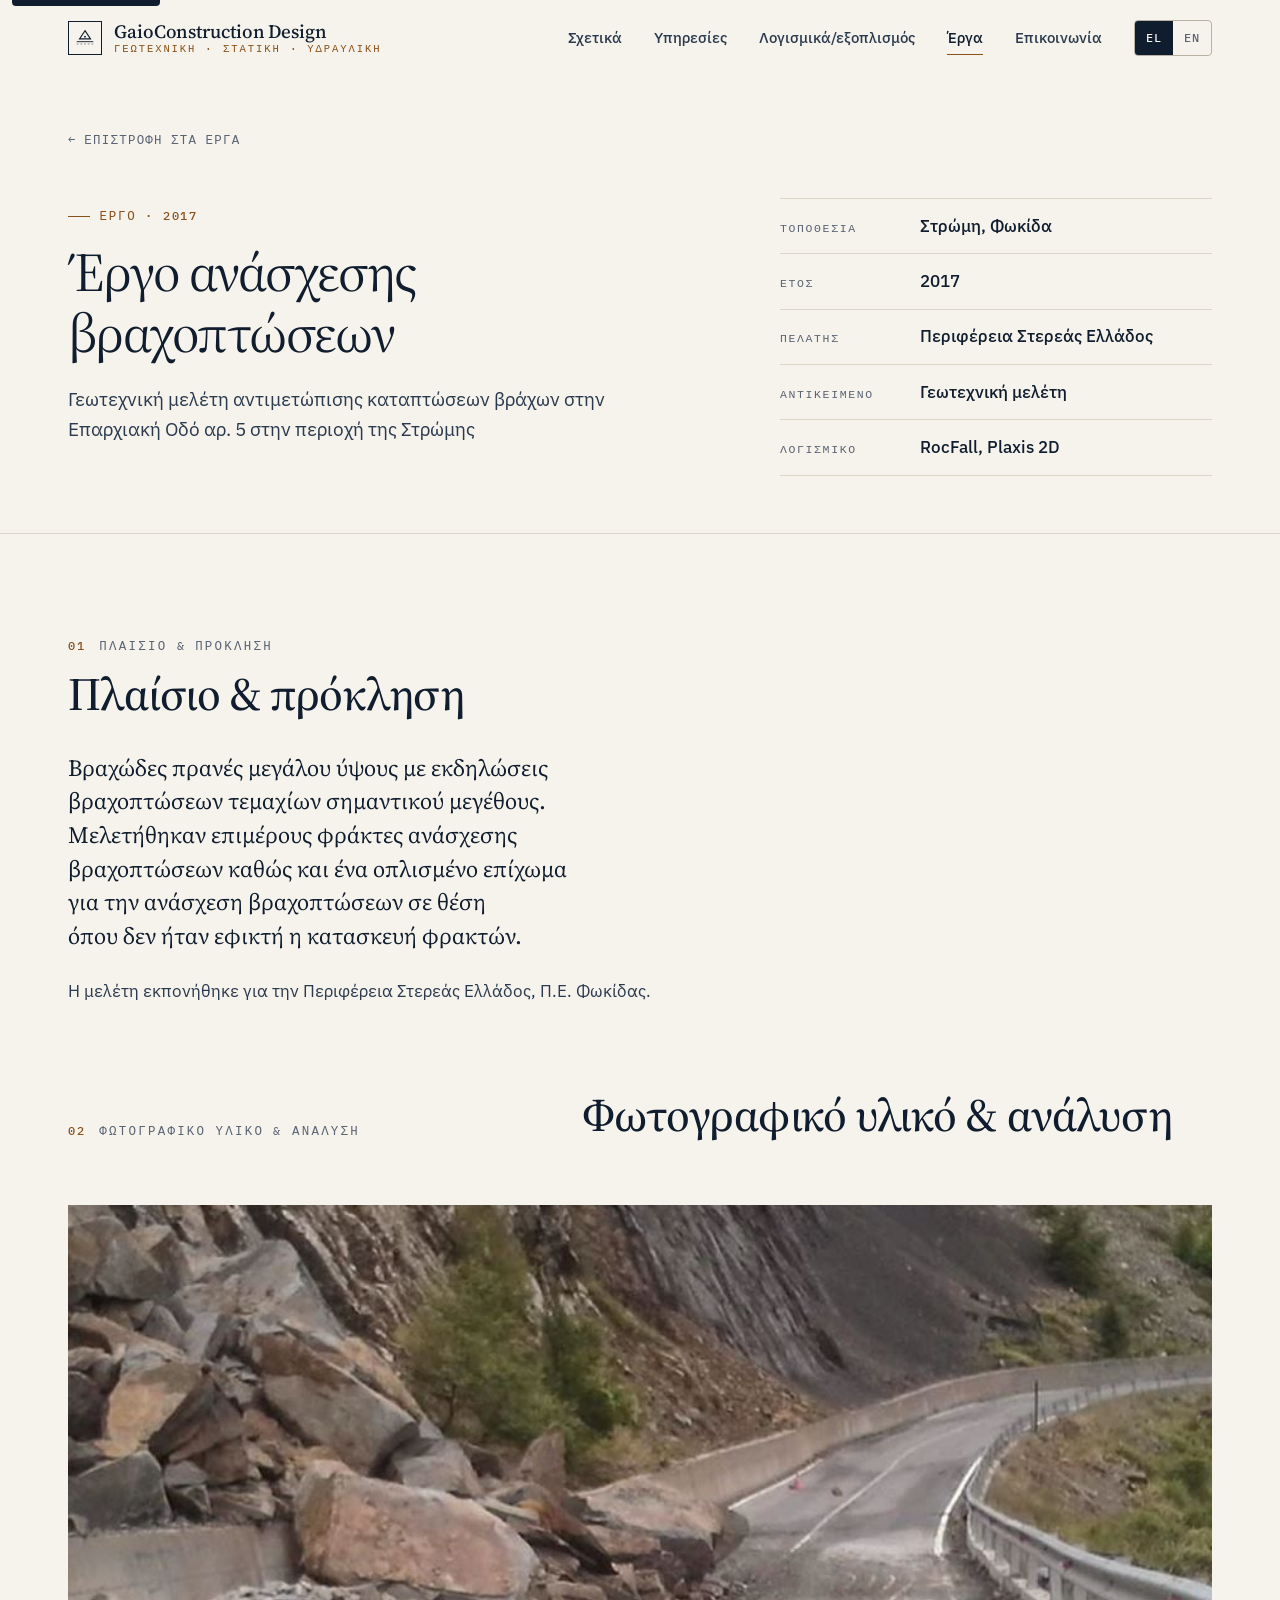
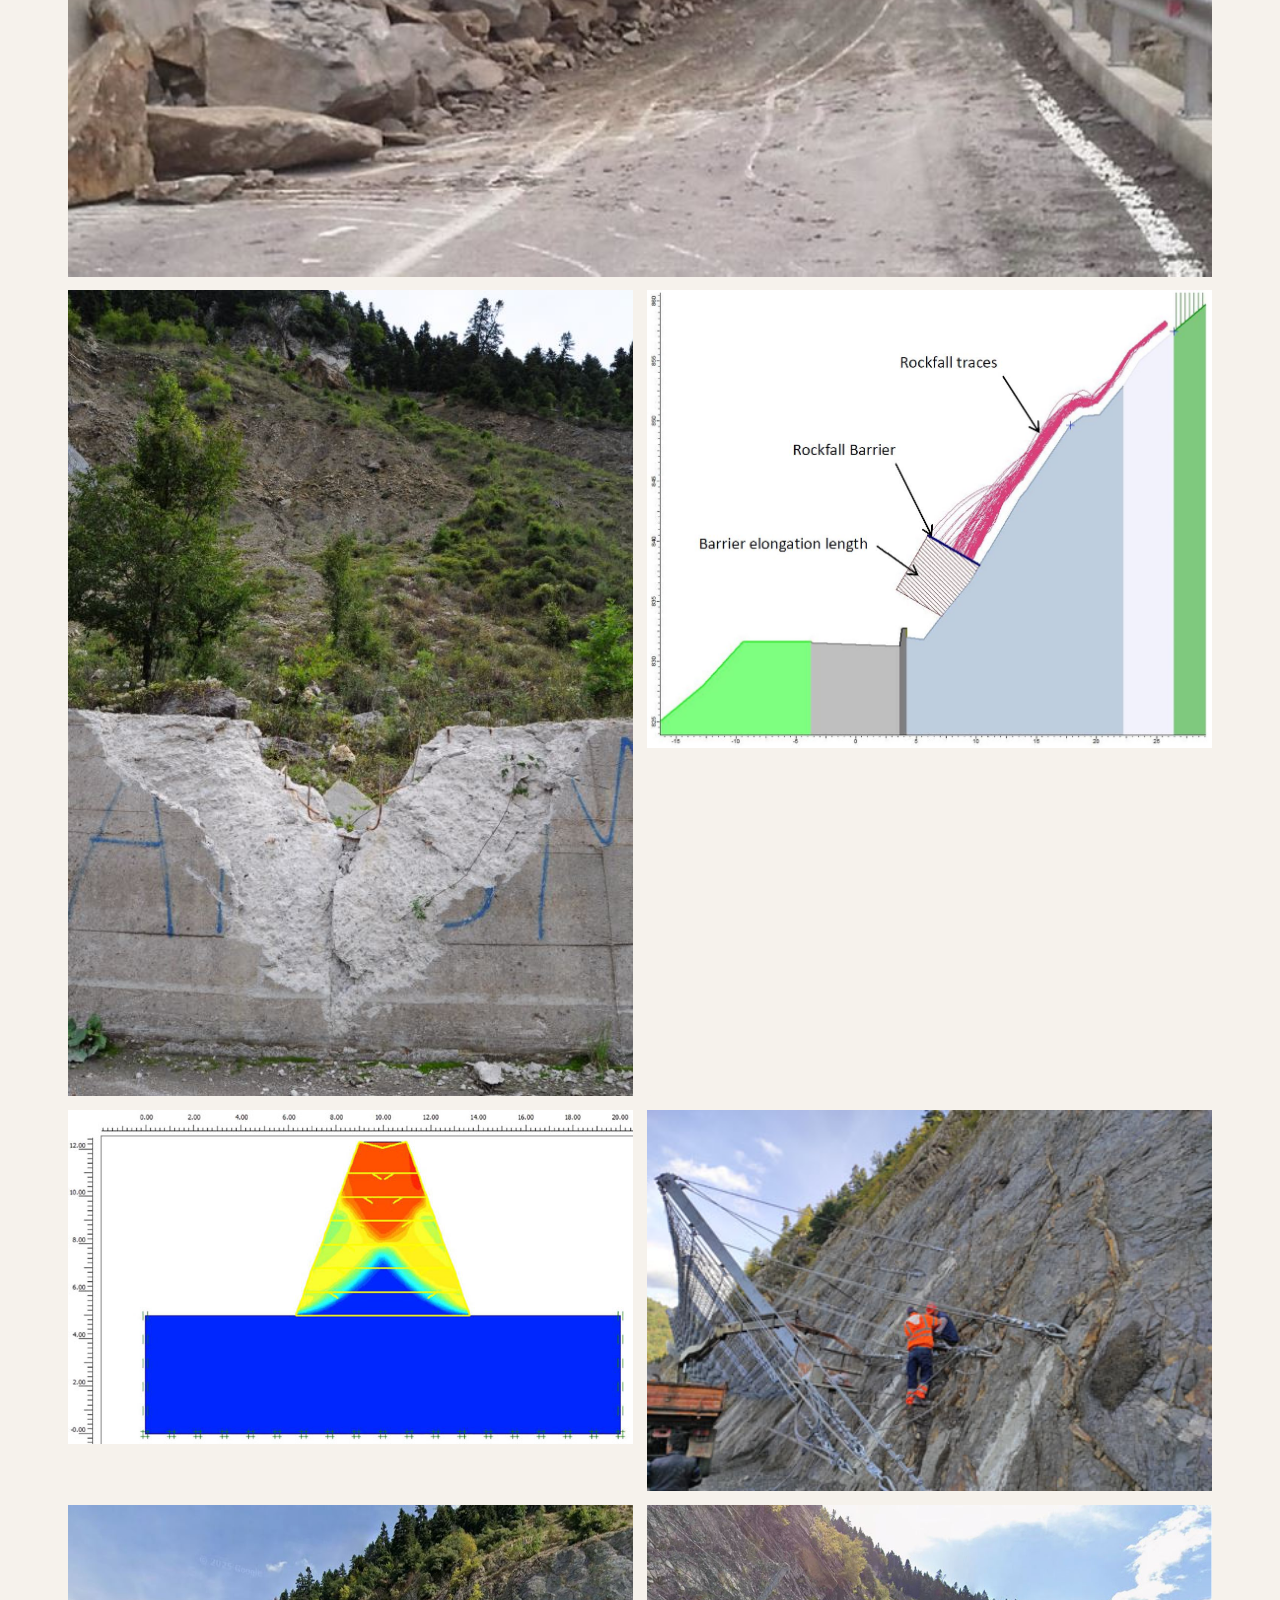
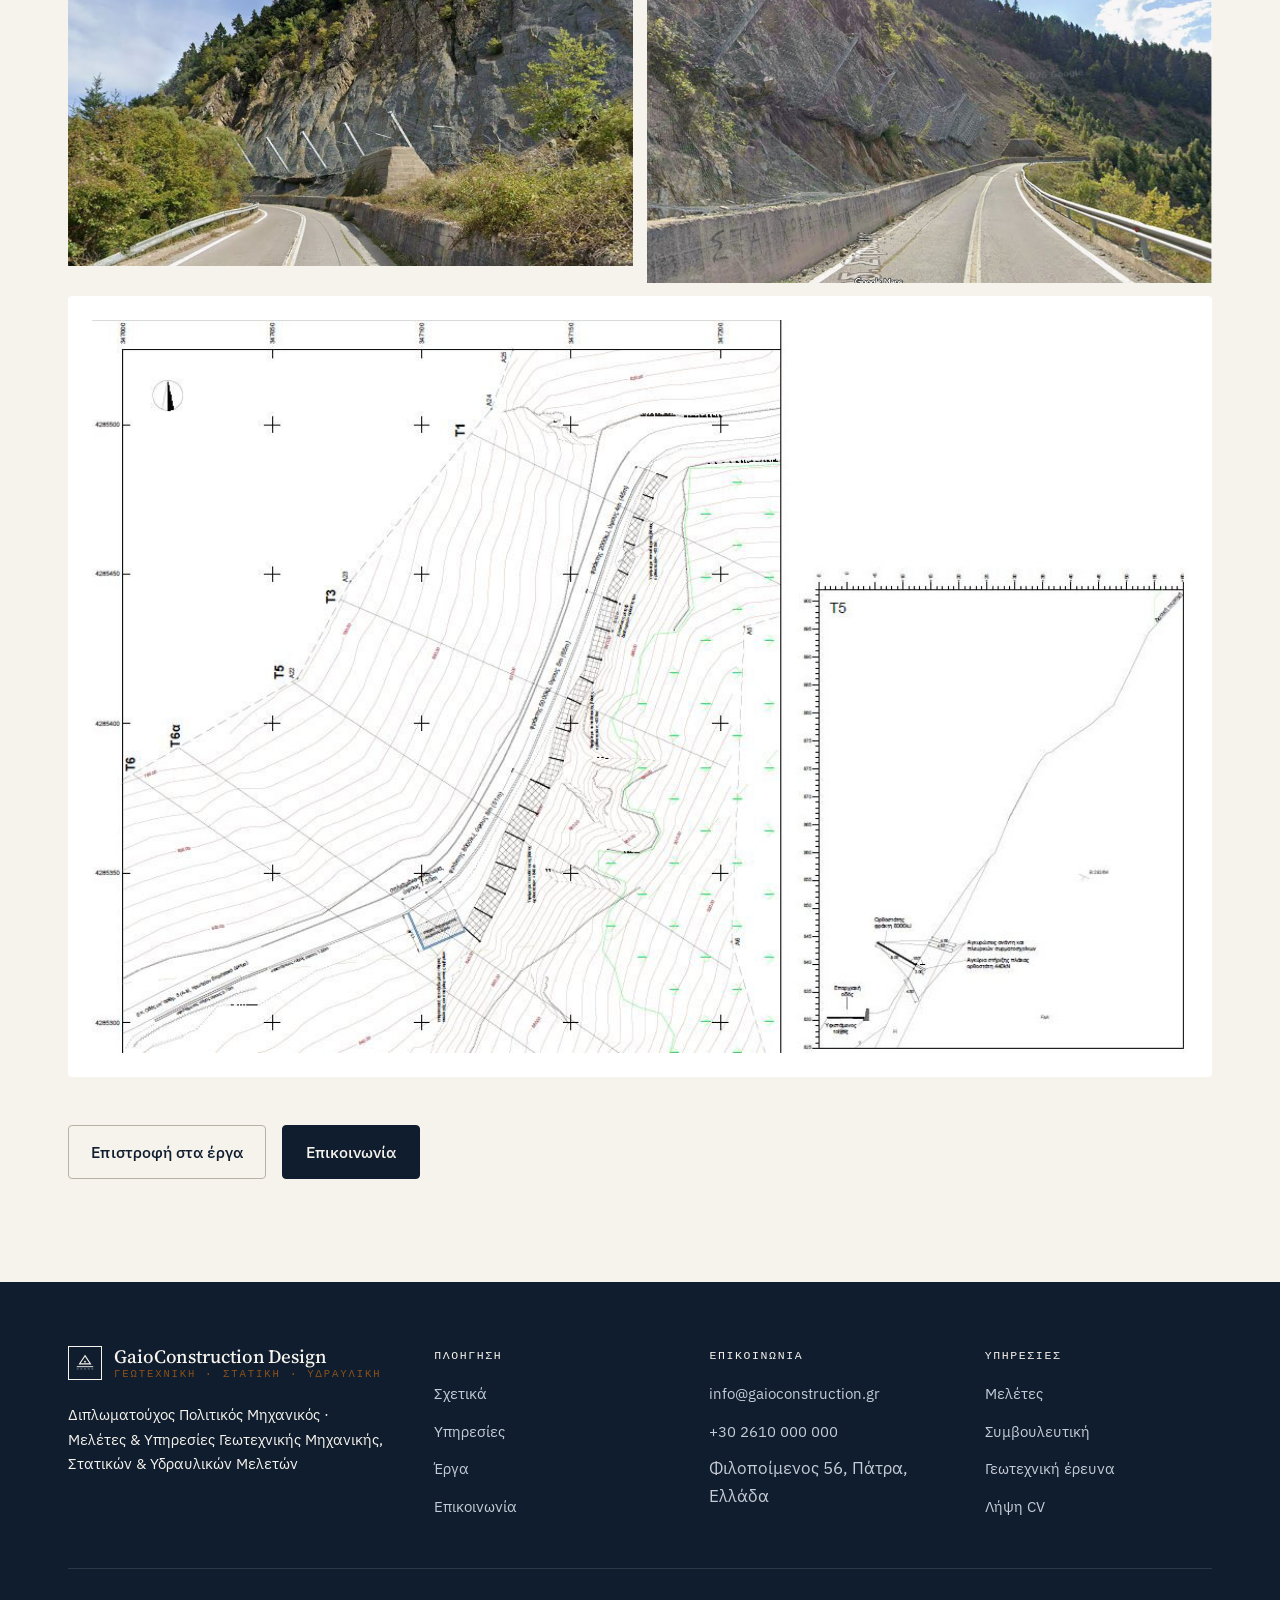
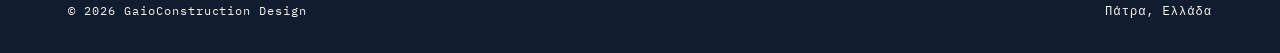
<file: project2.html>
<!DOCTYPE html>
<html lang="el">
<head>
  <meta charset="UTF-8" />
  <meta name="viewport" content="width=device-width, initial-scale=1" />
  <meta name="description" content="Έργο ανάσχεσης βραχοπτώσεων, Στρώμη 2017 — GaioConstruction Design" />
  <meta name="theme-color" content="#0f1d2e" />
  <title>Έργο ανάσχεσης βραχοπτώσεων — GaioConstruction Design</title>

  <link rel="preconnect" href="https://fonts.googleapis.com" />
  <link rel="preconnect" href="https://fonts.gstatic.com" crossorigin />
  <link rel="stylesheet" href="https://fonts.googleapis.com/css2?family=IBM+Plex+Mono:wght@400;500&family=IBM+Plex+Sans:wght@400;500;600&family=Source+Serif+4:ital,opsz,wght@0,8..60,400;0,8..60,500;1,8..60,400&display=swap" />

  <link rel="stylesheet" href="css/styles.css" />
</head>
<body>

<a class="skip-link" href="#main">Skip to content</a>

<header class="site-header" role="banner">
  <div class="container nav">
    <a class="brand" href="index.html" aria-label="GaioConstruction Design — Αρχική">
      <span class="brand-mark" aria-hidden="true">
        <svg viewBox="0 0 24 24" fill="none">
          <path d="M3 16h18" stroke="currentColor" stroke-width="1" />
          <path d="M3 18.5h18" stroke="currentColor" stroke-width="0.5" stroke-dasharray="2 2" />
          <path d="M12 4 L18 13 H6 Z" stroke="currentColor" stroke-width="1.2" fill="none" />
          <circle cx="12" cy="10.5" r="1" fill="currentColor" />
        </svg>
      </span>
      <span class="brand-name">
        <span>GaioConstruction Design</span>
        <span data-i18n="brand.tagline">Γεωτεχνική · Στατική · Υδραυλική</span>
      </span>
    </a>

    <ul class="nav-links" id="primary-nav">
      <li><a href="index.html#about"    data-i18n="nav.about">Σχετικά</a></li>
      <li><a href="index.html#services" data-i18n="nav.services">Υπηρεσίες</a></li>
      <li><a href="index.html#tools"    data-i18n="nav.tools">Λογισμικά</a></li>
      <li><a href="index.html#project"  data-i18n="nav.projects" class="is-active">Έργα</a></li>
      <li><a href="index.html#contact"  data-i18n="nav.contact">Επικοινωνία</a></li>
    </ul>

    <div class="nav-actions">
      <div class="lang-switch" role="group" aria-label="Language">
        <button data-lang-btn="el" aria-pressed="true">EL</button>
        <button data-lang-btn="en" aria-pressed="false">EN</button>
      </div>
      <button class="nav-toggle" aria-label="Menu" aria-expanded="false" aria-controls="primary-nav">
        <span></span><span></span><span></span>
      </button>
    </div>
  </div>
</header>

<main id="main">

<section class="project-hero">
  <div class="container">

    <a href="index.html#project" class="back-link" data-i18n="project1.back">Επιστροφή στα έργα</a>

    <div class="project-detail-grid">
      <div>
        <span class="eyebrow" data-i18n="project2.eyebrow">Έργο · 2017</span>
        <h1 style="margin-top:1rem" data-i18n="project.2.title">Έργο ανάσχεσης βραχοπτώσεων</h1>
        <p class="lead" style="margin-top:1.25rem;max-width:50ch" data-i18n="project.2.lead">
          Γεωτεχνική μελέτη αντιμετώπισης καταπτώσεων βράχων στην Επαρχιακή Οδό αρ. 5 στην περιοχή της Στρώμης.
        </p>
      </div>

      <aside>
        <ul class="project-facts" style="margin-top:0">
          <li>
            <span class="label" data-i18n="project2.label.loc">Τοποθεσία</span>
            <span class="value" data-i18n="project.2.location">Στρώμη, Φωκίδα</span>
          </li>
          <li>
            <span class="label" data-i18n="project2.label.year">Έτος</span>
            <span class="value" data-i18n="project.2.year">2017</span>
          </li>
          <li>
            <span class="label" data-i18n="project2.label.client">Πελάτης</span>
            <span class="value" data-i18n="project.2.client">Περιφέρεια Στερεάς Ελλάδος</span>
          </li>
          <li>
            <span class="label" data-i18n="project2.label.scope">Αντικείμενο</span>
            <span class="value" data-i18n="project.2.scope">Γεωτεχνική μελέτη</span>
          </li>
          <li>
            <span class="label" data-i18n="project2.label.tools">Λογισμικό</span>
            <span class="value" data-i18n="project.2.tools">RocFall, Plaxis 2D</span>
          </li>
        </ul>
      </aside>
    </div>
  </div>
</section>

<section class="section" aria-labelledby="ctx-h">
  <div class="container">
    <div class="about-grid">
      <div class="about-body" style="grid-column:1">
        <header class="section-head" style="margin-bottom:2rem;grid-template-columns:1fr">
          <div>
            <div class="section-num" data-num="01"><span data-i18n="project2.body.h">Πλαίσιο & πρόκληση</span></div>
            <h2 style="margin-top:0.75rem" data-i18n="project2.body.h">Πλαίσιο & πρόκληση</h2>
          </div>
        </header>
        <p class="first-line" data-i18n="project2.body.p1">
          Βραχώδες πρανές μεγάλου ύψους με εκδηλώσεις βραχοπτώσεων τεμαχίων σημαντικού μαγέθους.
        </p>
        <p data-i18n="project2.body.p2">
          Η μελέτη εκπονήθηκε για την Περιφέρεια Στερεάς Ελλάδος, Π.Ε. Φωκίδας.
        </p>
      </div>
    </div>

    <header class="section-head" style="margin-top:4.5rem">
      <div>
        <div class="section-num" data-num="02"><span data-i18n="project2.gallery.h">Φωτογραφικό υλικό & ανάλυση</span></div>
      </div>
      <div>
        <h2 data-i18n="project2.gallery.h">Φωτογραφικό υλικό & ανάλυση</h2>
      </div>
    </header>

    <div class="detail-gallery">
      <div class="img span-6"><img src="assets/project2-1.JPG" alt="Άποψη εκδήλωσης βραχοπτώσεων σε παλαιότερα έτη" /></div>
      <div class="img span-3"><img src="assets/project2-2.JPG" alt="Άποψη εκδήλωσης βραχοπτώσεων πάνω σε υφιστάμενο προ μελέτης τοίχο Ω/Σ" /></div>
      <div class="img span-3"><img src="assets/project2-3.JPG" alt="Προσομοίωση με το RocFall" /></div>
      <div class="img span-3"><img src="assets/project2-4.JPG" alt="Προσομοίωση με το PLAXIS 2D οπλισμένου αναχώματος ανάσχεσης βραχοπτώσεων" /></div>
      <div class="img span-3"><img src="assets/project2-5.jpg" alt="Κατασκευή έργου" /></div>
      <div class="img span-3"><img src="assets/project2-6.JPG" alt="Ολοκληρωμένο έργο (street view)" /></div>
      <div class="img span-3"><img src="assets/project2-7.JPG" alt="Ολοκληρωμένο έργο (street view)" /></div>
      <div class="img span-6" style="background:#fff;aspect-ratio:21/10">
        <img src="assets/project2-placeholder.jpg" alt="Σχέδια οριζοντιογραφίας - τομών" style="object-fit:contain;padding:1.5rem" />
      </div>
    </div>

    <div style="margin-top:3rem;display:flex;gap:1rem;flex-wrap:wrap">
      <a href="index.html#project" class="btn btn-ghost" data-i18n="project2.back">Επιστροφή στα έργα</a>
      <a href="index.html#contact" class="btn btn-primary" data-i18n="cta.contact">Επικοινωνία</a>
    </div>
  </div>
</section>

</main>

<footer class="site-footer" role="contentinfo">
  <div class="container">
    <div class="footer-grid">
      <div class="footer-brand">
        <a class="brand" href="index.html">
          <span class="brand-mark" aria-hidden="true">
            <svg viewBox="0 0 24 24" fill="none">
              <path d="M3 16h18" stroke="currentColor" stroke-width="1" />
              <path d="M3 18.5h18" stroke="currentColor" stroke-width="0.5" stroke-dasharray="2 2" />
              <path d="M12 4 L18 13 H6 Z" stroke="currentColor" stroke-width="1.2" fill="none" />
              <circle cx="12" cy="10.5" r="1" fill="currentColor" />
            </svg>
          </span>
          <span class="brand-name">
            <span>GaioConstruction Design</span>
            <span data-i18n="brand.tagline">Γεωτεχνική · Στατική · Υδραυλική</span>
          </span>
        </a>
        <p data-i18n="foot.about">
          Διπλωματούχος Πολιτικός Μηχανικός · Μελέτες & υπηρεσίες αλληλεπίδρασης εδάφους–κατασκευής στην Ελλάδα.
        </p>
      </div>

      <div class="footer-col">
        <h6 data-i18n="foot.col1">Πλοήγηση</h6>
        <ul>
          <li><a href="index.html#about"    data-i18n="nav.about">Σχετικά</a></li>
          <li><a href="index.html#services" data-i18n="nav.services">Υπηρεσίες</a></li>
          <li><a href="index.html#project"  data-i18n="nav.projects">Έργα</a></li>
          <li><a href="index.html#contact"  data-i18n="nav.contact">Επικοινωνία</a></li>
        </ul>
      </div>

      <div class="footer-col">
        <h6 data-i18n="foot.col3">Επικοινωνία</h6>
        <ul>
          <li><a href="mailto:info@gaioconstruction.gr">info@gaioconstruction.gr</a></li>
          <li><a href="tel:+302610000000">+30 2610 000 000</a></li>
          <li><span data-i18n="contact.location.value">Πάτρα, Ελλάδα</span></li>
        </ul>
      </div>

      <div class="footer-col">
        <h6 data-i18n="foot.col2">Υπηρεσίες</h6>
        <ul>
          <li><a href="index.html#services" data-i18n="service.5.title">Μελέτες</a></li>
          <li><a href="index.html#services" data-i18n="service.1.title">Συμβουλευτική</a></li>
          <li><a href="index.html#services" data-i18n="service.2.title">Γεωτεχνική έρευνα</a></li>
          <li><a href="assets/cv-vlachakis.pdf" download data-i18n="cta.cv">Λήψη CV</a></li>
        </ul>
      </div>
    </div>

    <div class="footer-base">
      <span data-i18n="foot.copy">© 2026 GaioConstruction Design</span>
      <span data-i18n="foot.built">Στατική σελίδα · Πάτρα, Ελλάδα</span>
    </div>
  </div>
</footer>

<script src="js/app.js"></script>
</body>
</html>
</file>
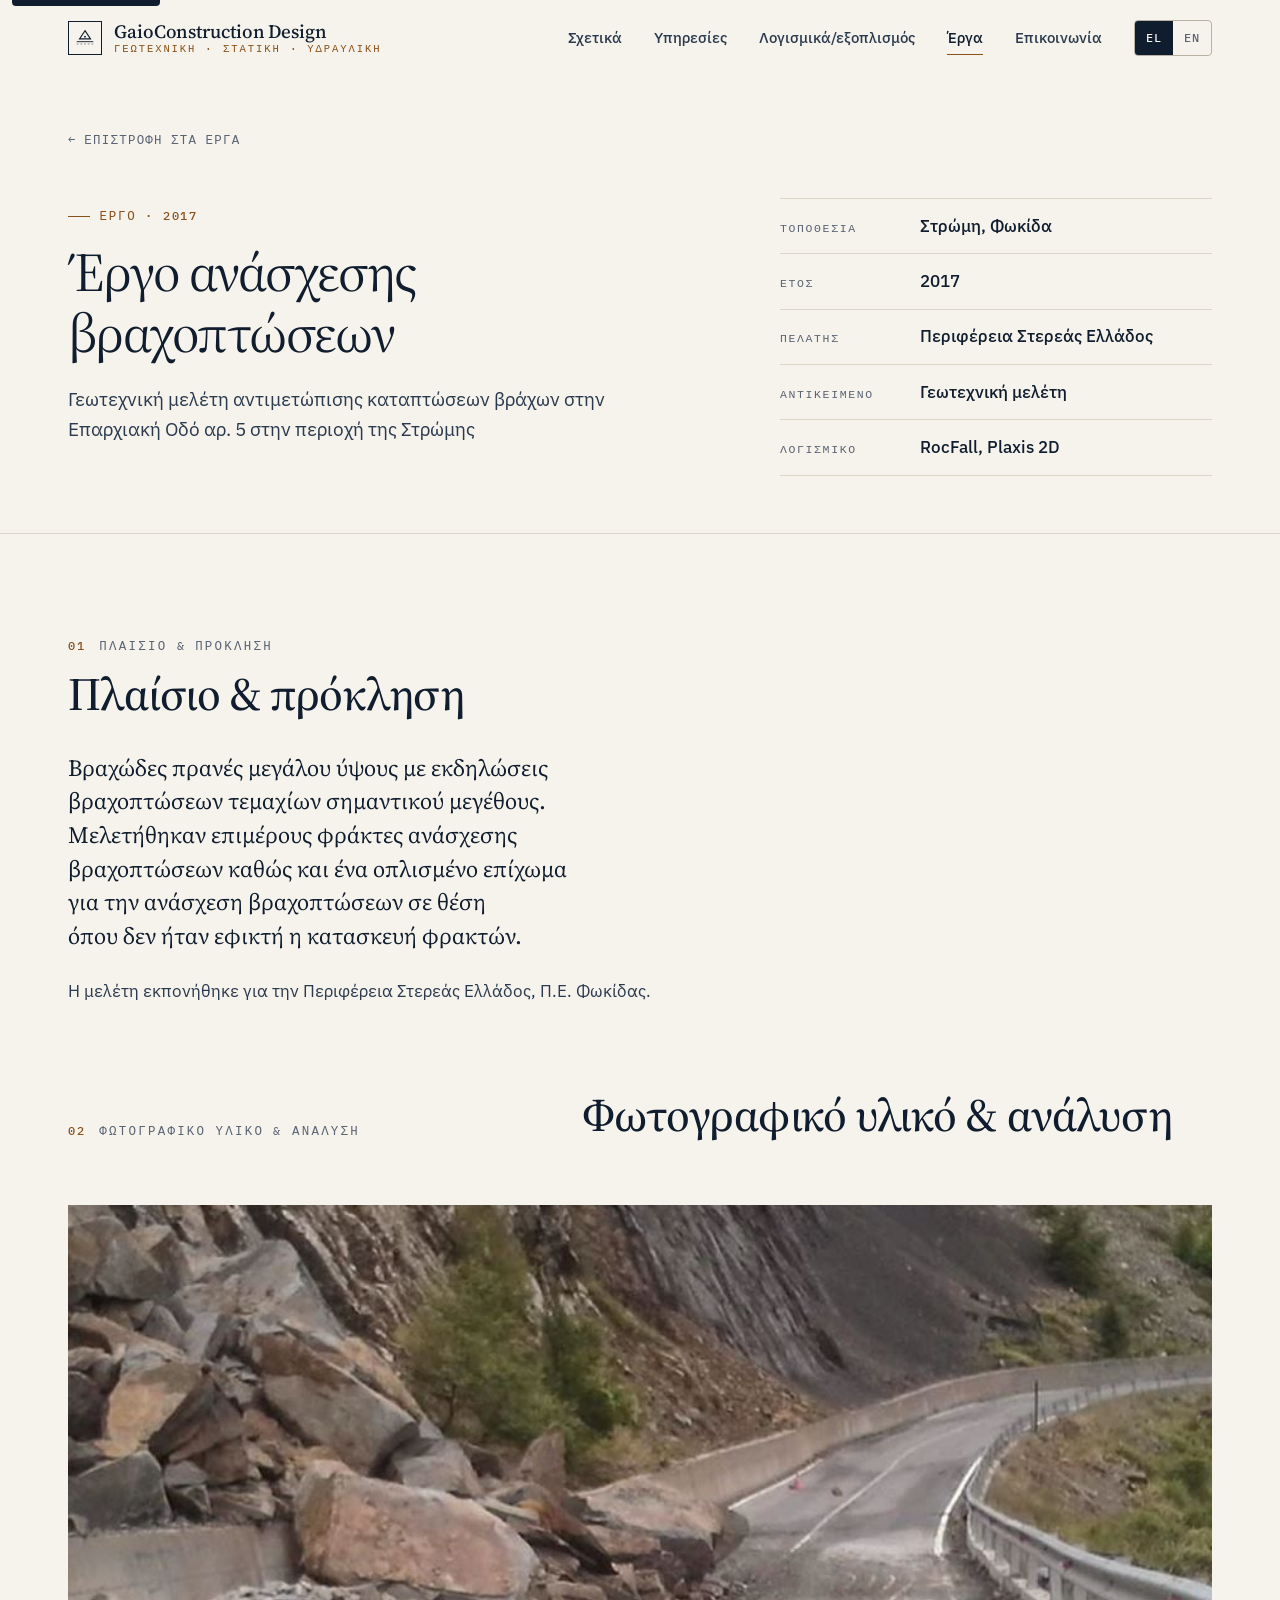
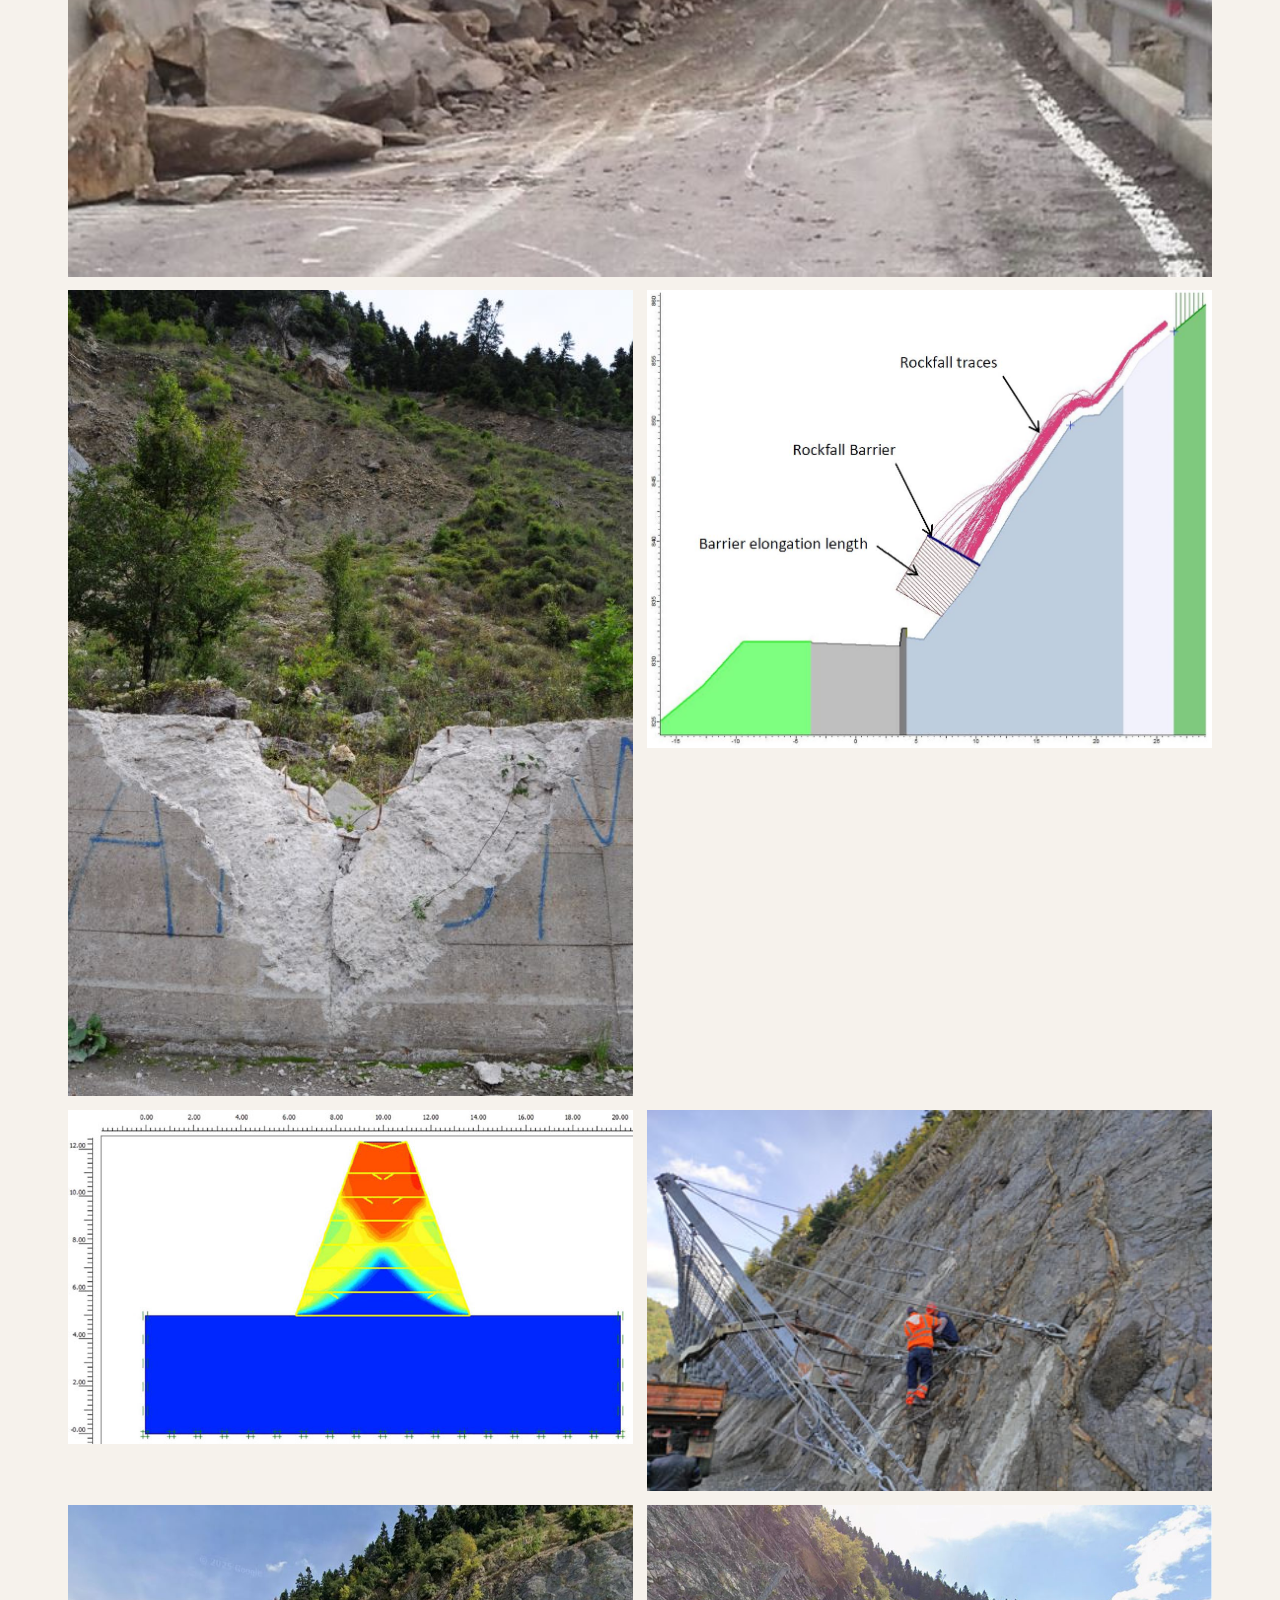
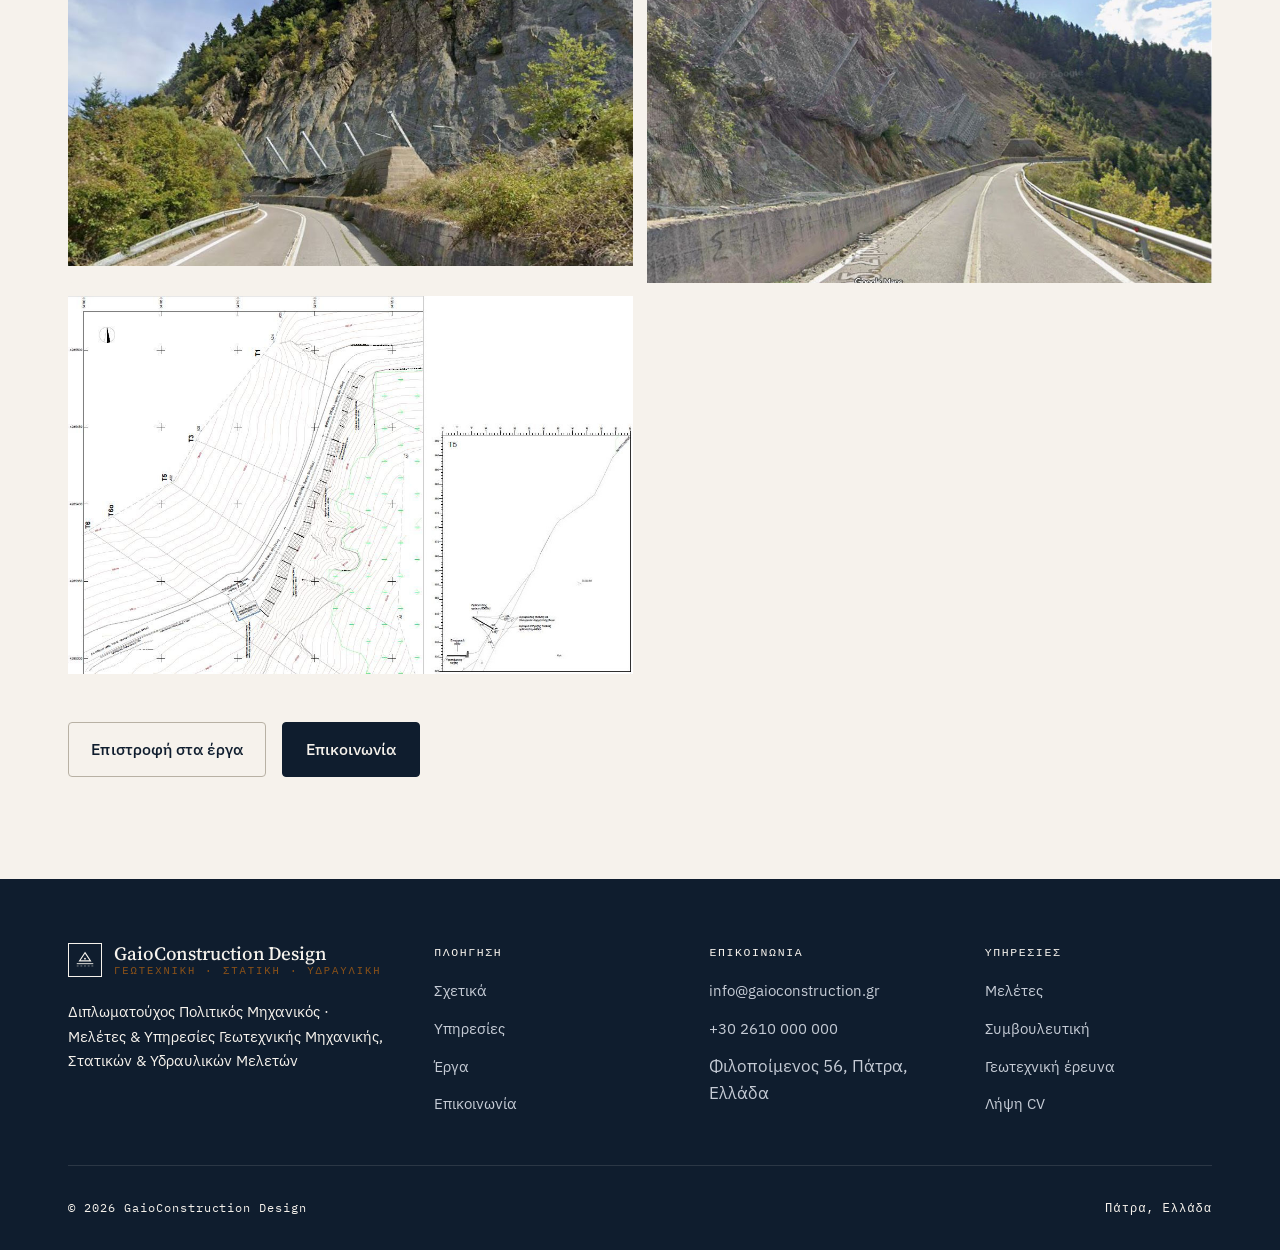
<file: rockfall-retention-works.html>
<!doctype html>
<html lang="el">
  <head>
    <meta charset="UTF-8" />
    <meta name="viewport" content="width=device-width, initial-scale=1" />
    <meta name="description" content="Έργο ανάσχεσης βραχοπτώσεων, Στρώμη 2017 — GaioConstruction Design" />
    <meta name="theme-color" content="#0f1d2e" />
    <title>Έργο ανάσχεσης βραχοπτώσεων — GaioConstruction Design</title>

    <link rel="preconnect" href="https://fonts.googleapis.com" />
    <link rel="preconnect" href="https://fonts.gstatic.com" crossorigin />
    <link
      rel="stylesheet"
      href="https://fonts.googleapis.com/css2?family=IBM+Plex+Mono:wght@400;500&family=IBM+Plex+Sans:wght@400;500;600&family=Source+Serif+4:ital,opsz,wght@0,8..60,400;0,8..60,500;1,8..60,400&display=swap"
    />

    <link rel="stylesheet" href="css/styles.css" />
  </head>
  <body>
    <a class="skip-link" href="#main">Skip to content</a>

    <header class="site-header" role="banner">
      <div class="container nav">
        <a class="brand" href="index.html" aria-label="GaioConstruction Design — Αρχική">
          <span class="brand-mark" aria-hidden="true">
            <svg viewBox="0 0 24 24" fill="none">
              <path d="M3 16h18" stroke="currentColor" stroke-width="1" />
              <path d="M3 18.5h18" stroke="currentColor" stroke-width="0.5" stroke-dasharray="2 2" />
              <path d="M12 4 L18 13 H6 Z" stroke="currentColor" stroke-width="1.2" fill="none" />
              <circle cx="12" cy="10.5" r="1" fill="currentColor" />
            </svg>
          </span>
          <span class="brand-name">
            <span>GaioConstruction Design</span>
            <span data-i18n="brand.tagline">Γεωτεχνική · Στατική · Υδραυλική</span>
          </span>
        </a>

        <ul class="nav-links" id="primary-nav">
          <li><a href="index.html#about" data-i18n="nav.about">Σχετικά</a></li>
          <li><a href="index.html#services" data-i18n="nav.services">Υπηρεσίες</a></li>
          <li><a href="index.html#tools" data-i18n="nav.tools">Λογισμικά</a></li>
          <li><a href="index.html#project" data-i18n="nav.projects" class="is-active">Έργα</a></li>
          <li><a href="index.html#contact" data-i18n="nav.contact">Επικοινωνία</a></li>
        </ul>

        <div class="nav-actions">
          <div class="lang-switch" role="group" aria-label="Language">
            <button data-lang-btn="el" aria-pressed="true">EL</button>
            <button data-lang-btn="en" aria-pressed="false">EN</button>
          </div>
          <button class="nav-toggle" aria-label="Menu" aria-expanded="false" aria-controls="primary-nav">
            <span></span><span></span><span></span>
          </button>
        </div>
      </div>
    </header>

    <main id="main">
      <section class="project-hero">
        <div class="container">
          <a href="index.html#project" class="back-link" data-i18n="project1.back">Επιστροφή στα έργα</a>

          <div class="project-detail-grid">
            <div>
              <span class="eyebrow" data-i18n="project2.eyebrow">Έργο · 2017</span>
              <h1 style="margin-top: 1rem" data-i18n="project.2.title">Έργο ανάσχεσης βραχοπτώσεων</h1>
              <p class="lead" style="margin-top: 1.25rem; max-width: 50ch" data-i18n="project.2.lead">
                Γεωτεχνική μελέτη αντιμετώπισης καταπτώσεων βράχων στην Επαρχιακή Οδό αρ. 5 στην περιοχή της Στρώμης.
              </p>
            </div>

            <aside>
              <ul class="project-facts" style="margin-top: 0">
                <li>
                  <span class="label" data-i18n="project2.label.loc">Τοποθεσία</span>
                  <span class="value" data-i18n="project.2.location">Στρώμη, Φωκίδα</span>
                </li>
                <li>
                  <span class="label" data-i18n="project2.label.year">Έτος</span>
                  <span class="value" data-i18n="project.2.year">2017</span>
                </li>
                <li>
                  <span class="label" data-i18n="project2.label.client">Πελάτης</span>
                  <span class="value" data-i18n="project.2.client">Περιφέρεια Στερεάς Ελλάδος</span>
                </li>
                <li>
                  <span class="label" data-i18n="project2.label.scope">Αντικείμενο</span>
                  <span class="value" data-i18n="project.2.scope">Γεωτεχνική μελέτη</span>
                </li>
                <li>
                  <span class="label" data-i18n="project2.label.tools">Λογισμικό</span>
                  <span class="value" data-i18n="project.2.tools">RocFall, Plaxis 2D</span>
                </li>
              </ul>
            </aside>
          </div>
        </div>
      </section>

      <section class="section" aria-labelledby="ctx-h">
        <div class="container">
          <div class="about-grid">
            <div class="about-body" style="grid-column: 1">
              <header class="section-head" style="margin-bottom: 2rem; grid-template-columns: 1fr">
                <div>
                  <div class="section-num" data-num="01"><span data-i18n="project2.body.h">Πλαίσιο & πρόκληση</span></div>
                  <h2 style="margin-top: 0.75rem" data-i18n="project2.body.h">Πλαίσιο & πρόκληση</h2>
                </div>
              </header>
              <p class="first-line" data-i18n="project2.body.p1">
                Βραχώδες πρανές μεγάλου ύψους με εκδηλώσεις βραχοπτώσεων τεμαχίων σημαντικού μεγέθους. Μελετήθηκαν επιμέρους φράκτες
                ανάσχεσης βραχοπτώσεων καθώς και οπλισμένο επίχωμα για την ανάσχεση βραχοπτώσεων σε θέση όπου δεν ήταν εφικτή η κατασκευή
                φρακτών.
              </p>
              <p data-i18n="project2.body.p2">Η μελέτη εκπονήθηκε για την Περιφέρεια Στερεάς Ελλάδος, Π.Ε. Φωκίδας.</p>
            </div>
          </div>

          <header class="section-head" style="margin-top: 4.5rem">
            <div>
              <div class="section-num" data-num="02"><span data-i18n="project2.gallery.h">Φωτογραφικό υλικό & ανάλυση</span></div>
            </div>
            <div>
              <h2 data-i18n="project2.gallery.h">Φωτογραφικό υλικό & ανάλυση</h2>
            </div>
          </header>

          <div class="detail-gallery">
            <div class="img span-6"><img src="assets/project2-1.JPG" alt="Άποψη εκδήλωσης βραχοπτώσεων σε παλαιότερα έτη" /></div>

            <div class="img span-3">
              <img src="assets/project2-2.JPG" alt="Άποψη εκδήλωσης βραχοπτώσεων πάνω σε υφιστάμενο προ μελέτης τοίχο Ω/Σ" />
            </div>

            <div class="img span-3">
              <img src="assets/project2-3.JPG" alt="Προσομοίωση με το RocFall" />
            </div>

            <div class="img span-3">
              <img src="assets/project2-4.JPG" alt="Προσομοίωση με το PLAXIS 2D οπλισμένου αναχώματος ανάσχεσης βραχοπτώσεων" />
            </div>
            <div class="img span-3">
              <img src="assets/project2-5.jpg" alt="Κατασκευή έργου" />
            </div>

            <div class="img span-3">
              <img src="assets/project2-6.JPG" alt="Ολοκληρωμένο έργο (street view)" />
            </div>

            <div class="img span-3">
              <img src="assets/project2-7.JPG" alt="foto google" />
            </div>

            <div class="img span-3">
              <img src="assets/project2-placeholder.jpg" alt="Σχέδια οριζοντιογραφίας - τομών" />
            </div>
          </div>

          <div style="margin-top: 3rem; display: flex; gap: 1rem; flex-wrap: wrap">
            <a href="index.html#project" class="btn btn-ghost" data-i18n="project2.back">Επιστροφή στα έργα</a>
            <a href="index.html#contact" class="btn btn-primary" data-i18n="cta.contact">Επικοινωνία</a>
          </div>
        </div>
      </section>
    </main>

    <footer class="site-footer" role="contentinfo">
      <div class="container">
        <div class="footer-grid">
          <div class="footer-brand">
            <a class="brand" href="index.html">
              <span class="brand-mark" aria-hidden="true">
                <svg viewBox="0 0 24 24" fill="none">
                  <path d="M3 16h18" stroke="currentColor" stroke-width="1" />
                  <path d="M3 18.5h18" stroke="currentColor" stroke-width="0.5" stroke-dasharray="2 2" />
                  <path d="M12 4 L18 13 H6 Z" stroke="currentColor" stroke-width="1.2" fill="none" />
                  <circle cx="12" cy="10.5" r="1" fill="currentColor" />
                </svg>
              </span>
              <span class="brand-name">
                <span>GaioConstruction Design</span>
                <span data-i18n="brand.tagline">Γεωτεχνική · Στατική · Υδραυλική</span>
              </span>
            </a>
            <p data-i18n="foot.about">
              Διπλωματούχος Πολιτικός Μηχανικός · Μελέτες & υπηρεσίες αλληλεπίδρασης εδάφους–κατασκευής στην Ελλάδα.
            </p>
          </div>

          <div class="footer-col">
            <h6 data-i18n="foot.col1">Πλοήγηση</h6>
            <ul>
              <li><a href="index.html#about" data-i18n="nav.about">Σχετικά</a></li>
              <li><a href="index.html#services" data-i18n="nav.services">Υπηρεσίες</a></li>
              <li><a href="index.html#project" data-i18n="nav.projects">Έργα</a></li>
              <li><a href="index.html#contact" data-i18n="nav.contact">Επικοινωνία</a></li>
            </ul>
          </div>

          <div class="footer-col">
            <h6 data-i18n="foot.col3">Επικοινωνία</h6>
            <ul>
              <li><a href="mailto:info@gaioconstruction.gr">info@gaioconstruction.gr</a></li>
              <li><a href="tel:+302610000000">+30 2610 000 000</a></li>
              <li><span data-i18n="contact.location.value">Πάτρα, Ελλάδα</span></li>
            </ul>
          </div>

          <div class="footer-col">
            <h6 data-i18n="foot.col2">Υπηρεσίες</h6>
            <ul>
              <li><a href="index.html#services" data-i18n="service.5.title">Μελέτες</a></li>
              <li><a href="index.html#services" data-i18n="service.1.title">Συμβουλευτική</a></li>
              <li><a href="index.html#services" data-i18n="service.2.title">Γεωτεχνική έρευνα</a></li>
              <li><a href="assets/cv-vlachakis.pdf" download data-i18n="cta.cv">Λήψη CV</a></li>
            </ul>
          </div>
        </div>

        <div class="footer-base">
          <span data-i18n="foot.copy">© 2026 GaioConstruction Design</span>
          <span data-i18n="foot.built">Στατική σελίδα · Πάτρα, Ελλάδα</span>
        </div>
      </div>
    </footer>

    <script src="js/app.js"></script>
  </body>
</html>
</file>
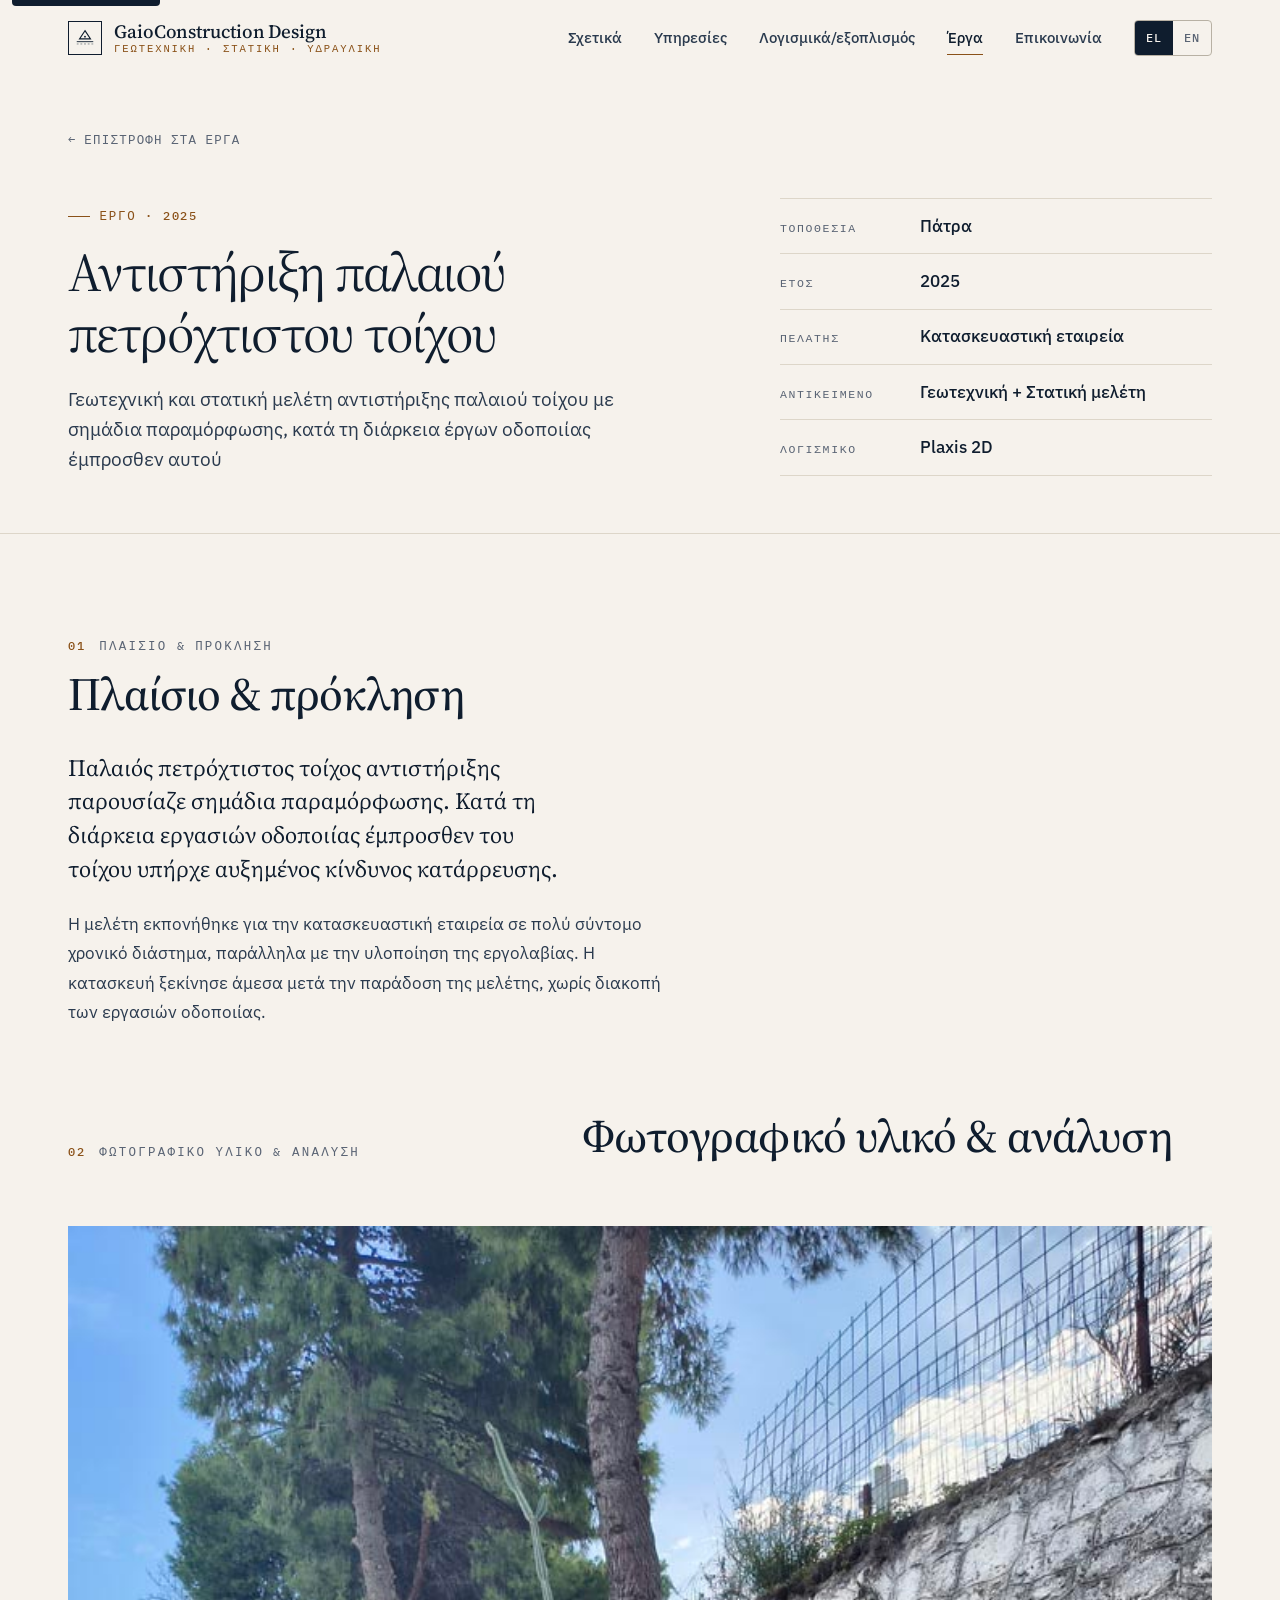
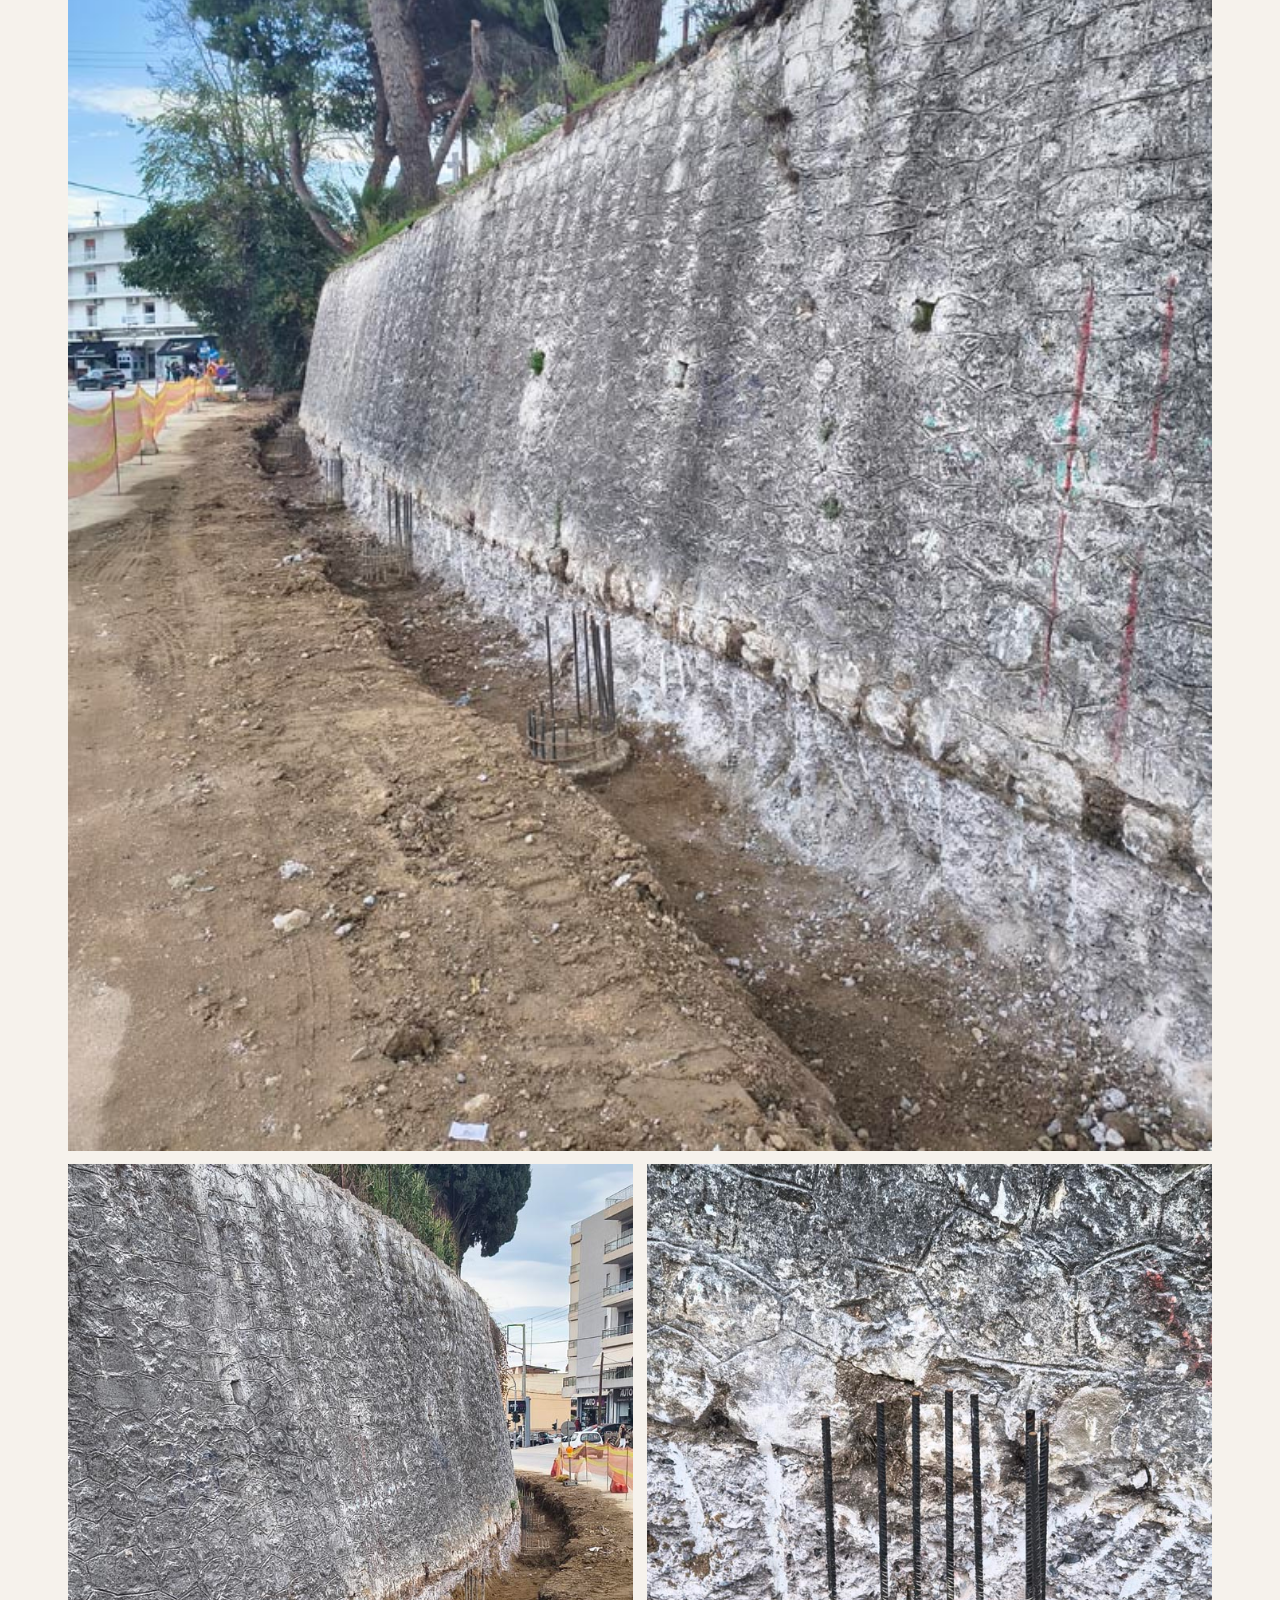
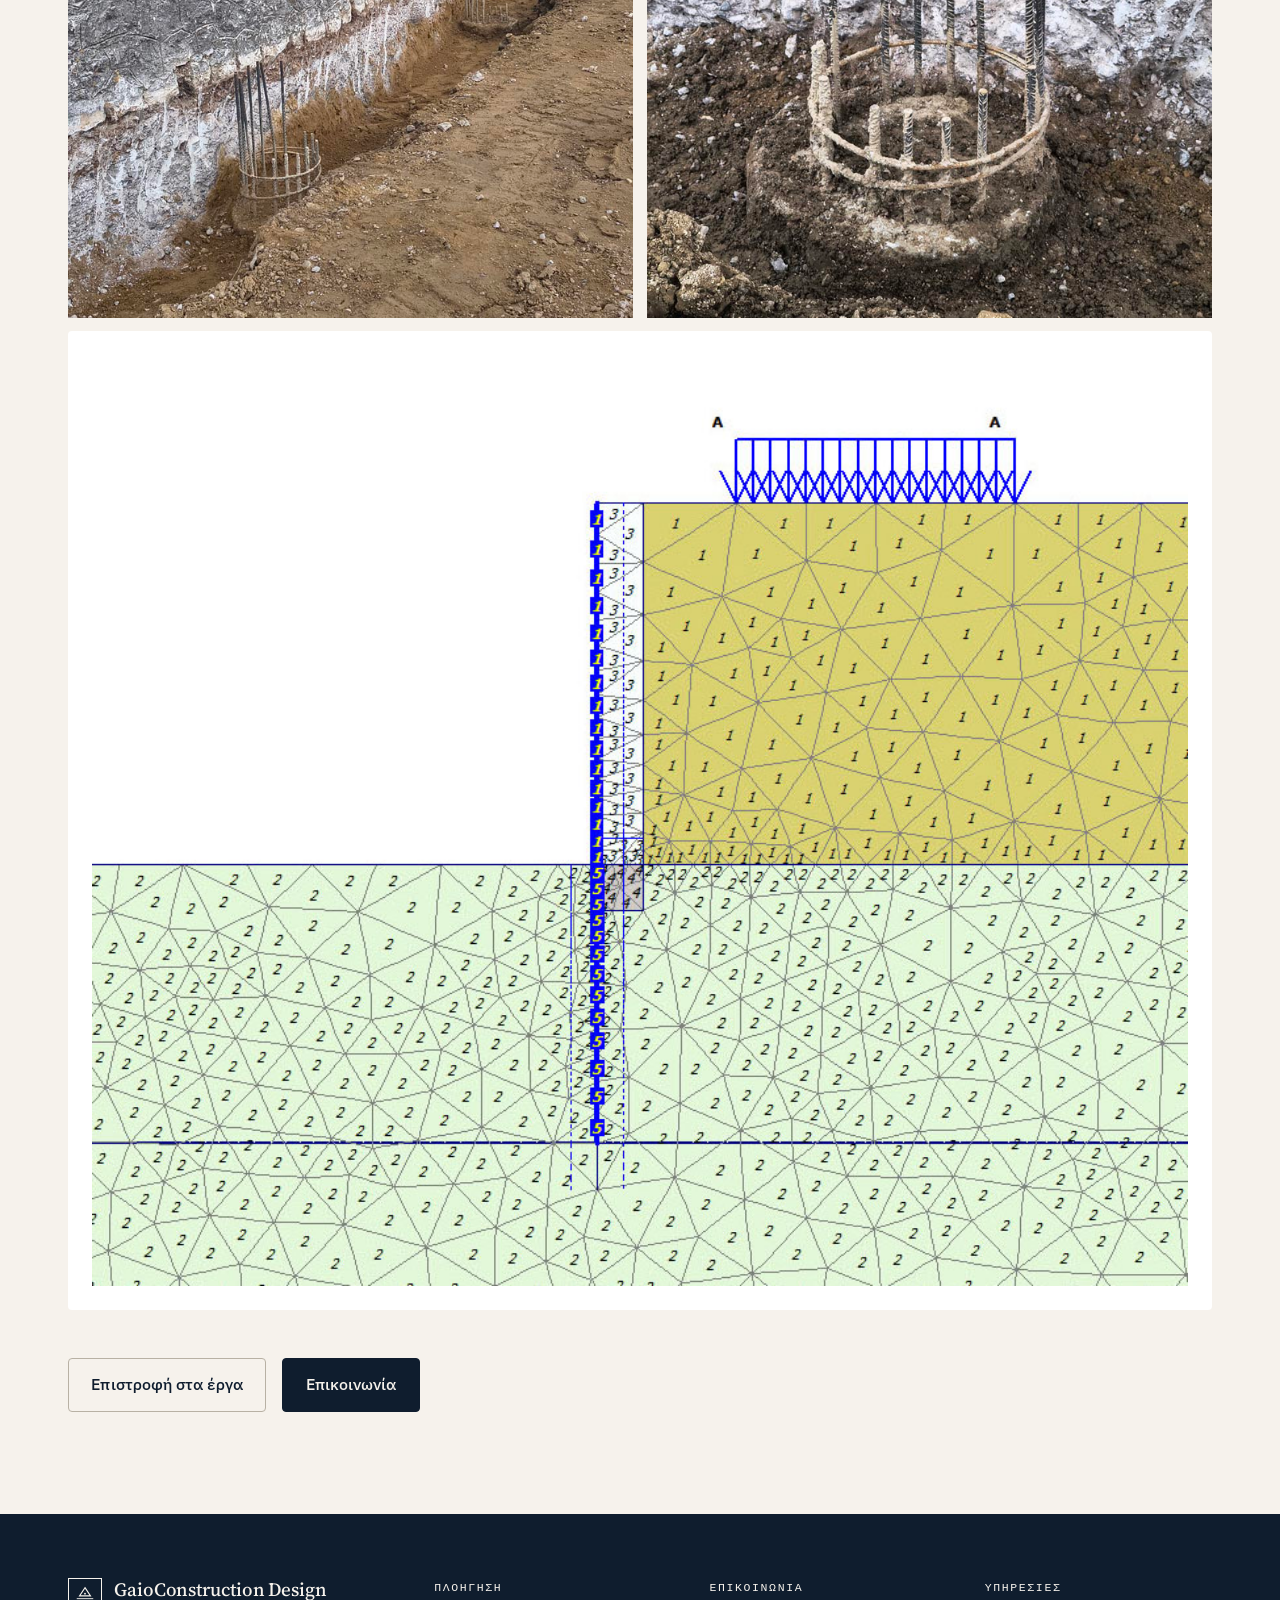
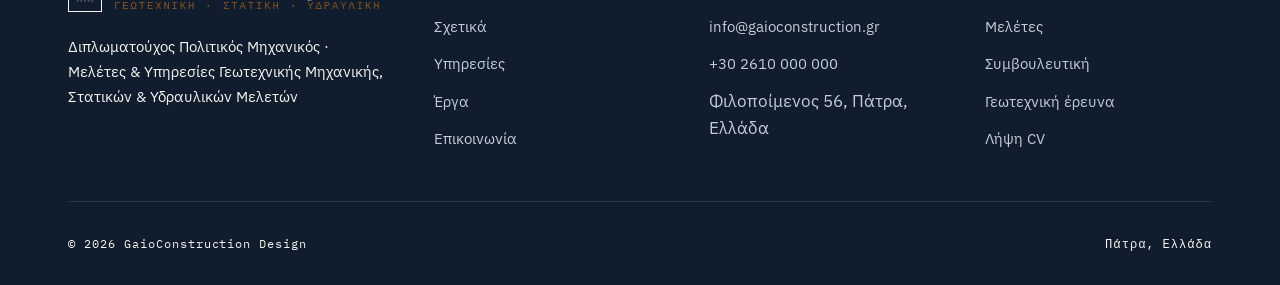
<file: stabilisation-retaining-wall.html>
<!doctype html>
<html lang="el">
  <head>
    <meta charset="UTF-8" />
    <meta name="viewport" content="width=device-width, initial-scale=1" />
    <meta name="description" content="Αντιστήριξη παλαιού πετρόχτιστου τοίχου, Πάτρα 2025 — GaioConstruction Design" />
    <meta name="theme-color" content="#0f1d2e" />
    <title>Αντιστήριξη πετρόχτιστου τοίχου — GaioConstruction Design</title>

    <link rel="preconnect" href="https://fonts.googleapis.com" />
    <link rel="preconnect" href="https://fonts.gstatic.com" crossorigin />
    <link
      rel="stylesheet"
      href="https://fonts.googleapis.com/css2?family=IBM+Plex+Mono:wght@400;500&family=IBM+Plex+Sans:wght@400;500;600&family=Source+Serif+4:ital,opsz,wght@0,8..60,400;0,8..60,500;1,8..60,400&display=swap"
    />

    <link rel="stylesheet" href="css/styles.css" />
  </head>
  <body>
    <a class="skip-link" href="#main">Skip to content</a>

    <header class="site-header" role="banner">
      <div class="container nav">
        <a class="brand" href="index.html" aria-label="GaioConstruction Design — Αρχική">
          <span class="brand-mark" aria-hidden="true">
            <svg viewBox="0 0 24 24" fill="none">
              <path d="M3 16h18" stroke="currentColor" stroke-width="1" />
              <path d="M3 18.5h18" stroke="currentColor" stroke-width="0.5" stroke-dasharray="2 2" />
              <path d="M12 4 L18 13 H6 Z" stroke="currentColor" stroke-width="1.2" fill="none" />
              <circle cx="12" cy="10.5" r="1" fill="currentColor" />
            </svg>
          </span>
          <span class="brand-name">
            <span>GaioConstruction Design</span>
            <span data-i18n="brand.tagline">Γεωτεχνική · Στατική · Υδραυλική</span>
          </span>
        </a>

        <ul class="nav-links" id="primary-nav">
          <li><a href="index.html#about" data-i18n="nav.about">Σχετικά</a></li>
          <li><a href="index.html#services" data-i18n="nav.services">Υπηρεσίες</a></li>
          <li><a href="index.html#tools" data-i18n="nav.tools">Λογισμικά</a></li>
          <li><a href="index.html#project" data-i18n="nav.projects" class="is-active">Έργα</a></li>
          <li><a href="index.html#contact" data-i18n="nav.contact">Επικοινωνία</a></li>
        </ul>

        <div class="nav-actions">
          <div class="lang-switch" role="group" aria-label="Language">
            <button data-lang-btn="el" aria-pressed="true">EL</button>
            <button data-lang-btn="en" aria-pressed="false">EN</button>
          </div>
          <button class="nav-toggle" aria-label="Menu" aria-expanded="false" aria-controls="primary-nav">
            <span></span><span></span><span></span>
          </button>
        </div>
      </div>
    </header>

    <main id="main">
      <section class="project-hero">
        <div class="container">
          <a href="index.html#project" class="back-link" data-i18n="project1.back">Επιστροφή στα έργα</a>

          <div class="project-detail-grid">
            <div>
              <span class="eyebrow" data-i18n="project1.eyebrow">Έργο · 2025</span>
              <h1 style="margin-top: 1rem" data-i18n="project.1.title">Αντιστήριξη παλαιού πετρόχτιστου τοίχου</h1>
              <p class="lead" style="margin-top: 1.25rem; max-width: 50ch" data-i18n="project.1.lead">
                Γεωτεχνική και στατική μελέτη αντιστήριξης παλαιού τοίχου με σημάδια μεγάλης παραμόρφωσης, κατά τη διάρκεια έργων οδοποιίας
                έμπροσθεν.
              </p>
            </div>

            <aside>
              <ul class="project-facts" style="margin-top: 0">
                <li>
                  <span class="label" data-i18n="project1.label.loc">Τοποθεσία</span>
                  <span class="value" data-i18n="project.1.location">Πάτρα</span>
                </li>
                <li>
                  <span class="label" data-i18n="project1.label.year">Έτος</span>
                  <span class="value" data-i18n="project.1.year">2025</span>
                </li>
                <li>
                  <span class="label" data-i18n="project1.label.client">Πελάτης</span>
                  <span class="value" data-i18n="project.1.client">Κατασκευαστική εταιρεία</span>
                </li>
                <li>
                  <span class="label" data-i18n="project1.label.scope">Αντικείμενο</span>
                  <span class="value" data-i18n="project.1.scope">Γεωτεχνική + Στατική μελέτη</span>
                </li>
                <li>
                  <span class="label" data-i18n="project1.label.tools">Λογισμικό</span>
                  <span class="value">Plaxis 2D</span>
                </li>
              </ul>
            </aside>
          </div>
        </div>
      </section>

      <section class="section" aria-labelledby="ctx-h">
        <div class="container">
          <div class="about-grid">
            <div class="about-body" style="grid-column: 1">
              <header class="section-head" style="margin-bottom: 2rem; grid-template-columns: 1fr">
                <div>
                  <div class="section-num" data-num="01"><span data-i18n="project1.body.h">Πλαίσιο & πρόκληση</span></div>
                  <h2 style="margin-top: 0.75rem" data-i18n="project1.body.h">Πλαίσιο & πρόκληση</h2>
                </div>
              </header>
              <p class="first-line" data-i18n="project1.body.p1">
                Παλαιός πετρόχτιστος τοίχος αντιστήριξης παρουσίαζε σημάδια παραμόρφωσης. Κατά τη διάρκεια εργασιών οδοποιίας έμπροσθεν του
                τοίχου υπήρχε αυξημένος κίνδυνος κατάρρευσης.
              </p>
              <p data-i18n="project1.body.p2">
                Η μελέτη εκπονήθηκε για την κατασκευαστική εταιρεία σε πολύ σύντομο χρονικό διάστημα, παράλληλα με την υλοποίηση της
                εργολαβίας. Η κατασκευή ξεκίνησε άμεσα μετά την παράδοση της μελέτης, χωρίς διακοπή των εργασιών οδοποιίας.
              </p>
            </div>
          </div>

          <header class="section-head" style="margin-top: 4.5rem">
            <div>
              <div class="section-num" data-num="02"><span data-i18n="project1.gallery.h">Φωτογραφικό υλικό & ανάλυση</span></div>
            </div>
            <div>
              <h2 data-i18n="project1.gallery.h">Φωτογραφικό υλικό & ανάλυση</h2>
            </div>
          </header>

          <div class="detail-gallery">
            <div class="img span-6">
              <img src="assets/project1-1.jpg" alt="Άποψη του παλαιού πετρόχτιστου τοίχου από τη βάση του εργοταξίου" />
            </div>
            <div class="img span-3"><img src="assets/project1-2.jpg" alt="Λεπτομέρεια της επιφάνειας του τοίχου με έντονη φθορά" /></div>
            <div class="img span-3">
              <img src="assets/project1-3.jpg" alt="Λεπτομέρεια οπλισμού πασσάλου θεμελίωσης στη βάση του τοίχου" />
            </div>
            <div class="img span-6" style="background: #fff; aspect-ratio: 21/10">
              <img
                src="assets/project1-placeholder.jpg"
                alt="Διατομή πεπερασμένων στοιχείων στο Plaxis — διατομή A–A του πασσαλότοιχου αντιστήριξης"
                style="object-fit: contain; padding: 1.5rem"
              />
            </div>
          </div>

          <div style="margin-top: 3rem; display: flex; gap: 1rem; flex-wrap: wrap">
            <a href="index.html#project" class="btn btn-ghost" data-i18n="project1.back">Επιστροφή στα έργα</a>
            <a href="index.html#contact" class="btn btn-primary" data-i18n="cta.contact">Επικοινωνία</a>
          </div>
        </div>
      </section>
    </main>

    <footer class="site-footer" role="contentinfo">
      <div class="container">
        <div class="footer-grid">
          <div class="footer-brand">
            <a class="brand" href="index.html">
              <span class="brand-mark" aria-hidden="true">
                <svg viewBox="0 0 24 24" fill="none">
                  <path d="M3 16h18" stroke="currentColor" stroke-width="1" />
                  <path d="M3 18.5h18" stroke="currentColor" stroke-width="0.5" stroke-dasharray="2 2" />
                  <path d="M12 4 L18 13 H6 Z" stroke="currentColor" stroke-width="1.2" fill="none" />
                  <circle cx="12" cy="10.5" r="1" fill="currentColor" />
                </svg>
              </span>
              <span class="brand-name">
                <span>GaioConstruction Design</span>
                <span data-i18n="brand.tagline">Γεωτεχνική · Στατική · Υδραυλική</span>
              </span>
            </a>
            <p data-i18n="foot.about">
              Διπλωματούχος Πολιτικός Μηχανικός · Μελέτες & υπηρεσίες αλληλεπίδρασης εδάφους–κατασκευής στην Ελλάδα.
            </p>
          </div>

          <div class="footer-col">
            <h6 data-i18n="foot.col1">Πλοήγηση</h6>
            <ul>
              <li><a href="index.html#about" data-i18n="nav.about">Σχετικά</a></li>
              <li><a href="index.html#services" data-i18n="nav.services">Υπηρεσίες</a></li>
              <li><a href="index.html#project" data-i18n="nav.projects">Έργα</a></li>
              <li><a href="index.html#contact" data-i18n="nav.contact">Επικοινωνία</a></li>
            </ul>
          </div>

          <div class="footer-col">
            <h6 data-i18n="foot.col3">Επικοινωνία</h6>
            <ul>
              <li><a href="mailto:info@gaioconstruction.gr">info@gaioconstruction.gr</a></li>
              <li><a href="tel:+302610000000">+30 2610 000 000</a></li>
              <li><span data-i18n="contact.location.value">Πάτρα, Ελλάδα</span></li>
            </ul>
          </div>

          <div class="footer-col">
            <h6 data-i18n="foot.col2">Υπηρεσίες</h6>
            <ul>
              <li><a href="index.html#services" data-i18n="service.5.title">Μελέτες</a></li>
              <li><a href="index.html#services" data-i18n="service.1.title">Συμβουλευτική</a></li>
              <li><a href="index.html#services" data-i18n="service.2.title">Γεωτεχνική έρευνα</a></li>
              <li><a href="assets/cv-vlachakis.pdf" download data-i18n="cta.cv">Λήψη CV</a></li>
            </ul>
          </div>
        </div>

        <div class="footer-base">
          <span data-i18n="foot.copy">© 2026 GaioConstruction Design</span>
          <span data-i18n="foot.built">Στατική σελίδα · Πάτρα, Ελλάδα</span>
        </div>
      </div>
    </footer>

    <script src="js/app.js"></script>
  </body>
</html>
</file>
<file: css/styles.css>
/* ============================================================
   GaioConstruction Design — site styles
   Conservative-professional system: warm off-white + deep navy
   ink, terracotta accent (soil/earth), serif headings + plex sans body.
   WCAG AA contrast throughout.
   ============================================================ */

:root {
  /* Color tokens */
  --bg: #f6f2ec; /* warm off-white, page */
  --bg-elev: #fbf8f3; /* slightly lighter, cards */
  --bg-deep: #0f1d2e; /* deep navy */
  --bg-deep-2: #152639; /* slight elevation on dark */
  --ink: #0f1d2e; /* primary text on light */
  --ink-2: #2a3a4e; /* secondary text on light */
  --muted: #5a6474; /* tertiary on light — improved contrast */
  --on-dark: #f6f2ec; /* primary on dark */
  --on-dark-2: #c5cbd5; /* secondary on dark */
  --rule: #ddd6c9; /* warm hairline */
  --rule-strong: #b8b1a4;
  --accent: #b8722c; /* terracotta — references soil */
  --accent-2: #8a5118; /* deeper terracotta for hover/active */
  --sage: #5b6b54; /* secondary natural accent */
  --focus: #1a4d8c; /* visible focus ring */

  /* Type */
  --ff-serif: 'Source Serif 4', 'Source Serif Pro', Georgia, 'Times New Roman', serif;
  --ff-sans: 'IBM Plex Sans', 'Segoe UI', system-ui, -apple-system, sans-serif;
  --ff-mono: 'IBM Plex Mono', ui-monospace, 'SFMono-Regular', Menlo, monospace;

  /* Sizes (modular, fluid) */
  --fs-eyebrow: 0.78rem;
  --fs-body: 1.0625rem; /* 17px base — slightly larger for legibility */
  --fs-lead: 1.21rem;
  --fs-h6: 0.95rem;
  --fs-h5: 1.125rem;
  --fs-h4: 1.45rem;
  --fs-h3: 1.85rem;
  --fs-h2: clamp(2rem, 3.6vw, 3rem);
  --fs-h1: clamp(2.6rem, 6vw, 4.75rem);

  /* Spacing */
  --pad-x: clamp(1.25rem, 4vw, 3rem);
  --section-y: clamp(4rem, 8vw, 7.5rem);
  --gutter: clamp(1.5rem, 3vw, 2.5rem);
  --maxw: 1240px;

  /* Other */
  --radius: 4px;
  --radius-lg: 10px;
  --transition: 220ms cubic-bezier(0.2, 0.7, 0.2, 1);

  color-scheme: light;
}

/* Dark mode tweak (optional via tweaks panel) */
[data-theme='dark'] {
  --bg: #0f1d2e;
  --bg-elev: #152639;
  --bg-deep: #06101c;
  --ink: #f0ece4;
  --ink-2: #c5cbd5;
  --muted: #9ba6b8; /* improved contrast for dark mode */
  --on-dark: #f6f2ec;
  --on-dark-2: #c5cbd5;
  --rule: #2a3a4e;
  --rule-strong: #3d4f66;
  --accent: #d18a4a;
  --accent-2: #e6a366;
  --sage: #8da082;
  --focus: #7fb1e8;
  color-scheme: dark;
}

/* ----------------------------------------------------------------
   Reset & base
---------------------------------------------------------------- */
*,
*::before,
*::after {
  box-sizing: border-box;
}
html {
  scroll-behavior: smooth;
}
@media (prefers-reduced-motion: reduce) {
  html {
    scroll-behavior: auto;
  }
  *,
  *::before,
  *::after {
    animation-duration: 0.01ms !important;
    transition-duration: 0.01ms !important;
  }
}

body {
  margin: 0;
  background: var(--bg);
  color: var(--ink);
  font-family: var(--ff-sans);
  font-size: var(--fs-body);
  line-height: 1.6;
  -webkit-font-smoothing: antialiased;
  text-rendering: optimizeLegibility;
}

img {
  max-width: 100%;
  display: block;
}

a {
  color: var(--ink);
  text-decoration-color: var(--rule-strong);
  text-decoration-thickness: 1px;
  text-underline-offset: 4px;
  transition:
    color var(--transition),
    text-decoration-color var(--transition);
}
a:hover {
  color: var(--accent-2);
  text-decoration-color: var(--accent-2);
}

:focus-visible {
  outline: 2px solid var(--focus);
  outline-offset: 3px;
  border-radius: 2px;
}

::selection {
  background: var(--accent);
  color: #fff;
}

/* Headings — serif, tight tracking */
h1,
h2,
h3,
h4 {
  font-family: var(--ff-serif);
  font-weight: 500;
  line-height: 1.12;
  letter-spacing: -0.012em;
  margin: 0;
  color: var(--ink);
  text-wrap: balance;
}
h1 {
  font-size: var(--fs-h1);
  font-weight: 400;
  letter-spacing: -0.02em;
}
h2 {
  font-size: var(--fs-h2);
}
h3 {
  font-size: var(--fs-h3);
}
h4 {
  font-size: var(--fs-h4);
}
h5 {
  font-family: var(--ff-sans);
  font-size: var(--fs-h5);
  font-weight: 600;
  margin: 0;
  letter-spacing: -0.005em;
}

p {
  margin: 0;
  text-wrap: pretty;
}
p + p {
  margin-top: 0.85rem;
}

/* ----------------------------------------------------------------
   Utility primitives
---------------------------------------------------------------- */
.container {
  width: 100%;
  max-width: var(--maxw);
  margin-inline: auto;
  padding-inline: var(--pad-x);
}

.eyebrow {
  display: inline-flex;
  align-items: center;
  gap: 0.6rem;
  font-family: var(--ff-mono);
  font-size: var(--fs-eyebrow);
  font-weight: 500;
  letter-spacing: 0.14em;
  text-transform: uppercase;
  color: var(--accent-2);
}
.eyebrow::before {
  content: '';
  width: 22px;
  height: 1px;
  background: var(--accent-2);
}

.lead {
  font-size: var(--fs-lead);
  line-height: 1.55;
  color: var(--ink-2);
  text-wrap: pretty;
}

.muted {
  color: var(--muted);
}
.serif {
  font-family: var(--ff-serif);
}
.mono {
  font-family: var(--ff-mono);
}

.hairline {
  border: 0;
  border-top: 1px solid var(--rule);
  margin: 0;
}

/* Skip link (a11y) */
.skip-link {
  position: absolute;
  top: -40px;
  left: 12px;
  background: var(--ink);
  color: var(--bg);
  padding: 0.6rem 0.9rem;
  border-radius: var(--radius);
  font-weight: 600;
  z-index: 1000;
  transition: top var(--transition);
}
.skip-link:focus {
  top: 12px;
  color: var(--bg);
}

/* Buttons */
.btn {
  display: inline-flex;
  align-items: center;
  gap: 0.55rem;
  padding: 0.85rem 1.4rem;
  font-family: var(--ff-sans);
  font-size: 0.98rem;
  font-weight: 500;
  letter-spacing: 0.005em;
  border-radius: var(--radius);
  border: 1px solid transparent;
  text-decoration: none;
  cursor: pointer;
  transition: all var(--transition);
  white-space: nowrap;
}
.btn-primary {
  background: var(--ink);
  color: var(--bg);
  border-color: var(--ink);
}
.btn-primary:hover {
  background: var(--accent);
  border-color: var(--accent);
  color: #fff;
}
.btn-ghost {
  background: transparent;
  color: var(--ink);
  border-color: var(--rule-strong);
}
.btn-ghost:hover {
  background: var(--ink);
  color: var(--bg);
  border-color: var(--ink);
}
.btn-link {
  background: transparent;
  color: var(--ink);
  padding: 0;
  border: 0;
  border-bottom: 1px solid var(--ink);
  border-radius: 0;
  padding-bottom: 2px;
}
.btn-link:hover {
  color: var(--accent-2);
  border-bottom-color: var(--accent-2);
}

.btn .arrow {
  display: inline-block;
  width: 18px;
  height: 1px;
  background: currentColor;
  position: relative;
  transition: transform var(--transition);
}
.btn .arrow::after {
  content: '';
  position: absolute;
  right: 0;
  top: -3px;
  width: 7px;
  height: 7px;
  border-top: 1px solid currentColor;
  border-right: 1px solid currentColor;
  transform: rotate(45deg);
}
.btn:hover .arrow {
  transform: translateX(4px);
}

/* ----------------------------------------------------------------
   Header / Nav
---------------------------------------------------------------- */
.site-header {
  position: sticky;
  top: 0;
  z-index: 100;
  background: color-mix(in srgb, var(--bg) 92%, transparent);
  backdrop-filter: saturate(160%) blur(10px);
  -webkit-backdrop-filter: saturate(160%) blur(10px);
  border-bottom: 1px solid transparent;
  transition:
    border-color var(--transition),
    background var(--transition);
}
.site-header.is-scrolled {
  border-bottom-color: var(--rule);
}
.nav {
  display: flex;
  align-items: center;
  gap: 2rem;
  height: 76px;
}
.brand {
  display: inline-flex;
  align-items: center;
  gap: 0.75rem;
  text-decoration: none;
  color: var(--ink);
  font-family: var(--ff-serif);
  font-size: 1.18rem;
  font-weight: 500;
  letter-spacing: -0.005em;
  line-height: 1;
}
.brand:hover {
  color: var(--ink);
}
.brand-mark {
  width: 34px;
  height: 34px;
  border: 1px solid var(--ink);
  display: grid;
  place-items: center;
  position: relative;
}
.brand-mark svg {
  width: 22px;
  height: 22px;
}
.brand-name {
  display: flex;
  flex-direction: column;
  gap: 2px;
}
.brand-name span:last-child {
  font-family: var(--ff-mono);
  font-size: 0.66rem;
  font-weight: 400;
  letter-spacing: 0.18em;
  text-transform: uppercase;
  color: var(--accent-2);
}

.nav-links {
  display: flex;
  align-items: center;
  gap: 2rem;
  margin: 0 0 0 auto;
  padding: 0;
  list-style: none;
}
.nav-links a {
  font-size: 0.95rem;
  font-weight: 500;
  text-decoration: none;
  color: var(--ink-2);
  padding: 0.4rem 0;
  border-bottom: 1px solid transparent;
  transition:
    color var(--transition),
    border-color var(--transition);
}
.nav-links a:hover,
.nav-links a.is-active {
  color: var(--ink);
  border-bottom-color: var(--accent-2);
}

.nav-actions {
  display: inline-flex;
  align-items: center;
  gap: 0.75rem;
}

/* Language switch */
.lang-switch {
  display: inline-flex;
  align-items: center;
  font-family: var(--ff-mono);
  font-size: 0.78rem;
  font-weight: 500;
  letter-spacing: 0.06em;
  border: 1px solid var(--rule-strong);
  border-radius: var(--radius);
  overflow: hidden;
  background: transparent;
}
.lang-switch button {
  appearance: none;
  background: transparent;
  border: 0;
  color: var(--muted);
  padding: 0.45rem 0.7rem;
  cursor: pointer;
  font: inherit;
  letter-spacing: inherit;
  transition: all var(--transition);
}
.lang-switch button[aria-pressed='true'] {
  background: var(--ink);
  color: var(--bg);
}
.lang-switch button:not([aria-pressed='true']):hover {
  color: var(--ink);
  background: var(--bg-elev);
}

/* Mobile nav toggle */
.nav-toggle {
  display: none;
  appearance: none;
  background: transparent;
  border: 1px solid var(--rule-strong);
  width: 44px;
  height: 44px;
  border-radius: var(--radius);
  cursor: pointer;
  align-items: center;
  justify-content: center;
  flex-direction: column;
  gap: 4px;
}
.nav-toggle span {
  display: block;
  width: 18px;
  height: 1.5px;
  background: var(--ink);
  transition:
    transform var(--transition),
    opacity var(--transition);
}

@media (max-width: 880px) {
  .nav-toggle {
    display: inline-flex;
    order: 3;
  }
  .nav-links {
    position: absolute;
    top: 76px;
    left: 0;
    right: 0;
    flex-direction: column;
    align-items: stretch;
    gap: 0;
    background: var(--bg);
    border-top: 1px solid var(--rule);
    padding: 1rem var(--pad-x);
    max-height: 0;
    overflow: hidden;
    transition:
      max-height var(--transition),
      padding var(--transition);
  }
  .nav-links a {
    padding: 0.9rem 0;
    border-bottom: 1px solid var(--rule);
  }
  .nav-links a:last-child {
    border-bottom: 0;
  }
  .site-header.is-open .nav-links {
    max-height: 80vh;
    border-bottom: 1px solid var(--rule);
  }
  .site-header.is-open .nav-toggle span:nth-child(1) {
    transform: translateY(5.5px) rotate(45deg);
  }
  .site-header.is-open .nav-toggle span:nth-child(2) {
    opacity: 0;
  }
  .site-header.is-open .nav-toggle span:nth-child(3) {
    transform: translateY(-5.5px) rotate(-45deg);
  }
}

/* ----------------------------------------------------------------
   Hero
---------------------------------------------------------------- */
.hero {
  padding-top: clamp(3rem, 6vw, 5rem);
  padding-bottom: clamp(3rem, 6vw, 5rem);
  border-bottom: 1px solid var(--rule);
}
.hero-grid {
  display: grid;
  grid-template-columns: minmax(0, 1.15fr) minmax(0, 1fr);
  gap: clamp(2rem, 5vw, 4rem);
  align-items: center;
}
@media (max-width: 900px) {
  .hero-grid {
    grid-template-columns: 1fr;
    gap: 2.5rem;
  }
}

.hero-copy h1 {
  margin-top: 1rem;
  font-feature-settings: 'ss01', 'lnum';
}
.hero-copy h1 .accent-word {
  font-style: italic;
  color: var(--accent-2);
}
.hero-lead {
  margin-top: 1.5rem;
  max-width: 38ch;
}
.hero-actions {
  margin-top: 2.25rem;
  display: flex;
  flex-wrap: wrap;
  gap: 0.85rem;
}

.hero-media {
  position: relative;
}
.hero-media-frame {
  position: relative;
  aspect-ratio: 4 / 5;
  overflow: hidden;
  border-radius: var(--radius-lg);
  background: var(--bg-deep);
}
.hero-media-frame img {
  width: 100%;
  height: 100%;
  object-fit: cover;
  transform: scale(1.02);
}
.hero-media-frame::after {
  content: '';
  position: absolute;
  inset: 0;
  background: linear-gradient(180deg, transparent 55%, rgba(15, 29, 46, 0.35) 100%);
  pointer-events: none;
}

.hero-meta {
  position: absolute;
  left: -1rem;
  bottom: 1.5rem;
  background: var(--bg);
  border: 1px solid var(--rule);
  padding: 1rem 1.25rem;
  font-family: var(--ff-mono);
  font-size: 0.78rem;
  letter-spacing: 0.06em;
  text-transform: uppercase;
  color: var(--muted);
  max-width: 80%;
  line-height: 1.5;
}
.hero-meta b {
  color: var(--ink);
  font-weight: 500;
}
@media (max-width: 900px) {
  .hero-meta {
    left: 0;
    bottom: -0.75rem;
  }
}

/* Credentials strip below hero */
.credentials {
  border-top: 1px solid var(--rule);
  border-bottom: 1px solid var(--rule);
  background: var(--bg-elev);
}
.credentials-row {
  display: grid;
  grid-template-columns: repeat(4, 1fr);
  gap: 0;
}
@media (max-width: 800px) {
  .credentials-row {
    grid-template-columns: repeat(2, 1fr);
  }
}
.cred {
  padding: 1.75rem 1.5rem;
  border-right: 1px solid var(--rule);
}
.cred:last-child {
  border-right: 0;
}
@media (max-width: 800px) {
  .cred {
    border-right: 0;
    border-bottom: 1px solid var(--rule);
  }
  .cred:nth-last-child(-n + 2) {
    border-bottom: 0;
  }
  .cred:nth-child(odd) {
    border-right: 1px solid var(--rule);
  }
}
.cred-num {
  font-family: var(--ff-serif);
  font-size: 2.6rem;
  font-weight: 400;
  line-height: 1;
  color: var(--ink);
  letter-spacing: -0.02em;
}
.cred-num sup {
  font-size: 0.45em;
  font-family: var(--ff-mono);
  color: var(--accent-2);
  vertical-align: super;
  margin-left: 0.15em;
  letter-spacing: 0.08em;
}
.cred-label {
  margin-top: 0.5rem;
  font-family: var(--ff-mono);
  font-size: 0.72rem;
  letter-spacing: 0.14em;
  text-transform: uppercase;
  color: var(--muted);
}

/* ----------------------------------------------------------------
   Section primitives
---------------------------------------------------------------- */
.section {
  padding-block: var(--section-y);
}
.section-head {
  display: grid;
  grid-template-columns: minmax(0, 1fr) minmax(0, 1.4fr);
  gap: clamp(2rem, 5vw, 4rem);
  align-items: end;
  margin-bottom: clamp(3rem, 5vw, 4.5rem);
}
@media (max-width: 800px) {
  .section-head {
    grid-template-columns: 1fr;
    gap: 1.25rem;
  }
  .section-num {
    display: none;
  }
}
.section-num {
  font-family: var(--ff-mono);
  font-size: 0.78rem;
  letter-spacing: 0.18em;
  text-transform: uppercase;
  color: var(--muted);
  display: flex;
  align-items: baseline;
  gap: 0.8rem;
}
.section-num::before {
  content: attr(data-num);
  color: var(--accent-2);
  font-weight: 500;
}
.section-head h2 {
  margin-top: 0.75rem;
}
.section-intro {
  font-size: var(--fs-lead);
  color: var(--ink-2);
  max-width: 56ch;
}

/* ----------------------------------------------------------------
   About
---------------------------------------------------------------- */
.about-grid {
  display: grid;
  grid-template-columns: minmax(0, 1.25fr) minmax(0, 1fr);
  gap: clamp(2.5rem, 5vw, 5rem);
  align-items: start;
}
@media (max-width: 900px) {
  .about-grid {
    grid-template-columns: 1fr;
  }
}

.about-body p {
  font-size: 1.08rem;
  line-height: 1.7;
  color: var(--ink-2);
}
.about-body p + p {
  margin-top: 1.2rem;
}
.about-body .first-line {
  font-family: var(--ff-serif);
  font-size: 1.45rem;
  line-height: 1.45;
  color: var(--ink);
  margin-bottom: 1.4rem;
  text-wrap: balance;
}

.about-actions {
  margin-top: 2rem;
  display: flex;
  flex-wrap: wrap;
  gap: 0.85rem;
  align-items: center;
}

.bio-list {
  margin-top: 2.5rem;
  padding: 0;
  list-style: none;
  display: grid;
  gap: 0;
  border-top: 1px solid var(--rule);
}
.bio-list li {
  display: grid;
  grid-template-columns: minmax(110px, 0.5fr) 1fr;
  gap: 1.5rem;
  padding: 1rem 0;
  border-bottom: 1px solid var(--rule);
  align-items: baseline;
}
.bio-list .year {
  font-family: var(--ff-mono);
  font-size: 0.82rem;
  letter-spacing: 0.08em;
  color: var(--accent-2);
}
.bio-list .bio-text {
  color: var(--ink-2);
}
.bio-list .bio-text b {
  color: var(--ink);
  font-weight: 600;
}

/* Portrait card */
.portrait {
  position: sticky;
  top: 100px;
}
.portrait-frame {
  aspect-ratio: 4 / 5;
  background: var(--bg-deep);
  border-radius: var(--radius-lg);
  overflow: hidden;
  position: relative;
}
.portrait-frame img {
  width: 100%;
  height: 100%;
  object-fit: cover;
  filter: grayscale(15%) contrast(1.05);
}
.portrait-frame.placeholder {
  display: grid;
  place-items: center;
  background:
    repeating-linear-gradient(135deg, rgba(255, 255, 255, 0.025) 0 1px, transparent 1px 16px),
    linear-gradient(160deg, #1a2c44 0%, #0f1d2e 100%);
  color: var(--on-dark-2);
}
.portrait-frame.placeholder .ph-glyph {
  width: 84px;
  height: 84px;
  border: 1px solid var(--on-dark-2);
  border-radius: 50%;
  display: grid;
  place-items: center;
  margin-bottom: 1.25rem;
}
.portrait-caption {
  margin-top: 1rem;
  font-family: var(--ff-mono);
  font-size: 0.78rem;
  letter-spacing: 0.06em;
  color: var(--muted);
  text-transform: uppercase;
  display: flex;
  justify-content: space-between;
  gap: 1rem;
}

/* ----------------------------------------------------------------
   Services
---------------------------------------------------------------- */
.services-section {
  background: var(--bg-deep);
  color: var(--on-dark);
  border-top: 1px solid color-mix(in srgb, var(--bg-deep) 70%, var(--accent));
  border-bottom: 1px solid color-mix(in srgb, var(--bg-deep) 70%, var(--accent));
}
.services-section h2,
.services-section h3,
.services-section .section-num {
  color: var(--on-dark);
}
.services-section .section-num {
  color: #d18a4a;
}
.services-section .section-intro {
  color: var(--on-dark-2);
}

.services-list {
  list-style: none;
  margin: 0;
  padding: 0;
  border-top: 1px solid rgba(246, 242, 236, 0.12);
}
.service {
  display: grid;
  grid-template-columns: minmax(80px, 0.4fr) minmax(0, 1.2fr) minmax(0, 1.5fr);
  gap: clamp(1rem, 3vw, 2.5rem);
  padding: 2rem 0;
  border-bottom: 1px solid rgba(246, 242, 236, 0.12);
  align-items: start;
  transition: background var(--transition);
}
.service:hover {
  background: linear-gradient(90deg, transparent, rgba(184, 114, 44, 0.06) 30%, rgba(184, 114, 44, 0.06) 70%, transparent);
}
.service-num {
  font-family: var(--ff-mono);
  font-size: 0.82rem;
  letter-spacing: 0.16em;
  color: #d18a4a;
  padding-top: 0.4rem;
}
.service-title {
  font-family: var(--ff-serif);
  font-size: 1.55rem;
  font-weight: 400;
  line-height: 1.2;
  color: var(--on-dark);
  letter-spacing: -0.01em;
}
.service-desc {
  color: var(--on-dark-2);
  line-height: 1.6;
  max-width: 62ch;
}
@media (max-width: 800px) {
  .service {
    grid-template-columns: auto 1fr;
  }
  .service-desc {
    grid-column: 1 / -1;
  }
}

/* ----------------------------------------------------------------
   Expertise / Software
---------------------------------------------------------------- */
.expertise-grid {
  display: grid;
  grid-template-columns: repeat(auto-fit, minmax(220px, 1fr));
  gap: 1px;
  background: var(--rule);
  border: 1px solid var(--rule);
  border-radius: var(--radius);
  overflow: hidden;
}
.tool {
  background: var(--bg);
  padding: 1.75rem 1.5rem 1.5rem;
  display: flex;
  flex-direction: column;
  gap: 0.4rem;
  min-height: 160px;
  transition: background var(--transition);
}
.tool:hover {
  background: var(--bg-elev);
}
.tool-name {
  font-family: var(--ff-serif);
  font-size: 1.35rem;
  font-weight: 500;
  letter-spacing: -0.005em;
  color: var(--ink);
}
.tool-tag {
  font-family: var(--ff-mono);
  font-size: 0.7rem;
  letter-spacing: 0.14em;
  text-transform: uppercase;
  color: var(--accent-2);
}
.tool-desc {
  margin-top: 0.5rem;
  font-size: 0.96rem;
  color: var(--ink-2);
  line-height: 1.55;
}

/* ----------------------------------------------------------------
   Featured project
---------------------------------------------------------------- */
.project-section {
  background: var(--bg-elev);
}

.project-feature {
  display: grid;
  grid-template-columns: minmax(0, 1fr) minmax(0, 1.4fr);
  gap: clamp(2rem, 5vw, 4rem);
  align-items: start;
}
@media (max-width: 900px) {
  .project-feature {
    grid-template-columns: 1fr;
  }
}

.project-meta {
  position: sticky;
  top: 100px;
}
.project-meta h3 {
  font-size: 2rem;
  font-weight: 400;
  letter-spacing: -0.015em;
  text-wrap: balance;
}
.project-meta .lead {
  margin-top: 1.25rem;
}

.project-facts {
  margin-top: 2rem;
  padding: 0;
  list-style: none;
  border-top: 1px solid var(--rule);
}
.project-facts li {
  display: grid;
  grid-template-columns: 120px 1fr;
  gap: 1.25rem;
  padding: 0.85rem 0;
  border-bottom: 1px solid var(--rule);
  align-items: baseline;
}
.project-facts .label {
  font-family: var(--ff-mono);
  font-size: 0.72rem;
  letter-spacing: 0.14em;
  text-transform: uppercase;
  color: var(--muted);
}
.project-facts .value {
  color: var(--ink);
  font-weight: 500;
}

.project-cta {
  margin-top: 2rem;
}

.project-gallery {
  display: grid;
  grid-template-columns: repeat(6, 1fr);
  grid-auto-rows: minmax(110px, auto);
  gap: 0.75rem;
}
.project-gallery .img {
  overflow: hidden;
  border-radius: var(--radius);
  background: var(--bg-deep);
  position: relative;
}
.project-gallery img {
  width: 100%;
  height: 100%;
  object-fit: cover;
  transition: transform 600ms cubic-bezier(0.2, 0.7, 0.2, 1);
}
.project-gallery .img:hover img {
  transform: scale(1.04);
}
.project-gallery .img-a {
  grid-column: 1 / -1;
  aspect-ratio: 16/9;
}
.project-gallery .img-b {
  grid-column: 1 / span 3;
  aspect-ratio: 4/5;
}
.project-gallery .img-c {
  grid-column: 4 / span 3;
  aspect-ratio: 4/5;
}
.project-gallery .img-d {
  grid-column: 1 / -1;
  aspect-ratio: 16/8;
  background: #fff;
}
.project-gallery .img-d img {
  object-fit: contain;
  padding: 1.5rem;
}
@media (max-width: 600px) {
  .project-gallery .img-b,
  .project-gallery .img-c {
    grid-column: 1 / -1;
    aspect-ratio: 4/3;
  }
}

/* ----------------------------------------------------------------
   Contact
---------------------------------------------------------------- */
.contact-grid {
  display: grid;
  grid-template-columns: minmax(0, 1fr) minmax(0, 1.2fr);
  gap: clamp(2rem, 5vw, 4.5rem);
  align-items: start;
}
@media (max-width: 900px) {
  .contact-grid {
    grid-template-columns: 1fr;
  }
}

.contact-info {
  border-top: 1px solid var(--rule);
}
.contact-info dl {
  margin: 0;
  padding: 0;
}
.contact-info .row {
  display: grid;
  grid-template-columns: 120px 1fr;
  gap: 1.5rem;
  padding: 1.1rem 0;
  border-bottom: 1px solid var(--rule);
  align-items: baseline;
}
.contact-info dt {
  font-family: var(--ff-mono);
  font-size: 0.72rem;
  letter-spacing: 0.14em;
  text-transform: uppercase;
  color: var(--muted);
}
.contact-info dd {
  margin: 0;
  color: var(--ink);
  font-size: 1.05rem;
}
.contact-info a {
  text-decoration: none;
}
.contact-info a:hover {
  color: var(--accent-2);
}

/* Form */
.form {
  background: var(--bg-elev);
  border: 1px solid var(--rule);
  border-radius: var(--radius-lg);
  padding: clamp(1.5rem, 3vw, 2.25rem);
}
.field {
  display: flex;
  flex-direction: column;
  gap: 0.4rem;
  margin-bottom: 1.1rem;
}
.field label {
  font-family: var(--ff-mono);
  font-size: 0.74rem;
  letter-spacing: 0.12em;
  text-transform: uppercase;
  color: var(--muted);
}
.field label .req {
  color: var(--accent-2);
}
.field input,
.field textarea {
  font: inherit;
  color: var(--ink);
  padding: 0.85rem 1rem;
  background: var(--bg);
  border: 1px solid var(--rule);
  border-radius: var(--radius);
  transition:
    border-color var(--transition),
    box-shadow var(--transition);
}
.field input:focus,
.field textarea:focus {
  outline: 0;
  border-color: var(--focus);
  box-shadow: 0 0 0 3px color-mix(in srgb, var(--focus) 22%, transparent);
}
.field textarea {
  resize: vertical;
  min-height: 130px;
}

.form-actions {
  display: flex;
  align-items: center;
  justify-content: space-between;
  flex-wrap: wrap;
  gap: 1rem;
  margin-top: 0.5rem;
}
.form-note {
  font-size: 0.85rem;
  color: var(--muted);
  max-width: 32ch;
}

/* ----------------------------------------------------------------
   Footer
---------------------------------------------------------------- */
.site-footer {
  background: var(--bg-deep);
  color: var(--on-dark-2);
  padding-block: 4rem 2rem;
}
.footer-grid {
  display: grid;
  grid-template-columns: minmax(0, 1.4fr) repeat(3, minmax(0, 1fr));
  gap: 3rem;
  margin-bottom: 3rem;
}
@media (max-width: 800px) {
  .footer-grid {
    grid-template-columns: 1fr 1fr;
    gap: 2rem;
  }
}
.footer-brand .brand {
  color: var(--on-dark);
}
.footer-brand .brand-mark {
  border-color: var(--on-dark);
}
.footer-brand .brand-mark svg {
  color: var(--on-dark);
}
.footer-brand p {
  margin-top: 1.25rem;
  max-width: 36ch;
  color: var(--on-dark);
  font-size: 0.96rem;
}
.footer-col h6 {
  font-family: var(--ff-mono);
  font-size: 0.72rem;
  font-weight: 500;
  letter-spacing: 0.14em;
  text-transform: uppercase;
  color: var(--on-dark);
  margin: 0 0 1rem;
}
.footer-col ul {
  list-style: none;
  padding: 0;
  margin: 0;
  display: flex;
  flex-direction: column;
  gap: 0.65rem;
}
.footer-col a {
  color: var(--on-dark-2);
  text-decoration: none;
  font-size: 0.96rem;
}
.footer-col a:hover {
  color: #d18a4a;
}

.footer-base {
  display: flex;
  align-items: center;
  justify-content: space-between;
  flex-wrap: wrap;
  gap: 1rem;
  padding-top: 2rem;
  border-top: 1px solid rgba(246, 242, 236, 0.12);
  font-family: var(--ff-mono);
  font-size: 0.76rem;
  letter-spacing: 0.08em;
  color: var(--on-dark);
}

/* ----------------------------------------------------------------
   Tweaks panel (floating)
---------------------------------------------------------------- */
.tweaks {
  position: fixed;
  right: 1.25rem;
  bottom: 1.25rem;
  z-index: 200;
  background: var(--bg);
  border: 1px solid var(--rule);
  border-radius: var(--radius-lg);
  padding: 1rem 1.1rem 1.1rem;
  box-shadow:
    0 10px 40px -10px rgba(15, 29, 46, 0.18),
    0 2px 8px rgba(15, 29, 46, 0.06);
  width: 260px;
  display: none;
  font-family: var(--ff-sans);
}
.tweaks.is-open {
  display: block;
}
.tweaks-head {
  display: flex;
  align-items: center;
  justify-content: space-between;
  margin-bottom: 0.85rem;
  padding-bottom: 0.7rem;
  border-bottom: 1px solid var(--rule);
}
.tweaks-title {
  font-family: var(--ff-mono);
  font-size: 0.76rem;
  letter-spacing: 0.18em;
  text-transform: uppercase;
  color: var(--ink);
  font-weight: 500;
}
.tweaks-close {
  appearance: none;
  background: transparent;
  border: 0;
  cursor: pointer;
  color: var(--muted);
  font-size: 1.2rem;
  line-height: 1;
  padding: 0 0.2rem;
}
.tweaks-close:hover {
  color: var(--ink);
}
.tweak-row {
  display: flex;
  align-items: center;
  justify-content: space-between;
  gap: 0.5rem;
  margin: 0.75rem 0;
}
.tweak-label {
  font-size: 0.85rem;
  color: var(--ink-2);
}
.tweak-swatches {
  display: inline-flex;
  gap: 0.4rem;
}
.tweak-swatch {
  width: 22px;
  height: 22px;
  border-radius: 50%;
  border: 1px solid var(--rule-strong);
  cursor: pointer;
  appearance: none;
  padding: 0;
  transition: transform var(--transition);
}
.tweak-swatch[aria-pressed='true'] {
  outline: 2px solid var(--ink);
  outline-offset: 2px;
}
.tweak-swatch:hover {
  transform: scale(1.1);
}

.tweak-seg {
  display: inline-flex;
  border: 1px solid var(--rule-strong);
  border-radius: var(--radius);
  overflow: hidden;
}
.tweak-seg button {
  appearance: none;
  background: transparent;
  border: 0;
  font-family: var(--ff-mono);
  font-size: 0.72rem;
  letter-spacing: 0.08em;
  text-transform: uppercase;
  color: var(--muted);
  padding: 0.35rem 0.65rem;
  cursor: pointer;
}
.tweak-seg button[aria-pressed='true'] {
  background: var(--ink);
  color: var(--bg);
}

/* Density tweak */
[data-density='airy'] {
  --section-y: clamp(5.5rem, 11vw, 9rem);
}
[data-density='compact'] {
  --section-y: clamp(3rem, 5vw, 4.5rem);
}

/* ----------------------------------------------------------------
   Project detail page
---------------------------------------------------------------- */
.project-hero {
  padding-top: 3rem;
  padding-bottom: 2.5rem;
  border-bottom: 1px solid var(--rule);
}
.back-link {
  display: inline-flex;
  align-items: center;
  gap: 0.5rem;
  font-family: var(--ff-mono);
  font-size: 0.78rem;
  letter-spacing: 0.1em;
  text-transform: uppercase;
  color: var(--muted);
  text-decoration: none;
  margin-bottom: 1.5rem;
}
.back-link:hover {
  color: var(--accent-2);
}
.back-link::before {
  content: '←';
}

.project-detail-grid {
  display: grid;
  grid-template-columns: minmax(0, 1.5fr) minmax(0, 1fr);
  gap: clamp(2rem, 5vw, 4rem);
  align-items: start;
  margin-top: 1.5rem;
}
@media (max-width: 900px) {
  .project-detail-grid {
    grid-template-columns: 1fr;
  }
}

.project-detail-grid h1 {
  font-size: clamp(2rem, 4.5vw, 3.4rem);
  font-weight: 400;
  letter-spacing: -0.018em;
}

.detail-gallery {
  display: grid;
  grid-template-columns: repeat(6, 1fr);
  gap: 0.85rem;
  margin-top: 3rem;
}
.detail-gallery .img {
  overflow: visible;
  border-radius: var(--radius);
  background: var(--bg);
}
.detail-gallery img {
  display: block;
  width: 100%;
  height: auto;
  object-fit: contain;
}
.detail-gallery .span-6 {
  grid-column: span 6;
}
.detail-gallery .span-3 {
  grid-column: span 3;
}
.detail-gallery .span-2 {
  grid-column: span 2;
}
.detail-gallery .span-4 {
  grid-column: span 4;
}
@media (max-width: 700px) {
  .detail-gallery .span-3,
  .detail-gallery .span-2,
  .detail-gallery .span-4 {
    grid-column: span 6;
  }
}
</file>
